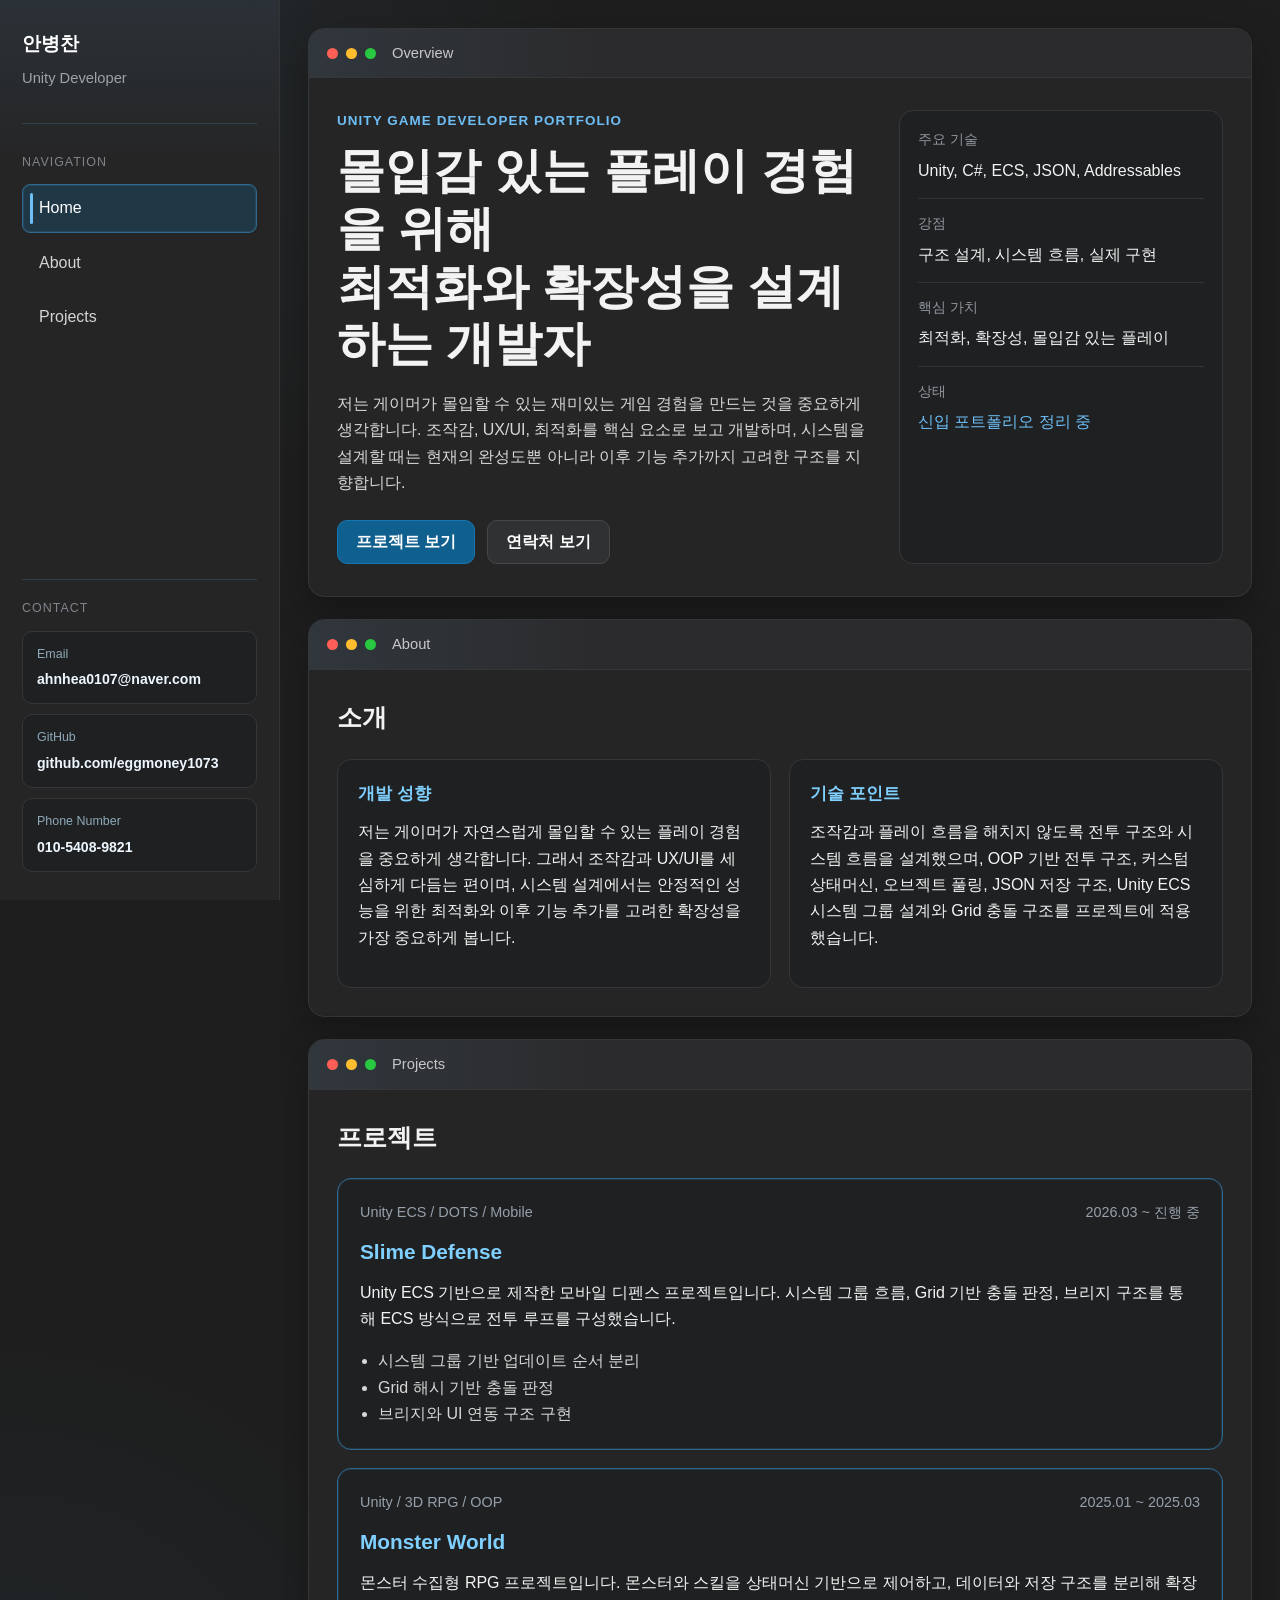
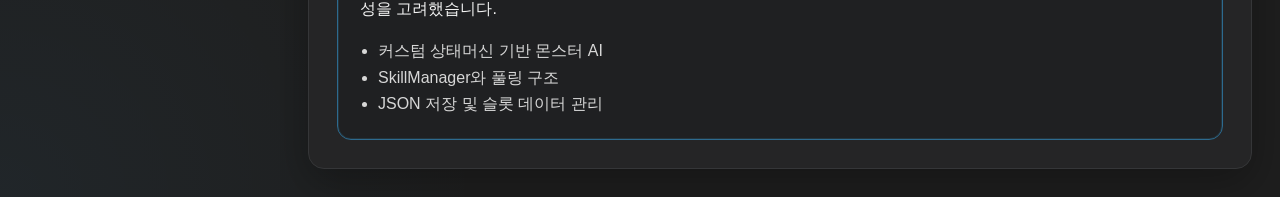
<file: index.html>
<!DOCTYPE html>
<html lang="ko">

<head>
    <meta charset="UTF-8" />
    <meta name="viewport" content="width=device-width, initial-scale=1.0" />
    <title>안병찬 | Unity Developer Portfolio</title>
    <meta name="description" content="Unity ECS 기반 구조 설계와 최적화를 중심으로 개발하는 게임 개발자 안병찬의 포트폴리오" />
    <link rel="stylesheet" href="style.css" />
</head>

<body>
    <div class="shell">
        <aside class="sidebar sidebar-fixed">
            <div class="sidebar-inner">
                <div class="sidebar-top">
                    <a class="brand" href="#home">안병찬</a>
                    <p class="brand-role">Unity Developer</p>
                </div>

                <nav class="nav-section">
                    <p class="nav-title">NAVIGATION</p>
                    <a href="#home" class="nav-link active">Home</a>
                    <a href="#about" class="nav-link">About</a>
                    <a href="#projects" class="nav-link">Projects</a>
                </nav>

                <div class="sidebar-footer-links">
                    <p class="nav-title">CONTACT</p>
                    <a class="side-contact-card" href="mailto:ahnhea0107@naver.com">
                        <span class="side-contact-label">Email</span>
                        <strong>ahnhea0107@naver.com</strong>
                    </a>
                    <a class="side-contact-card" href="https://github.com/eggmoney1073" target="_blank"
                        rel="noopener noreferrer">
                        <span class="side-contact-label">GitHub</span>
                        <strong>github.com/eggmoney1073</strong>
                    </a>
                    <a class="side-contact-card">
                        <span class="side-contact-label">Phone Number</span>
                        <strong>010-5408-9821</strong>
                    </a>
                </div>
            </div>
        </aside>

        <main class="main-panel">
            <header id="home" class="panel hero-panel scroll-section">
                <div class="panel-header">
                    <span class="window-dot red"></span>
                    <span class="window-dot yellow"></span>
                    <span class="window-dot green"></span>
                    <span class="panel-label">Overview</span>
                </div>

                <div class="hero-grid">
                    <div>
                        <p class="eyebrow">UNITY GAME DEVELOPER PORTFOLIO</p>
                        <h1>몰입감 있는 플레이 경험을 위해<br>최적화와 확장성을 설계하는 개발자</h1>
                        <p class="hero-text">
                            저는 게이머가 몰입할 수 있는 재미있는 게임 경험을 만드는 것을 중요하게 생각합니다.
                            조작감, UX/UI, 최적화를 핵심 요소로 보고 개발하며, 시스템을 설계할 때는 현재의 완성도뿐 아니라
                            이후 기능 추가까지 고려한 구조를 지향합니다.
                        </p>

                        <div class="hero-actions">
                            <a class="button primary" href="#projects">프로젝트 보기</a>
                            <a class="button" href="#contact">연락처 보기</a>
                        </div>
                    </div>

                    <div class="summary-box">
                        <div class="summary-row">
                            <span class="summary-key">주요 기술</span>
                            <span class="summary-value">Unity, C#, ECS, JSON, Addressables</span>
                        </div>
                        <div class="summary-row">
                            <span class="summary-key">강점</span>
                            <span class="summary-value">구조 설계, 시스템 흐름, 실제 구현</span>
                        </div>
                        <div class="summary-row">
                            <span class="summary-key">핵심 가치</span>
                            <span class="summary-value">최적화, 확장성, 몰입감 있는 플레이</span>
                        </div>
                        <div class="summary-row">
                            <span class="summary-key">상태</span>
                            <span class="summary-value accent">신입 포트폴리오 정리 중</span>
                        </div>
                    </div>
                </div>
            </header>

            <section id="about" class="panel scroll-section">
                <div class="panel-header">
                    <span class="window-dot red"></span>
                    <span class="window-dot yellow"></span>
                    <span class="window-dot green"></span>
                    <span class="panel-label">About</span>
                </div>

                <div class="section-block">
                    <h2>소개</h2>
                    <div class="info-grid two-col">
                        <article class="info-card">
                            <h3>개발 성향</h3>
                            <p>
                                저는 게이머가 자연스럽게 몰입할 수 있는 플레이 경험을 중요하게 생각합니다.
                                그래서 조작감과 UX/UI를 세심하게 다듬는 편이며, 시스템 설계에서는 안정적인 성능을 위한 최적화와
                                이후 기능 추가를 고려한 확장성을 가장 중요하게 봅니다.
                            </p>
                        </article>

                        <article class="info-card">
                            <h3>기술 포인트</h3>
                            <p>
                                조작감과 플레이 흐름을 해치지 않도록 전투 구조와 시스템 흐름을 설계했으며,
                                OOP 기반 전투 구조, 커스텀 상태머신, 오브젝트 풀링, JSON 저장 구조,
                                Unity ECS 시스템 그룹 설계와 Grid 충돌 구조를 프로젝트에 적용했습니다.
                            </p>
                        </article>
                    </div>
                </div>
            </section>

            <section id="projects" class="panel scroll-section">
                <div class="panel-header">
                    <span class="window-dot red"></span>
                    <span class="window-dot yellow"></span>
                    <span class="window-dot green"></span>
                    <span class="panel-label">Projects</span>
                </div>

                <div class="section-block">
                    <h2>프로젝트</h2>
                    <div class="project-list">
                        <a class="project-card project-card-main" href="projects/slime.html">
                            <div class="project-topline">
                                <span class="project-type">Unity ECS / DOTS / Mobile</span>
                                <span class="project-period">2026.03 ~ 진행 중</span>
                            </div>
                            <h3>Slime Defense</h3>
                            <p>
                                Unity ECS 기반으로 제작한 모바일 디펜스 프로젝트입니다.
                                시스템 그룹 흐름, Grid 기반 충돌 판정, 브리지 구조를 통해 ECS 방식으로 전투 루프를 구성했습니다.
                            </p>
                            <ul class="tag-list">
                                <li>시스템 그룹 기반 업데이트 순서 분리</li>
                                <li>Grid 해시 기반 충돌 판정</li>
                                <li>브리지와 UI 연동 구조 구현</li>
                            </ul>
                        </a>

                        <a class="project-card project-card-main" href="projects/monster.html">
                            <div class="project-topline">
                                <span class="project-type">Unity / 3D RPG / OOP</span>
                                <span class="project-period">2025.01 ~ 2025.03</span>
                            </div>
                            <h3>Monster World</h3>
                            <p>
                                몬스터 수집형 RPG 프로젝트입니다.
                                몬스터와 스킬을 상태머신 기반으로 제어하고, 데이터와 저장 구조를 분리해 확장성을 고려했습니다.
                            </p>
                            <ul class="tag-list">
                                <li>커스텀 상태머신 기반 몬스터 AI</li>
                                <li>SkillManager와 풀링 구조</li>
                                <li>JSON 저장 및 슬롯 데이터 관리</li>
                            </ul>
                        </a>

                        <!-- <a class="project-card project-card-main" href="projects/prison.html">
                            <div class="project-topline">
                                <span class="project-type">Unity / AI 협업 / Simulation</span>
                                <span class="project-period">5일</span>
                            </div>
                            <h3>Prison Resource Tycoon</h3>
                            <p>
                                AI를 활용해 설계부터 구현까지 진행한 자동화 기반 시뮬레이션 프로젝트입니다.
                                시스템 구조 설계와 요구사항 정의, 반복 개선 과정에 집중했습니다.
                            </p>
                            <ul class="tag-list">
                                <li>AI 협업 기반 시스템 설계</li>
                                <li>자동화 루프 구조 구현</li>
                                <li>요구사항 정의 및 반복 개선</li>
                            </ul>
                        </a>

                        <a class="project-card project-card-main" href="projects/uiproject.html">
                            <div class="project-topline">
                                <span class="project-type">Unity 6 / UGUI / Input System</span>
                                <span class="project-period">3일</span>
                            </div>
                            <h3>UI Project</h3>
                            <p>
                                게임 시작 이전 구간의 사용자 경험을 하나의 흐름으로 연결하는 데 집중한 UI 시스템 프로젝트입니다.
                                UI 입력과 인게임 입력이 서로 충돌하지 않도록 구조를 분리해 설계했습니다.
                            </p>
                            <ul class="tag-list">
                                <li>게임 시작 전 UX 흐름 분리 설계</li>
                                <li>UI 입력과 인게임 입력 상태 분리</li>
                                <li>팝업과 매니저 구조를 통한 확장성 확보</li>
                            </ul>
                        </a> -->
                    </div>
                </div>
            </section>
        </main>
    </div>

    <script>
        (function () {
            const navLinks = Array.from(document.querySelectorAll('.sidebar .nav-link'));
            const sections = navLinks.map(function (link) {
                return document.querySelector(link.getAttribute('href'));
            }).filter(Boolean);

            const setActiveLink = function (id) {
                navLinks.forEach(function (link) {
                    link.classList.toggle('active', link.getAttribute('href') === '#' + id);
                });
            };

            const updateActiveOnScroll = function () {
                if (sections.length === 0) {
                    return;
                }

                const probe = window.innerHeight * 0.32;
                let currentId = sections[0].id;

                for (let i = 0; i < sections.length; i++) {
                    const rect = sections[i].getBoundingClientRect();
                    if (rect.top - probe <= 0) {
                        currentId = sections[i].id;
                    }
                }

                const nearBottom = window.innerHeight + window.scrollY >= document.documentElement.scrollHeight - 8;
                if (nearBottom) {
                    currentId = sections[sections.length - 1].id;
                }

                setActiveLink(currentId);
            };

            let ticking = false;
            const requestUpdate = function () {
                if (ticking) {
                    return;
                }
                ticking = true;
                window.requestAnimationFrame(function () {
                    updateActiveOnScroll();
                    ticking = false;
                });
            };

            window.addEventListener('scroll', requestUpdate, { passive: true });
            window.addEventListener('resize', requestUpdate);

            navLinks.forEach(function (link) {
                link.addEventListener('click', function () {
                    const href = link.getAttribute('href');
                    if (href && href.charAt(0) === '#') {
                        setActiveLink(href.substring(1));
                    }
                });
            });

            updateActiveOnScroll();
        }());
    </script>
</body>

</html>
</file>
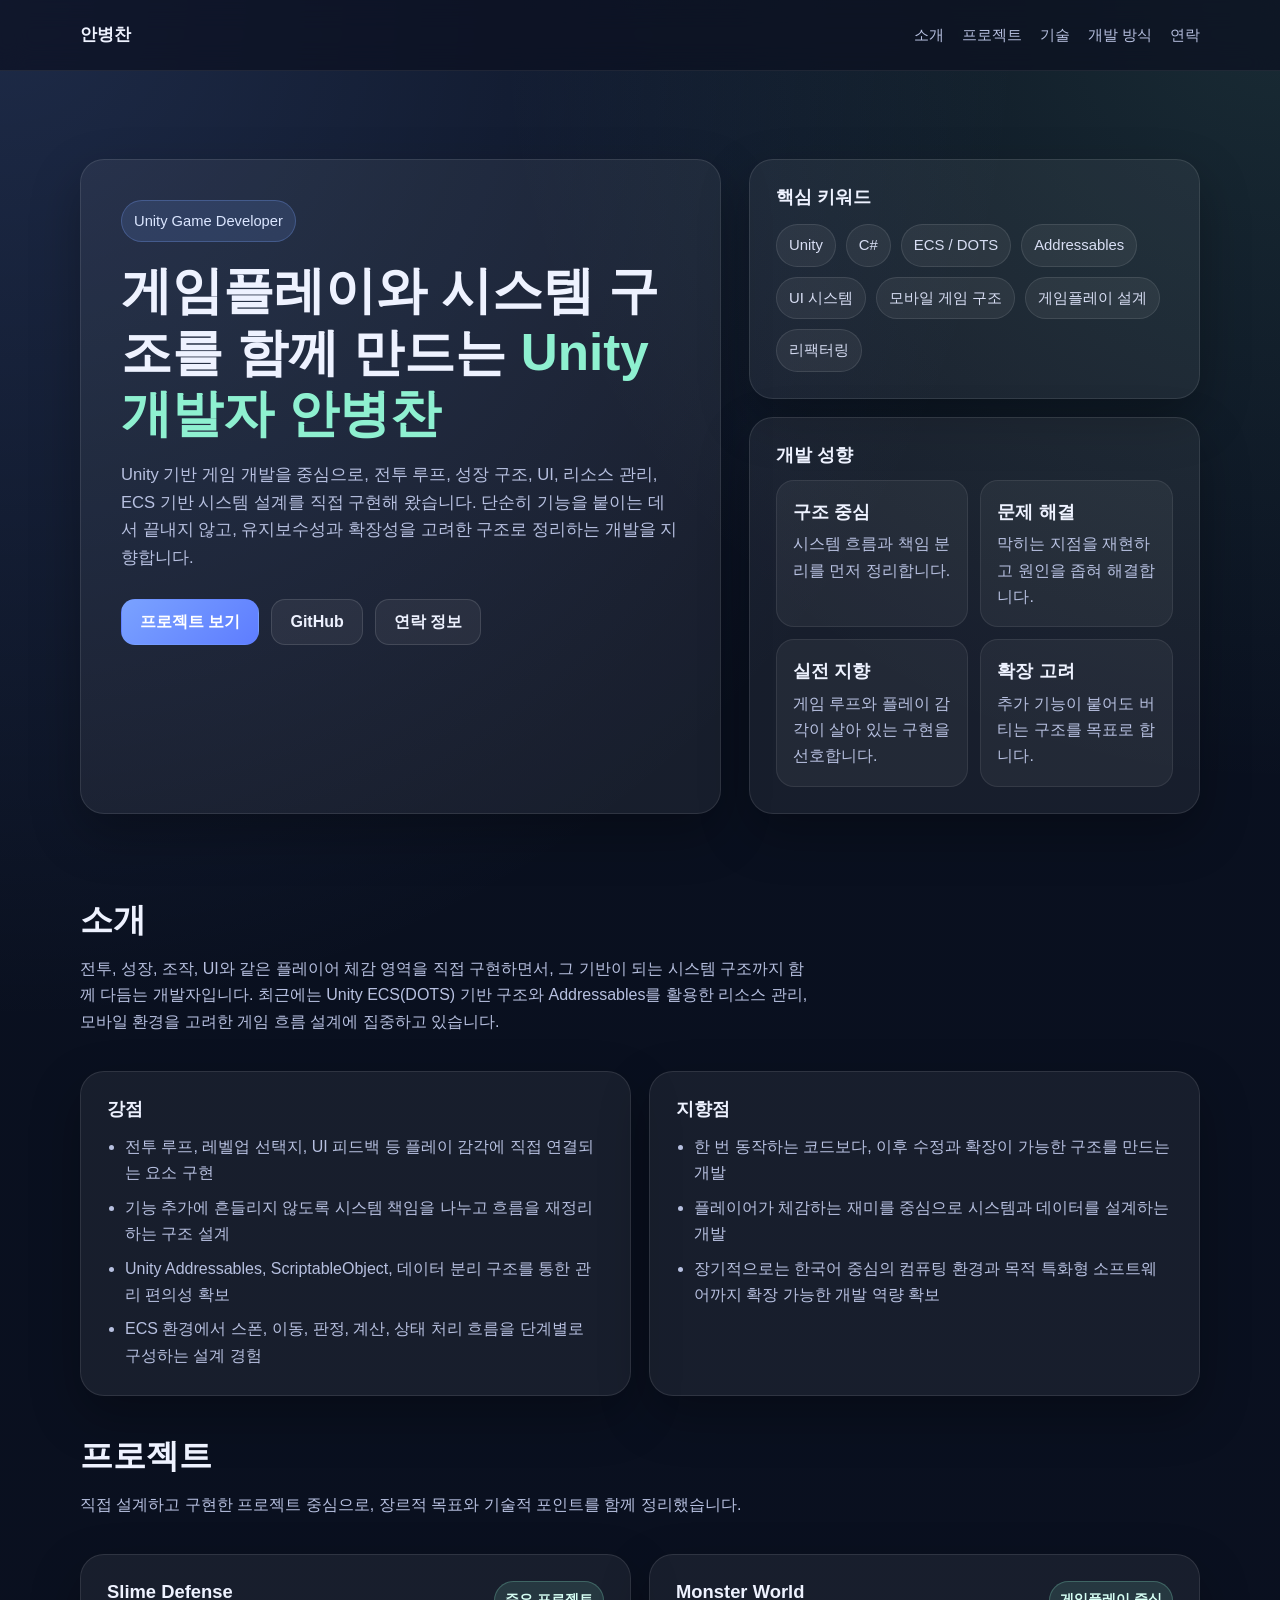
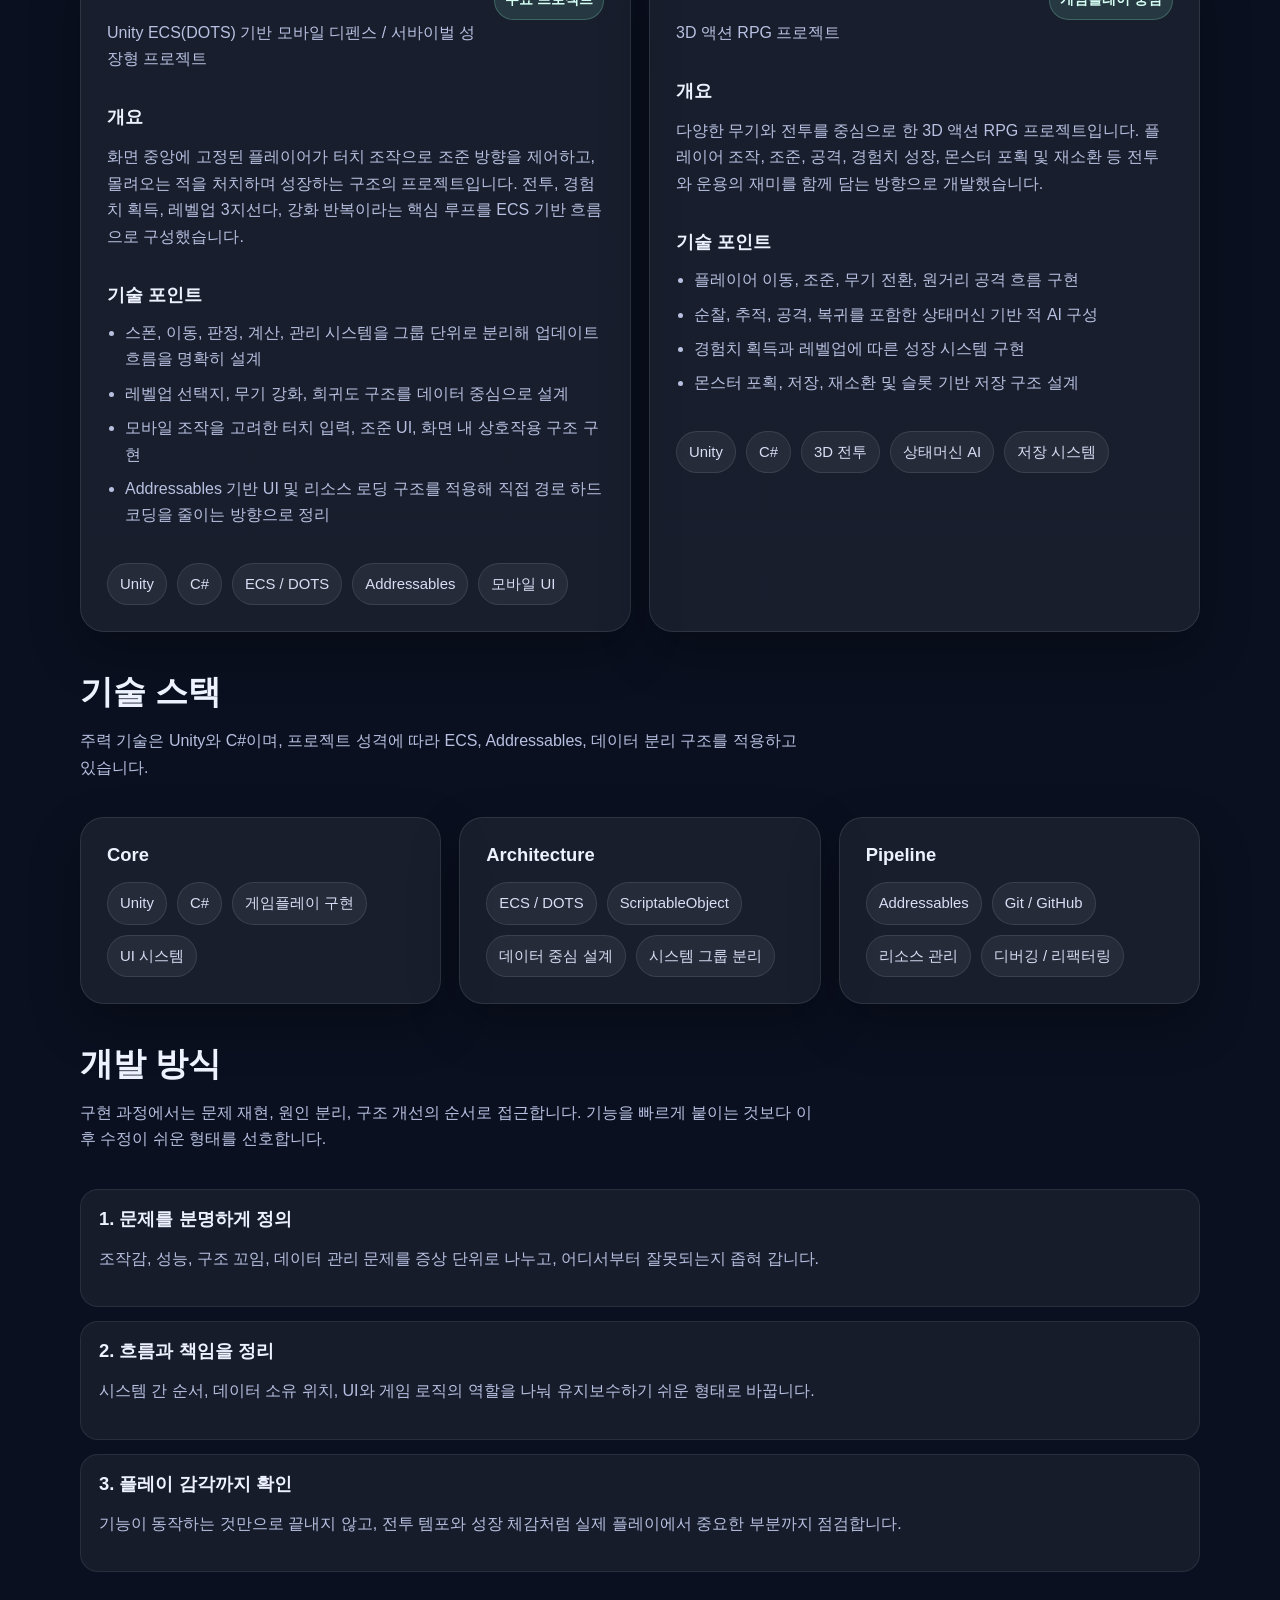
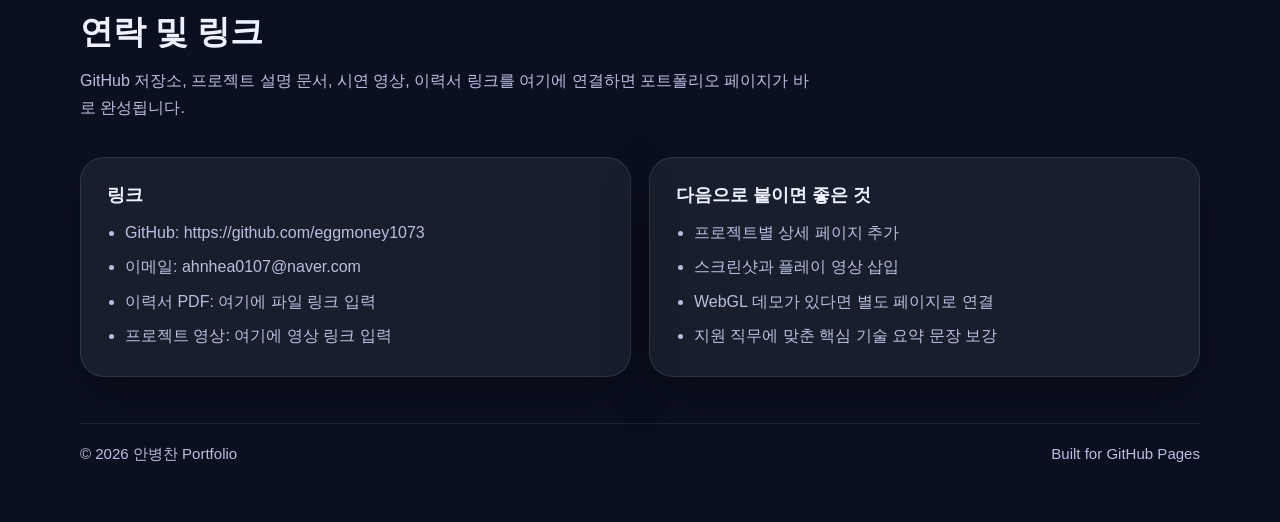
<file: Index.HTML>
<!doctype html>
<html lang="ko">
<head>
  <meta charset="utf-8">
  <meta name="viewport" content="width=device-width, initial-scale=1">
  <title>안병찬 | Unity Game Developer</title>
  <meta name="description" content="Unity 기반 게임 개발자 안병찬의 포트폴리오입니다. ECS(DOTS), Addressables, UI, 시스템 설계, 게임플레이 구현 경험을 정리했습니다.">
  <style>
    :root {
      --bg: #0b1020;
      --bg-soft: #121933;
      --card: rgba(255,255,255,0.06);
      --card-border: rgba(255,255,255,0.10);
      --text: #eef2ff;
      --text-soft: #b7c0e0;
      --accent: #7aa2ff;
      --accent-2: #8ef0d0;
      --shadow: 0 20px 50px rgba(0,0,0,0.28);
      --max: 1120px;
    }

    * { box-sizing: border-box; }
    html { scroll-behavior: smooth; }
    body {
      margin: 0;
      font-family: "Segoe UI", "Noto Sans KR", "Malgun Gothic", sans-serif;
      background:
        radial-gradient(circle at top left, rgba(122,162,255,0.18), transparent 26%),
        radial-gradient(circle at top right, rgba(142,240,208,0.12), transparent 20%),
        linear-gradient(180deg, #09101f 0%, #0b1020 100%);
      color: var(--text);
      line-height: 1.65;
    }

    a { color: inherit; text-decoration: none; }
    img { max-width: 100%; display: block; }

    .wrap {
      width: min(var(--max), calc(100% - 32px));
      margin: 0 auto;
    }

    .nav {
      position: sticky;
      top: 0;
      z-index: 20;
      backdrop-filter: blur(14px);
      background: rgba(11,16,32,0.68);
      border-bottom: 1px solid rgba(255,255,255,0.08);
    }

    .nav-inner {
      display: flex;
      align-items: center;
      justify-content: space-between;
      min-height: 70px;
      gap: 16px;
    }

    .brand {
      font-weight: 800;
      font-size: 1.05rem;
      letter-spacing: 0.2px;
    }

    .menu {
      display: flex;
      gap: 18px;
      flex-wrap: wrap;
      color: var(--text-soft);
      font-size: 0.96rem;
    }

    .menu a:hover { color: var(--text); }

    .hero {
      padding: 88px 0 64px;
    }

    .hero-grid {
      display: grid;
      grid-template-columns: 1.35fr 0.95fr;
      gap: 28px;
      align-items: stretch;
    }

    .hero-card,
    .card {
      background: var(--card);
      border: 1px solid var(--card-border);
      border-radius: 24px;
      box-shadow: var(--shadow);
    }

    .hero-card {
      padding: 40px;
    }

    .eyebrow {
      display: inline-flex;
      align-items: center;
      gap: 8px;
      padding: 8px 12px;
      border-radius: 999px;
      background: rgba(122,162,255,0.14);
      border: 1px solid rgba(122,162,255,0.28);
      color: #dbe6ff;
      font-size: 0.92rem;
      margin-bottom: 18px;
    }

    h1, h2, h3 { margin: 0 0 14px; line-height: 1.2; }
    h1 { font-size: clamp(2rem, 4vw, 3.4rem); }
    h2 { font-size: clamp(1.45rem, 2.6vw, 2.1rem); }
    h3 { font-size: 1.15rem; }

    .lead {
      color: var(--text-soft);
      font-size: 1.04rem;
      max-width: 48rem;
      margin-bottom: 24px;
    }

    .accent {
      color: var(--accent-2);
      font-weight: 700;
    }

    .cta {
      display: flex;
      flex-wrap: wrap;
      gap: 12px;
      margin-top: 28px;
    }

    .btn {
      display: inline-flex;
      align-items: center;
      justify-content: center;
      min-height: 46px;
      padding: 0 18px;
      border-radius: 14px;
      border: 1px solid rgba(255,255,255,0.12);
      background: rgba(255,255,255,0.06);
      color: var(--text);
      font-weight: 600;
      transition: transform 0.18s ease, background 0.18s ease, border-color 0.18s ease;
    }

    .btn:hover {
      transform: translateY(-1px);
      background: rgba(255,255,255,0.1);
      border-color: rgba(255,255,255,0.22);
    }

    .btn.primary {
      background: linear-gradient(135deg, var(--accent), #5e7dff);
      border-color: transparent;
      color: white;
    }

    .hero-side {
      display: grid;
      gap: 18px;
    }

    .mini-card {
      padding: 24px;
    }

    .stat-grid {
      display: grid;
      grid-template-columns: repeat(2, 1fr);
      gap: 12px;
      margin-top: 10px;
    }

    .stat {
      padding: 16px;
      border-radius: 18px;
      background: rgba(255,255,255,0.05);
      border: 1px solid rgba(255,255,255,0.08);
    }

    .stat strong {
      display: block;
      font-size: 1.15rem;
      margin-bottom: 4px;
    }

    .section {
      padding: 22px 0 18px;
    }

    .section-head {
      display: flex;
      justify-content: space-between;
      align-items: end;
      gap: 20px;
      margin-bottom: 20px;
    }

    .section-copy {
      color: var(--text-soft);
      max-width: 46rem;
    }

    .grid-2,
    .grid-3 {
      display: grid;
      gap: 18px;
    }

    .grid-2 { grid-template-columns: repeat(2, 1fr); }
    .grid-3 { grid-template-columns: repeat(3, 1fr); }

    .card {
      padding: 26px;
    }

    .chip-wrap {
      display: flex;
      flex-wrap: wrap;
      gap: 10px;
      margin-top: 16px;
    }

    .chip {
      padding: 8px 12px;
      border-radius: 999px;
      background: rgba(255,255,255,0.06);
      border: 1px solid rgba(255,255,255,0.1);
      color: #d8def4;
      font-size: 0.93rem;
    }

    .project-card {
      display: flex;
      flex-direction: column;
      gap: 18px;
    }

    .project-top {
      display: flex;
      justify-content: space-between;
      align-items: start;
      gap: 14px;
    }

    .badge {
      white-space: nowrap;
      padding: 7px 10px;
      border-radius: 999px;
      background: rgba(142,240,208,0.12);
      border: 1px solid rgba(142,240,208,0.24);
      color: #d6fff4;
      font-size: 0.86rem;
      font-weight: 700;
    }

    .muted {
      color: var(--text-soft);
    }

    .list {
      margin: 0;
      padding-left: 18px;
      color: var(--text-soft);
    }

    .list li + li { margin-top: 8px; }

    .timeline {
      display: grid;
      gap: 14px;
    }

    .timeline-item {
      padding: 18px;
      border-radius: 18px;
      background: rgba(255,255,255,0.05);
      border: 1px solid rgba(255,255,255,0.08);
    }

    .footer {
      padding: 28px 0 56px;
      color: var(--text-soft);
      font-size: 0.94rem;
    }

    .footer-box {
      display: flex;
      justify-content: space-between;
      gap: 16px;
      flex-wrap: wrap;
      padding-top: 18px;
      border-top: 1px solid rgba(255,255,255,0.08);
    }

    @media (max-width: 980px) {
      .hero-grid,
      .grid-2,
      .grid-3 {
        grid-template-columns: 1fr;
      }

      .hero-card { padding: 28px; }
      .nav-inner { padding: 8px 0; }
    }

    @media (max-width: 640px) {
      .hero { padding-top: 64px; }
      .menu { gap: 12px; font-size: 0.9rem; }
      .hero-card, .card { border-radius: 20px; }
      .stat-grid { grid-template-columns: 1fr; }
    }
  </style>
</head>
<body>
  <header class="nav">
    <div class="wrap nav-inner">
      <a class="brand" href="#top">안병찬</a>
      <nav class="menu">
        <a href="#about">소개</a>
        <a href="#projects">프로젝트</a>
        <a href="#skills">기술</a>
        <a href="#approach">개발 방식</a>
        <a href="#contact">연락</a>
      </nav>
    </div>
  </header>

  <main id="top">
    <section class="hero">
      <div class="wrap hero-grid">
        <div class="hero-card">
          <div class="eyebrow">Unity Game Developer</div>
          <h1>게임플레이와 시스템 구조를 함께 만드는 <span class="accent">Unity 개발자 안병찬</span></h1>
          <p class="lead">
            Unity 기반 게임 개발을 중심으로, 전투 루프, 성장 구조, UI, 리소스 관리, ECS 기반 시스템 설계를 직접 구현해 왔습니다.
            단순히 기능을 붙이는 데서 끝내지 않고, 유지보수성과 확장성을 고려한 구조로 정리하는 개발을 지향합니다.
          </p>
          <div class="cta">
            <a class="btn primary" href="#projects">프로젝트 보기</a>
            <a class="btn" href="https://github.com/eggmoney1073" target="_blank" rel="noreferrer">GitHub</a>
            <a class="btn" href="#contact">연락 정보</a>
          </div>
        </div>

        <div class="hero-side">
          <div class="card mini-card">
            <h3>핵심 키워드</h3>
            <div class="chip-wrap">
              <span class="chip">Unity</span>
              <span class="chip">C#</span>
              <span class="chip">ECS / DOTS</span>
              <span class="chip">Addressables</span>
              <span class="chip">UI 시스템</span>
              <span class="chip">모바일 게임 구조</span>
              <span class="chip">게임플레이 설계</span>
              <span class="chip">리팩터링</span>
            </div>
          </div>

          <div class="card mini-card">
            <h3>개발 성향</h3>
            <div class="stat-grid">
              <div class="stat">
                <strong>구조 중심</strong>
                <span class="muted">시스템 흐름과 책임 분리를 먼저 정리합니다.</span>
              </div>
              <div class="stat">
                <strong>문제 해결</strong>
                <span class="muted">막히는 지점을 재현하고 원인을 좁혀 해결합니다.</span>
              </div>
              <div class="stat">
                <strong>실전 지향</strong>
                <span class="muted">게임 루프와 플레이 감각이 살아 있는 구현을 선호합니다.</span>
              </div>
              <div class="stat">
                <strong>확장 고려</strong>
                <span class="muted">추가 기능이 붙어도 버티는 구조를 목표로 합니다.</span>
              </div>
            </div>
          </div>
        </div>
      </div>
    </section>

    <section id="about" class="section">
      <div class="wrap">
        <div class="section-head">
          <div>
            <h2>소개</h2>
            <p class="section-copy">
              전투, 성장, 조작, UI와 같은 플레이어 체감 영역을 직접 구현하면서, 그 기반이 되는 시스템 구조까지 함께 다듬는 개발자입니다.
              최근에는 Unity ECS(DOTS) 기반 구조와 Addressables를 활용한 리소스 관리, 모바일 환경을 고려한 게임 흐름 설계에 집중하고 있습니다.
            </p>
          </div>
        </div>

        <div class="grid-2">
          <article class="card">
            <h3>강점</h3>
            <ul class="list">
              <li>전투 루프, 레벨업 선택지, UI 피드백 등 플레이 감각에 직접 연결되는 요소 구현</li>
              <li>기능 추가에 흔들리지 않도록 시스템 책임을 나누고 흐름을 재정리하는 구조 설계</li>
              <li>Unity Addressables, ScriptableObject, 데이터 분리 구조를 통한 관리 편의성 확보</li>
              <li>ECS 환경에서 스폰, 이동, 판정, 계산, 상태 처리 흐름을 단계별로 구성하는 설계 경험</li>
            </ul>
          </article>

          <article class="card">
            <h3>지향점</h3>
            <ul class="list">
              <li>한 번 동작하는 코드보다, 이후 수정과 확장이 가능한 구조를 만드는 개발</li>
              <li>플레이어가 체감하는 재미를 중심으로 시스템과 데이터를 설계하는 개발</li>
              <li>장기적으로는 한국어 중심의 컴퓨팅 환경과 목적 특화형 소프트웨어까지 확장 가능한 개발 역량 확보</li>
            </ul>
          </article>
        </div>
      </div>
    </section>

    <section id="projects" class="section">
      <div class="wrap">
        <div class="section-head">
          <div>
            <h2>프로젝트</h2>
            <p class="section-copy">
              직접 설계하고 구현한 프로젝트 중심으로, 장르적 목표와 기술적 포인트를 함께 정리했습니다.
            </p>
          </div>
        </div>

        <div class="grid-2">
          <article class="card project-card">
            <div class="project-top">
              <div>
                <h3>Slime Defense</h3>
                <p class="muted">Unity ECS(DOTS) 기반 모바일 디펜스 / 서바이벌 성장형 프로젝트</p>
              </div>
              <span class="badge">주요 프로젝트</span>
            </div>

            <div>
              <h3>개요</h3>
              <p class="muted">
                화면 중앙에 고정된 플레이어가 터치 조작으로 조준 방향을 제어하고, 몰려오는 적을 처치하며 성장하는 구조의 프로젝트입니다.
                전투, 경험치 획득, 레벨업 3지선다, 강화 반복이라는 핵심 루프를 ECS 기반 흐름으로 구성했습니다.
              </p>
            </div>

            <div>
              <h3>기술 포인트</h3>
              <ul class="list">
                <li>스폰, 이동, 판정, 계산, 관리 시스템을 그룹 단위로 분리해 업데이트 흐름을 명확히 설계</li>
                <li>레벨업 선택지, 무기 강화, 희귀도 구조를 데이터 중심으로 설계</li>
                <li>모바일 조작을 고려한 터치 입력, 조준 UI, 화면 내 상호작용 구조 구현</li>
                <li>Addressables 기반 UI 및 리소스 로딩 구조를 적용해 직접 경로 하드코딩을 줄이는 방향으로 정리</li>
              </ul>
            </div>

            <div class="chip-wrap">
              <span class="chip">Unity</span>
              <span class="chip">C#</span>
              <span class="chip">ECS / DOTS</span>
              <span class="chip">Addressables</span>
              <span class="chip">모바일 UI</span>
            </div>
          </article>

          <article class="card project-card">
            <div class="project-top">
              <div>
                <h3>Monster World</h3>
                <p class="muted">3D 액션 RPG 프로젝트</p>
              </div>
              <span class="badge">게임플레이 중심</span>
            </div>

            <div>
              <h3>개요</h3>
              <p class="muted">
                다양한 무기와 전투를 중심으로 한 3D 액션 RPG 프로젝트입니다.
                플레이어 조작, 조준, 공격, 경험치 성장, 몬스터 포획 및 재소환 등 전투와 운용의 재미를 함께 담는 방향으로 개발했습니다.
              </p>
            </div>

            <div>
              <h3>기술 포인트</h3>
              <ul class="list">
                <li>플레이어 이동, 조준, 무기 전환, 원거리 공격 흐름 구현</li>
                <li>순찰, 추적, 공격, 복귀를 포함한 상태머신 기반 적 AI 구성</li>
                <li>경험치 획득과 레벨업에 따른 성장 시스템 구현</li>
                <li>몬스터 포획, 저장, 재소환 및 슬롯 기반 저장 구조 설계</li>
              </ul>
            </div>

            <div class="chip-wrap">
              <span class="chip">Unity</span>
              <span class="chip">C#</span>
              <span class="chip">3D 전투</span>
              <span class="chip">상태머신 AI</span>
              <span class="chip">저장 시스템</span>
            </div>
          </article>
        </div>
      </div>
    </section>

    <section id="skills" class="section">
      <div class="wrap">
        <div class="section-head">
          <div>
            <h2>기술 스택</h2>
            <p class="section-copy">
              주력 기술은 Unity와 C#이며, 프로젝트 성격에 따라 ECS, Addressables, 데이터 분리 구조를 적용하고 있습니다.
            </p>
          </div>
        </div>

        <div class="grid-3">
          <article class="card">
            <h3>Core</h3>
            <div class="chip-wrap">
              <span class="chip">Unity</span>
              <span class="chip">C#</span>
              <span class="chip">게임플레이 구현</span>
              <span class="chip">UI 시스템</span>
            </div>
          </article>

          <article class="card">
            <h3>Architecture</h3>
            <div class="chip-wrap">
              <span class="chip">ECS / DOTS</span>
              <span class="chip">ScriptableObject</span>
              <span class="chip">데이터 중심 설계</span>
              <span class="chip">시스템 그룹 분리</span>
            </div>
          </article>

          <article class="card">
            <h3>Pipeline</h3>
            <div class="chip-wrap">
              <span class="chip">Addressables</span>
              <span class="chip">Git / GitHub</span>
              <span class="chip">리소스 관리</span>
              <span class="chip">디버깅 / 리팩터링</span>
            </div>
          </article>
        </div>
      </div>
    </section>

    <section id="approach" class="section">
      <div class="wrap">
        <div class="section-head">
          <div>
            <h2>개발 방식</h2>
            <p class="section-copy">
              구현 과정에서는 문제 재현, 원인 분리, 구조 개선의 순서로 접근합니다. 기능을 빠르게 붙이는 것보다 이후 수정이 쉬운 형태를 선호합니다.
            </p>
          </div>
        </div>

        <div class="timeline">
          <div class="timeline-item">
            <h3>1. 문제를 분명하게 정의</h3>
            <p class="muted">조작감, 성능, 구조 꼬임, 데이터 관리 문제를 증상 단위로 나누고, 어디서부터 잘못되는지 좁혀 갑니다.</p>
          </div>
          <div class="timeline-item">
            <h3>2. 흐름과 책임을 정리</h3>
            <p class="muted">시스템 간 순서, 데이터 소유 위치, UI와 게임 로직의 역할을 나눠 유지보수하기 쉬운 형태로 바꿉니다.</p>
          </div>
          <div class="timeline-item">
            <h3>3. 플레이 감각까지 확인</h3>
            <p class="muted">기능이 동작하는 것만으로 끝내지 않고, 전투 템포와 성장 체감처럼 실제 플레이에서 중요한 부분까지 점검합니다.</p>
          </div>
        </div>
      </div>
    </section>

    <section id="contact" class="section">
      <div class="wrap">
        <div class="section-head">
          <div>
            <h2>연락 및 링크</h2>
            <p class="section-copy">
              GitHub 저장소, 프로젝트 설명 문서, 시연 영상, 이력서 링크를 여기에 연결하면 포트폴리오 페이지가 바로 완성됩니다.
            </p>
          </div>
        </div>

        <div class="grid-2">
          <article class="card">
            <h3>링크</h3>
            <ul class="list">
              <li>GitHub: <a href="https://github.com/eggmoney1073" target="_blank" rel="noreferrer">https://github.com/eggmoney1073</a></li>
              <li>이메일: ahnhea0107@naver.com</li>
              <li>이력서 PDF: 여기에 파일 링크 입력</li>
              <li>프로젝트 영상: 여기에 영상 링크 입력</li>
            </ul>
          </article>

          <article class="card">
            <h3>다음으로 붙이면 좋은 것</h3>
            <ul class="list">
              <li>프로젝트별 상세 페이지 추가</li>
              <li>스크린샷과 플레이 영상 삽입</li>
              <li>WebGL 데모가 있다면 별도 페이지로 연결</li>
              <li>지원 직무에 맞춘 핵심 기술 요약 문장 보강</li>
            </ul>
          </article>
        </div>
      </div>
    </section>
  </main>

  <footer class="footer">
    <div class="wrap footer-box">
      <span>© 2026 안병찬 Portfolio</span>
      <span>Built for GitHub Pages</span>
    </div>
  </footer>
</body>
</html>
</file>
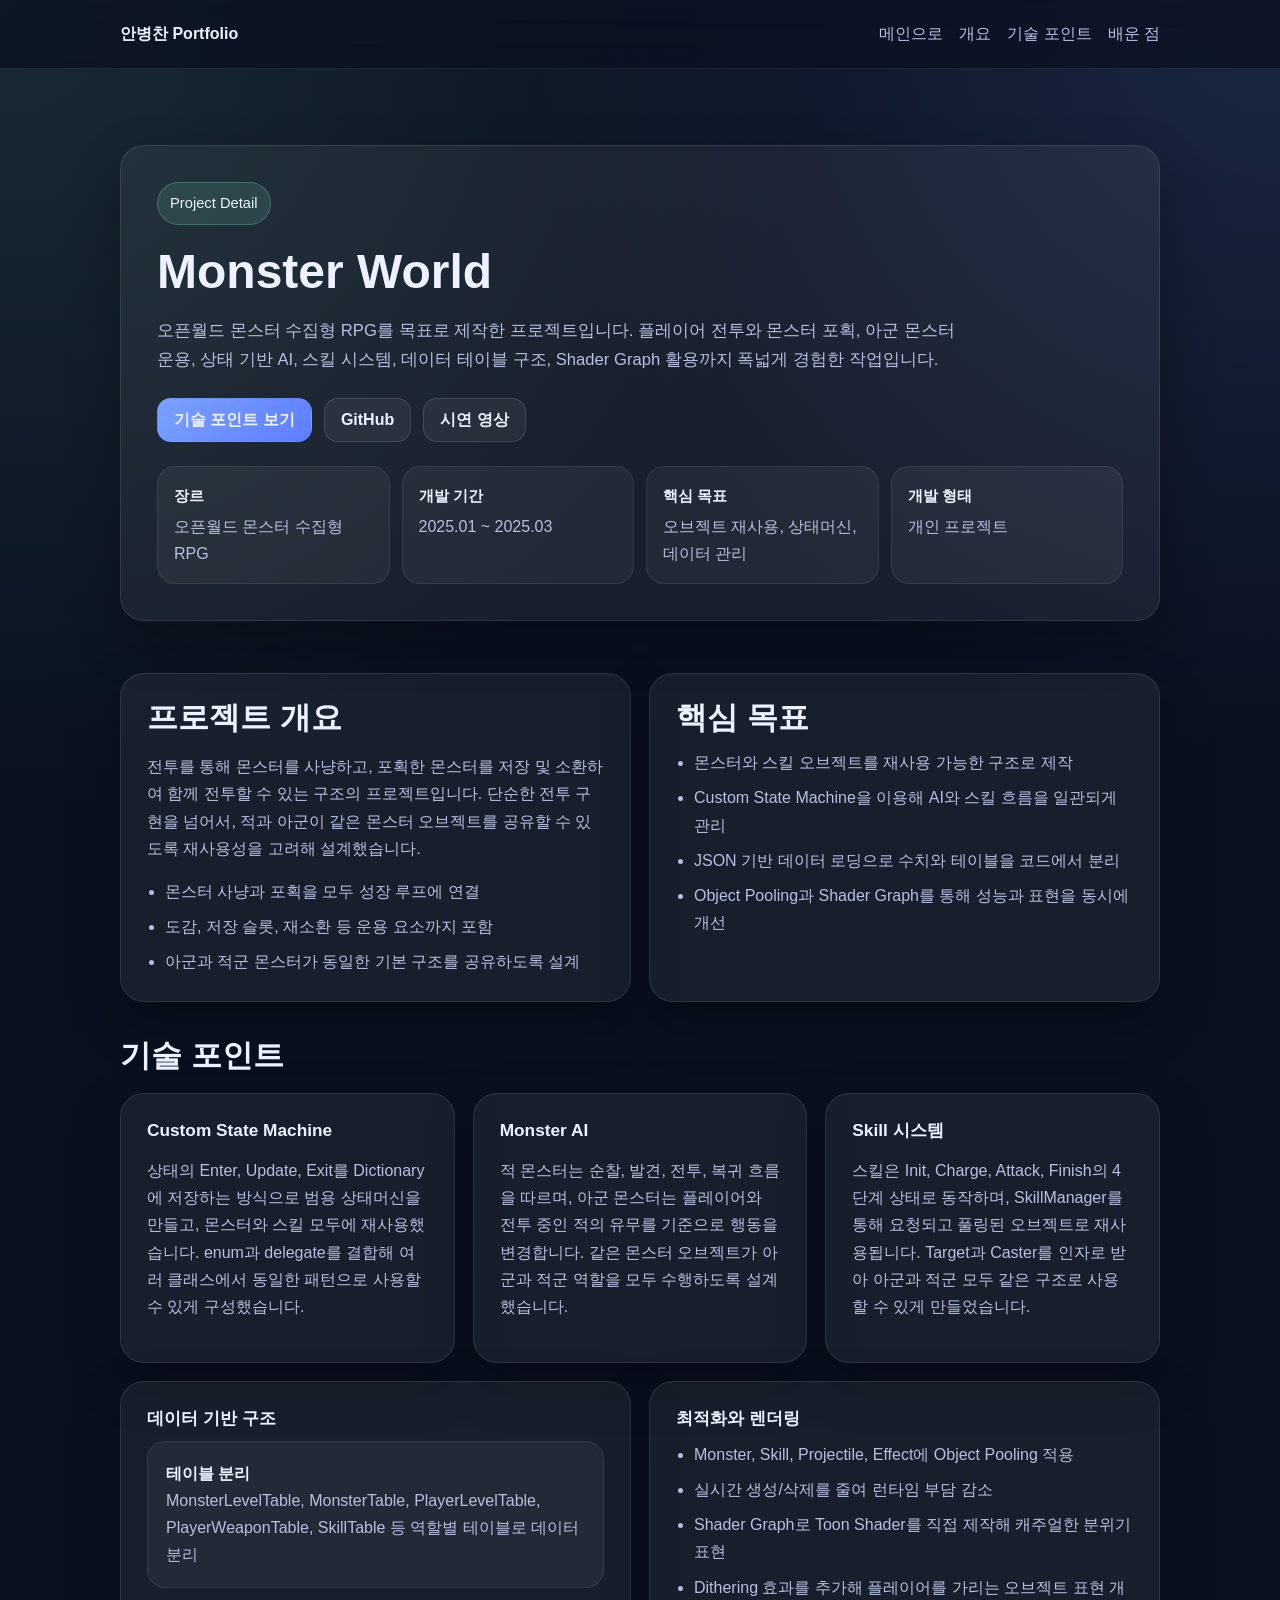
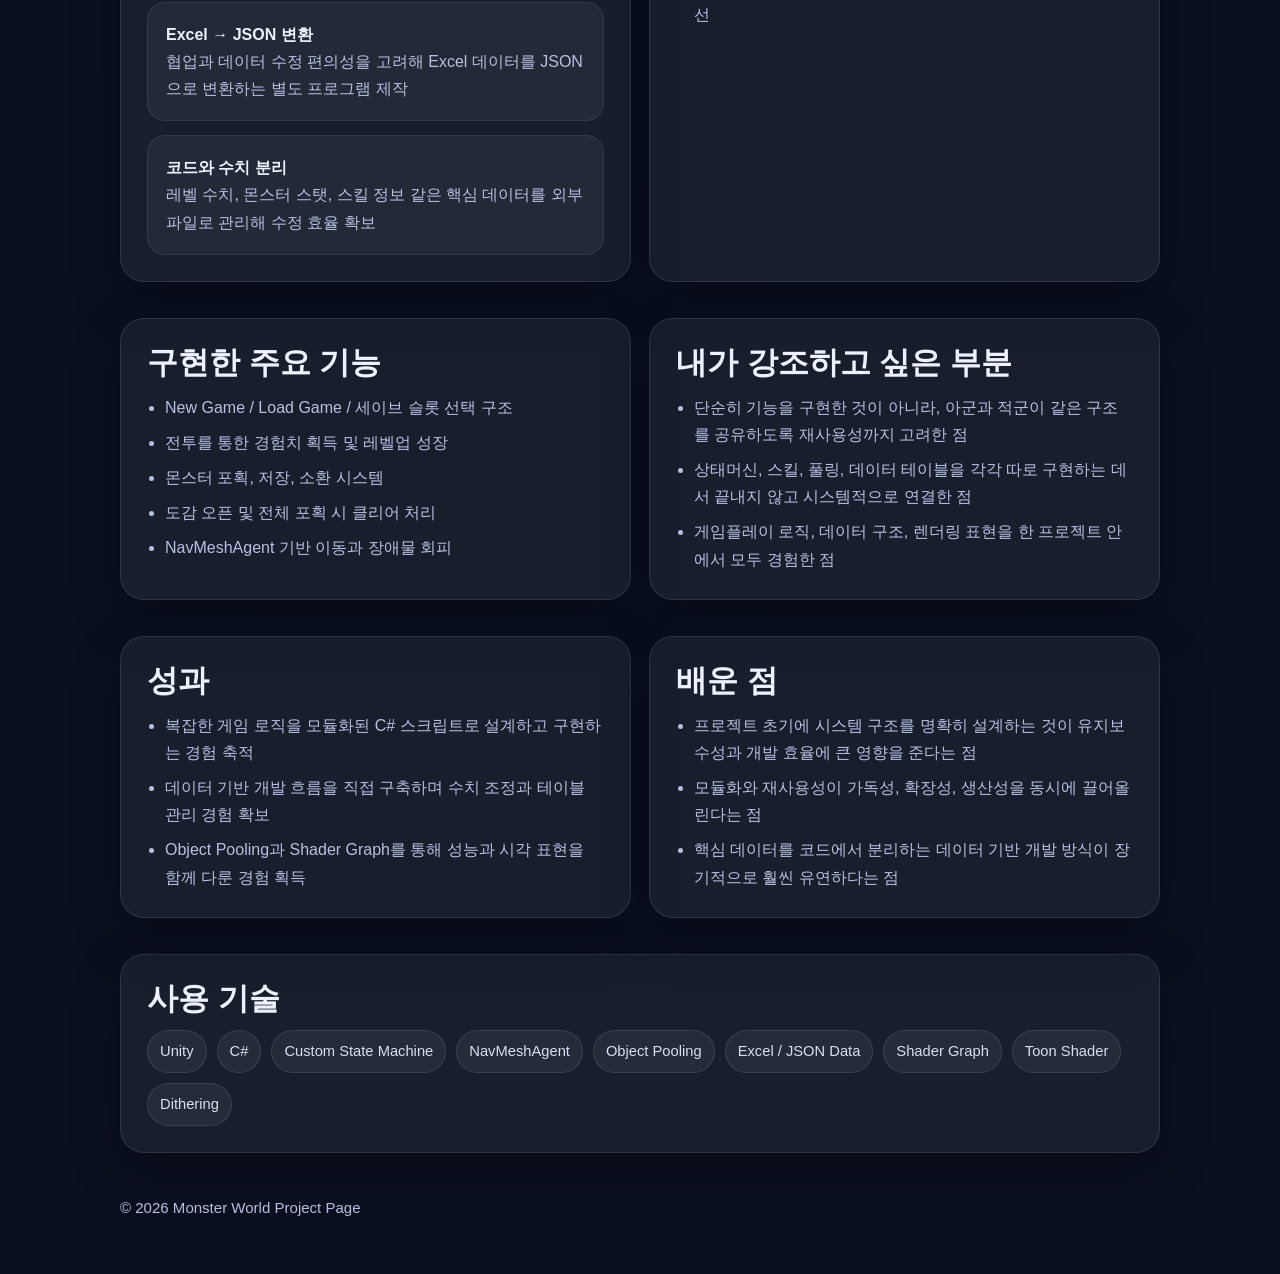
<file: projects/Monster.html>
<!doctype html>
<html lang="ko">
<head>
  <meta charset="utf-8">
  <meta name="viewport" content="width=device-width, initial-scale=1">
  <title>Monster World | 안병찬 Portfolio</title>
  <meta name="description" content="Monster World 프로젝트의 포트폴리오 상세 페이지입니다. 몬스터 AI, 스킬, 풀링, JSON 데이터 구조, Shader Graph 작업을 정리했습니다.">
  <style>
    :root {
      --bg: #0b1020;
      --bg-soft: #121933;
      --card: rgba(255,255,255,0.06);
      --card-border: rgba(255,255,255,0.10);
      --text: #eef2ff;
      --text-soft: #b7c0e0;
      --accent: #7aa2ff;
      --accent-2: #8ef0d0;
      --shadow: 0 20px 50px rgba(0,0,0,0.28);
      --max: 1040px;
    }

    * { box-sizing: border-box; }
    body {
      margin: 0;
      font-family: "Segoe UI", "Noto Sans KR", "Malgun Gothic", sans-serif;
      background:
        radial-gradient(circle at top left, rgba(142,240,208,0.12), transparent 26%),
        radial-gradient(circle at top right, rgba(122,162,255,0.16), transparent 24%),
        linear-gradient(180deg, #09101f 0%, #0b1020 100%);
      color: var(--text);
      line-height: 1.7;
    }

    a { color: inherit; text-decoration: none; }
    .wrap { width: min(var(--max), calc(100% - 32px)); margin: 0 auto; }

    .nav {
      position: sticky;
      top: 0;
      z-index: 20;
      background: rgba(11,16,32,0.72);
      backdrop-filter: blur(14px);
      border-bottom: 1px solid rgba(255,255,255,0.08);
    }

    .nav-inner {
      min-height: 68px;
      display: flex;
      align-items: center;
      justify-content: space-between;
      gap: 16px;
    }

    .brand { font-weight: 800; }
    .menu { display: flex; gap: 16px; flex-wrap: wrap; color: var(--text-soft); }
    .menu a:hover { color: var(--text); }

    .hero { padding: 76px 0 34px; }
    .hero-card, .card {
      background: var(--card);
      border: 1px solid var(--card-border);
      border-radius: 24px;
      box-shadow: var(--shadow);
    }

    .hero-card { padding: 36px; }
    .eyebrow {
      display: inline-block;
      padding: 8px 12px;
      border-radius: 999px;
      font-size: 0.92rem;
      background: rgba(142,240,208,0.12);
      border: 1px solid rgba(142,240,208,0.24);
      margin-bottom: 18px;
    }

    h1, h2, h3 { margin: 0 0 12px; line-height: 1.2; }
    h1 { font-size: clamp(2rem, 4vw, 3rem); }
    h2 { font-size: clamp(1.35rem, 2.4vw, 2rem); }
    h3 { font-size: 1.08rem; }

    .lead, .muted { color: var(--text-soft); }
    .lead { font-size: 1.04rem; max-width: 50rem; }

    .cta { display: flex; flex-wrap: wrap; gap: 12px; margin-top: 24px; }
    .btn {
      min-height: 44px;
      display: inline-flex;
      align-items: center;
      justify-content: center;
      padding: 0 16px;
      border-radius: 14px;
      border: 1px solid rgba(255,255,255,0.12);
      background: rgba(255,255,255,0.06);
      font-weight: 600;
    }

    .btn.primary {
      background: linear-gradient(135deg, var(--accent), #5e7dff);
      border-color: transparent;
    }

    .meta {
      margin-top: 24px;
      display: grid;
      grid-template-columns: repeat(4, 1fr);
      gap: 12px;
    }

    .meta-item {
      padding: 16px;
      border-radius: 18px;
      background: rgba(255,255,255,0.05);
      border: 1px solid rgba(255,255,255,0.08);
    }

    .meta-item strong {
      display: block;
      margin-bottom: 4px;
      font-size: 0.96rem;
    }

    .section { padding: 18px 0; }
    .section-head { margin-bottom: 18px; }
    .card { padding: 26px; }

    .grid-2, .grid-3 { display: grid; gap: 18px; }
    .grid-2 { grid-template-columns: repeat(2, 1fr); }
    .grid-3 { grid-template-columns: repeat(3, 1fr); }

    .chip-wrap { display: flex; flex-wrap: wrap; gap: 10px; }
    .chip {
      padding: 8px 12px;
      border-radius: 999px;
      background: rgba(255,255,255,0.06);
      border: 1px solid rgba(255,255,255,0.1);
      color: #d8def4;
      font-size: 0.92rem;
    }

    .list { margin: 0; padding-left: 18px; color: var(--text-soft); }
    .list li + li { margin-top: 8px; }

    .feature { display: grid; gap: 14px; }
    .feature-item {
      padding: 18px;
      border-radius: 18px;
      background: rgba(255,255,255,0.05);
      border: 1px solid rgba(255,255,255,0.08);
    }

    .footer { padding: 24px 0 54px; color: var(--text-soft); font-size: 0.94rem; }

    @media (max-width: 920px) {
      .meta, .grid-2, .grid-3 { grid-template-columns: 1fr; }
    }
  </style>
</head>
<body>
  <header class="nav">
    <div class="wrap nav-inner">
      <a class="brand" href="../index.html">안병찬 Portfolio</a>
      <nav class="menu">
        <a href="../index.html">메인으로</a>
        <a href="#overview">개요</a>
        <a href="#tech">기술 포인트</a>
        <a href="#learned">배운 점</a>
      </nav>
    </div>
  </header>

  <main>
    <section class="hero">
      <div class="wrap">
        <div class="hero-card">
          <div class="eyebrow">Project Detail</div>
          <h1>Monster World</h1>
          <p class="lead">
            오픈월드 몬스터 수집형 RPG를 목표로 제작한 프로젝트입니다. 플레이어 전투와 몬스터 포획, 아군 몬스터 운용,
            상태 기반 AI, 스킬 시스템, 데이터 테이블 구조, Shader Graph 활용까지 폭넓게 경험한 작업입니다.
          </p>
          <div class="cta">
            <a class="btn primary" href="#tech">기술 포인트 보기</a>
            <a class="btn" href="https://github.com/eggmoney1073/MonsterWolrd" target="_blank" rel="noreferrer">GitHub</a>
            <a class="btn" href="https://youtu.be/qKAZKSrnOBg" target="_blank" rel="noreferrer">시연 영상</a>
          </div>

          <div class="meta">
            <div class="meta-item">
              <strong>장르</strong>
              <span class="muted">오픈월드 몬스터 수집형 RPG</span>
            </div>
            <div class="meta-item">
              <strong>개발 기간</strong>
              <span class="muted">2025.01 ~ 2025.03</span>
            </div>
            <div class="meta-item">
              <strong>핵심 목표</strong>
              <span class="muted">오브젝트 재사용, 상태머신, 데이터 관리</span>
            </div>
            <div class="meta-item">
              <strong>개발 형태</strong>
              <span class="muted">개인 프로젝트</span>
            </div>
          </div>
        </div>
      </div>
    </section>

    <section id="overview" class="section">
      <div class="wrap grid-2">
        <article class="card">
          <h2>프로젝트 개요</h2>
          <p class="muted">
            전투를 통해 몬스터를 사냥하고, 포획한 몬스터를 저장 및 소환하여 함께 전투할 수 있는 구조의 프로젝트입니다.
            단순한 전투 구현을 넘어서, 적과 아군이 같은 몬스터 오브젝트를 공유할 수 있도록 재사용성을 고려해 설계했습니다.
          </p>
          <ul class="list">
            <li>몬스터 사냥과 포획을 모두 성장 루프에 연결</li>
            <li>도감, 저장 슬롯, 재소환 등 운용 요소까지 포함</li>
            <li>아군과 적군 몬스터가 동일한 기본 구조를 공유하도록 설계</li>
          </ul>
        </article>

        <article class="card">
          <h2>핵심 목표</h2>
          <ul class="list">
            <li>몬스터와 스킬 오브젝트를 재사용 가능한 구조로 제작</li>
            <li>Custom State Machine을 이용해 AI와 스킬 흐름을 일관되게 관리</li>
            <li>JSON 기반 데이터 로딩으로 수치와 테이블을 코드에서 분리</li>
            <li>Object Pooling과 Shader Graph를 통해 성능과 표현을 동시에 개선</li>
          </ul>
        </article>
      </div>
    </section>

    <section id="tech" class="section">
      <div class="wrap">
        <div class="section-head">
          <h2>기술 포인트</h2>
        </div>

        <div class="grid-3">
          <article class="card">
            <h3>Custom State Machine</h3>
            <p class="muted">
              상태의 Enter, Update, Exit를 Dictionary에 저장하는 방식으로 범용 상태머신을 만들고,
              몬스터와 스킬 모두에 재사용했습니다. enum과 delegate를 결합해 여러 클래스에서 동일한 패턴으로 사용할 수 있게 구성했습니다.
            </p>
          </article>

          <article class="card">
            <h3>Monster AI</h3>
            <p class="muted">
              적 몬스터는 순찰, 발견, 전투, 복귀 흐름을 따르며, 아군 몬스터는 플레이어와 전투 중인 적의 유무를 기준으로 행동을 변경합니다.
              같은 몬스터 오브젝트가 아군과 적군 역할을 모두 수행하도록 설계했습니다.
            </p>
          </article>

          <article class="card">
            <h3>Skill 시스템</h3>
            <p class="muted">
              스킬은 Init, Charge, Attack, Finish의 4단계 상태로 동작하며, SkillManager를 통해 요청되고 풀링된 오브젝트로 재사용됩니다.
              Target과 Caster를 인자로 받아 아군과 적군 모두 같은 구조로 사용할 수 있게 만들었습니다.
            </p>
          </article>
        </div>

        <div class="grid-2" style="margin-top:18px;">
          <article class="card">
            <h3>데이터 기반 구조</h3>
            <div class="feature">
              <div class="feature-item">
                <strong>테이블 분리</strong>
                <div class="muted">MonsterLevelTable, MonsterTable, PlayerLevelTable, PlayerWeaponTable, SkillTable 등 역할별 테이블로 데이터 분리</div>
              </div>
              <div class="feature-item">
                <strong>Excel → JSON 변환</strong>
                <div class="muted">협업과 데이터 수정 편의성을 고려해 Excel 데이터를 JSON으로 변환하는 별도 프로그램 제작</div>
              </div>
              <div class="feature-item">
                <strong>코드와 수치 분리</strong>
                <div class="muted">레벨 수치, 몬스터 스탯, 스킬 정보 같은 핵심 데이터를 외부 파일로 관리해 수정 효율 확보</div>
              </div>
            </div>
          </article>

          <article class="card">
            <h3>최적화와 렌더링</h3>
            <ul class="list">
              <li>Monster, Skill, Projectile, Effect에 Object Pooling 적용</li>
              <li>실시간 생성/삭제를 줄여 런타임 부담 감소</li>
              <li>Shader Graph로 Toon Shader를 직접 제작해 캐주얼한 분위기 표현</li>
              <li>Dithering 효과를 추가해 플레이어를 가리는 오브젝트 표현 개선</li>
            </ul>
          </article>
        </div>
      </div>
    </section>

    <section class="section">
      <div class="wrap grid-2">
        <article class="card">
          <h2>구현한 주요 기능</h2>
          <ul class="list">
            <li>New Game / Load Game / 세이브 슬롯 선택 구조</li>
            <li>전투를 통한 경험치 획득 및 레벨업 성장</li>
            <li>몬스터 포획, 저장, 소환 시스템</li>
            <li>도감 오픈 및 전체 포획 시 클리어 처리</li>
            <li>NavMeshAgent 기반 이동과 장애물 회피</li>
          </ul>
        </article>

        <article class="card">
          <h2>내가 강조하고 싶은 부분</h2>
          <ul class="list">
            <li>단순히 기능을 구현한 것이 아니라, 아군과 적군이 같은 구조를 공유하도록 재사용성까지 고려한 점</li>
            <li>상태머신, 스킬, 풀링, 데이터 테이블을 각각 따로 구현하는 데서 끝내지 않고 시스템적으로 연결한 점</li>
            <li>게임플레이 로직, 데이터 구조, 렌더링 표현을 한 프로젝트 안에서 모두 경험한 점</li>
          </ul>
        </article>
      </div>
    </section>

    <section id="learned" class="section">
      <div class="wrap grid-2">
        <article class="card">
          <h2>성과</h2>
          <ul class="list">
            <li>복잡한 게임 로직을 모듈화된 C# 스크립트로 설계하고 구현하는 경험 축적</li>
            <li>데이터 기반 개발 흐름을 직접 구축하며 수치 조정과 테이블 관리 경험 확보</li>
            <li>Object Pooling과 Shader Graph를 통해 성능과 시각 표현을 함께 다룬 경험 획득</li>
          </ul>
        </article>

        <article class="card">
          <h2>배운 점</h2>
          <ul class="list">
            <li>프로젝트 초기에 시스템 구조를 명확히 설계하는 것이 유지보수성과 개발 효율에 큰 영향을 준다는 점</li>
            <li>모듈화와 재사용성이 가독성, 확장성, 생산성을 동시에 끌어올린다는 점</li>
            <li>핵심 데이터를 코드에서 분리하는 데이터 기반 개발 방식이 장기적으로 훨씬 유연하다는 점</li>
          </ul>
        </article>
      </div>
    </section>

    <section class="section">
      <div class="wrap">
        <div class="card">
          <h2>사용 기술</h2>
          <div class="chip-wrap">
            <span class="chip">Unity</span>
            <span class="chip">C#</span>
            <span class="chip">Custom State Machine</span>
            <span class="chip">NavMeshAgent</span>
            <span class="chip">Object Pooling</span>
            <span class="chip">Excel / JSON Data</span>
            <span class="chip">Shader Graph</span>
            <span class="chip">Toon Shader</span>
            <span class="chip">Dithering</span>
          </div>
        </div>
      </div>
    </section>
  </main>

  <footer class="footer">
    <div class="wrap">© 2026 Monster World Project Page</div>
  </footer>
</body>
</html>
</file>
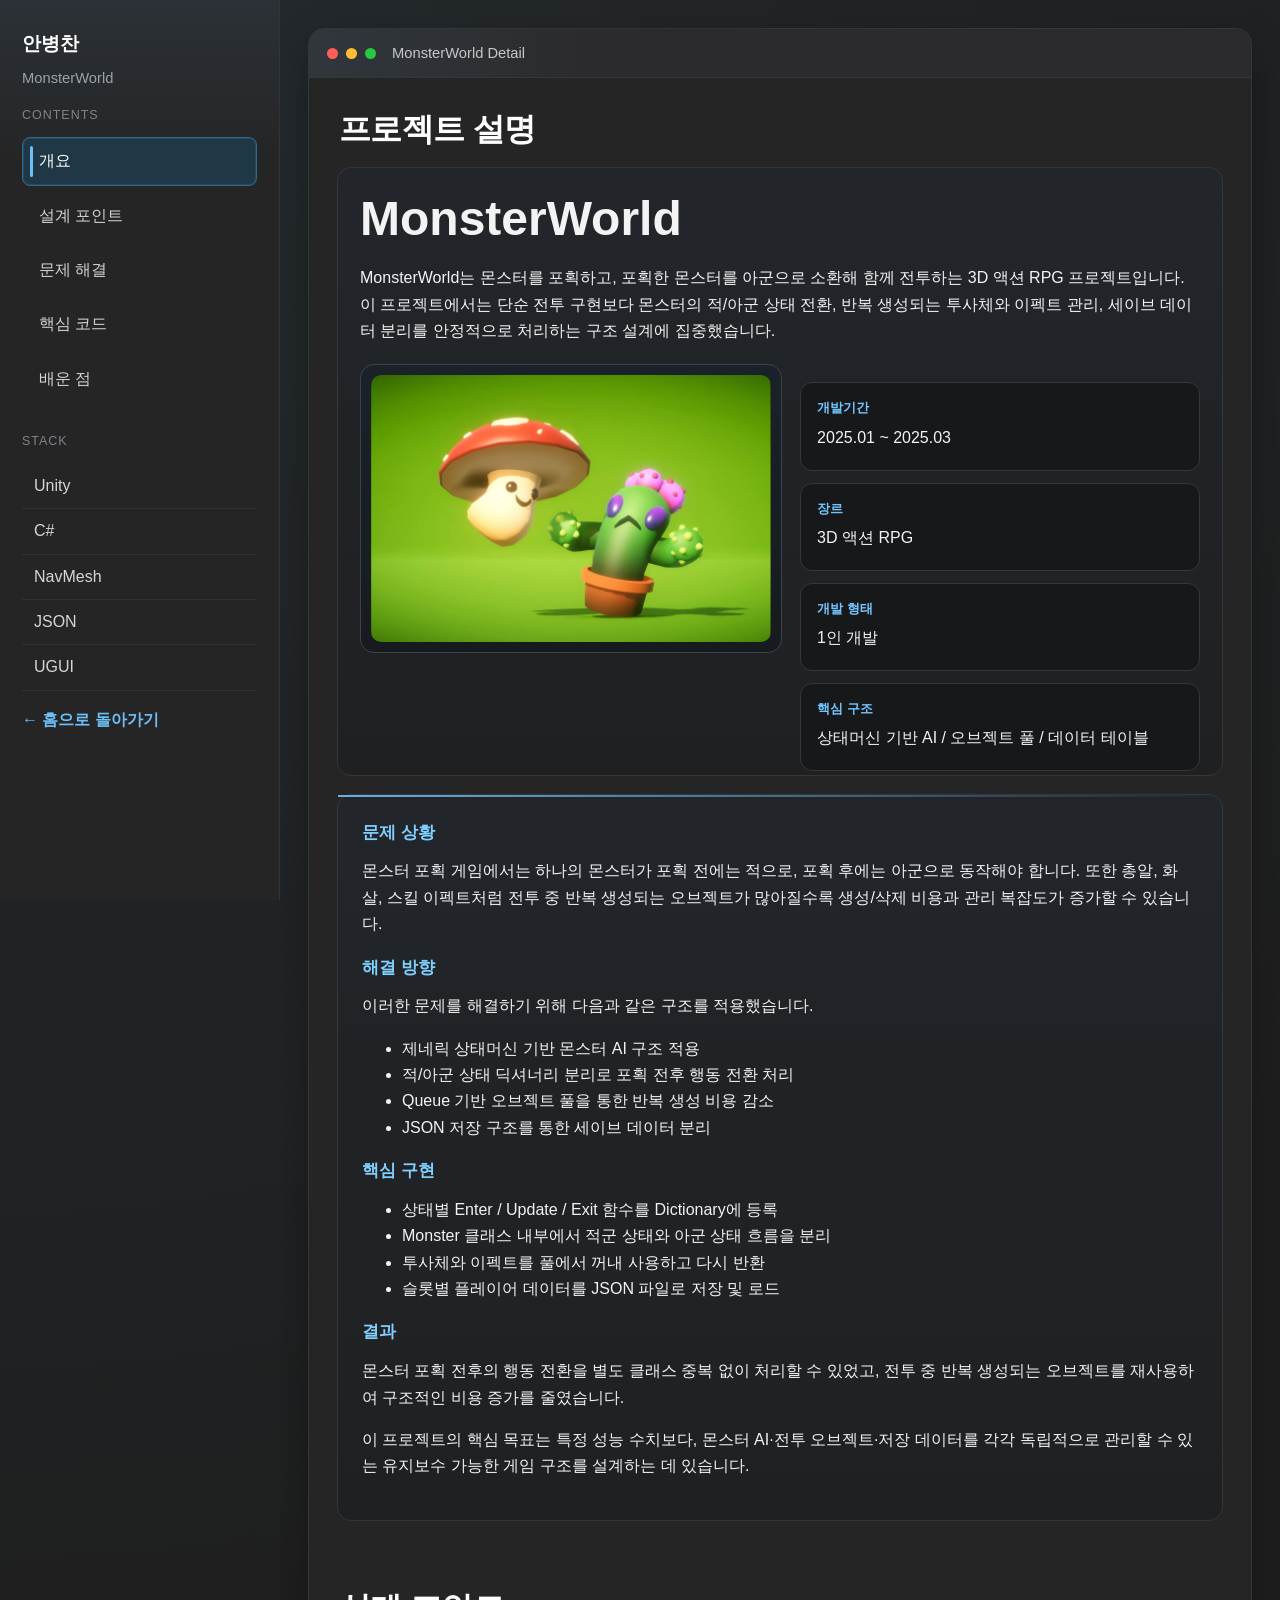
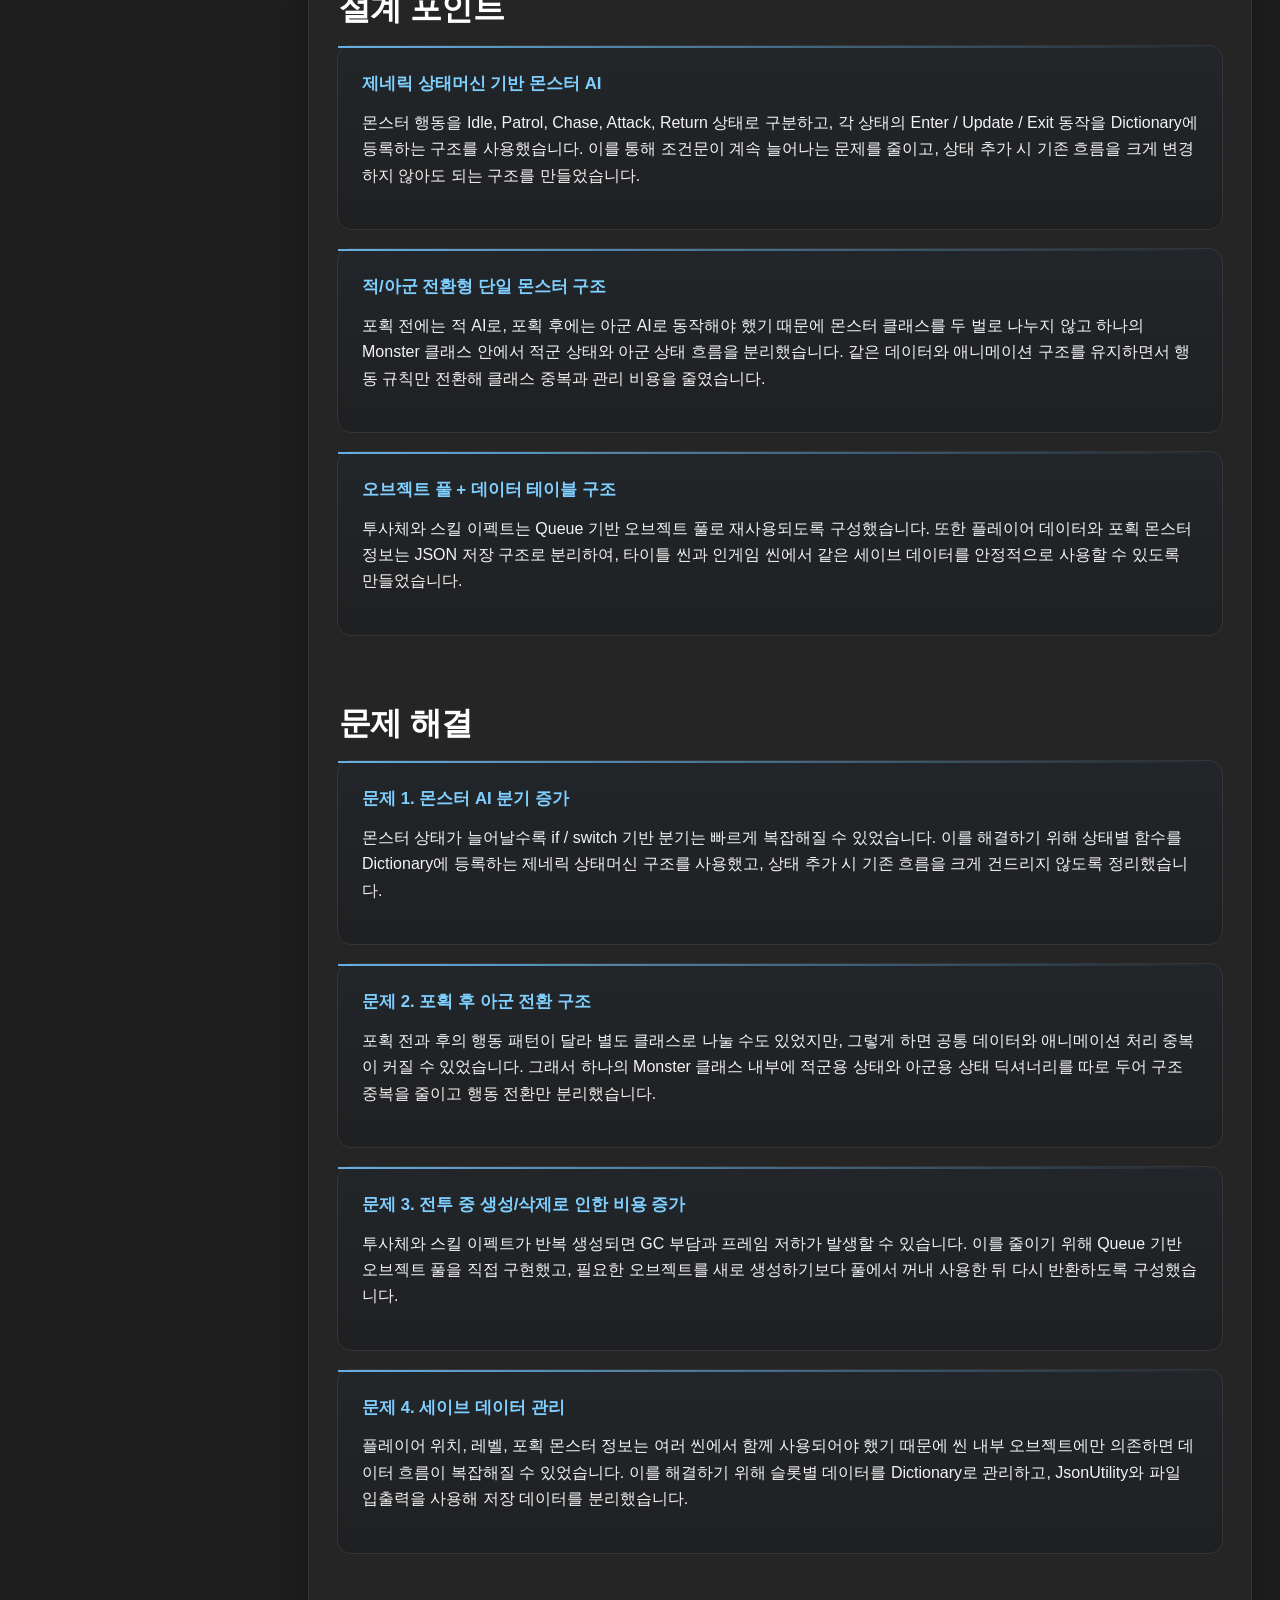
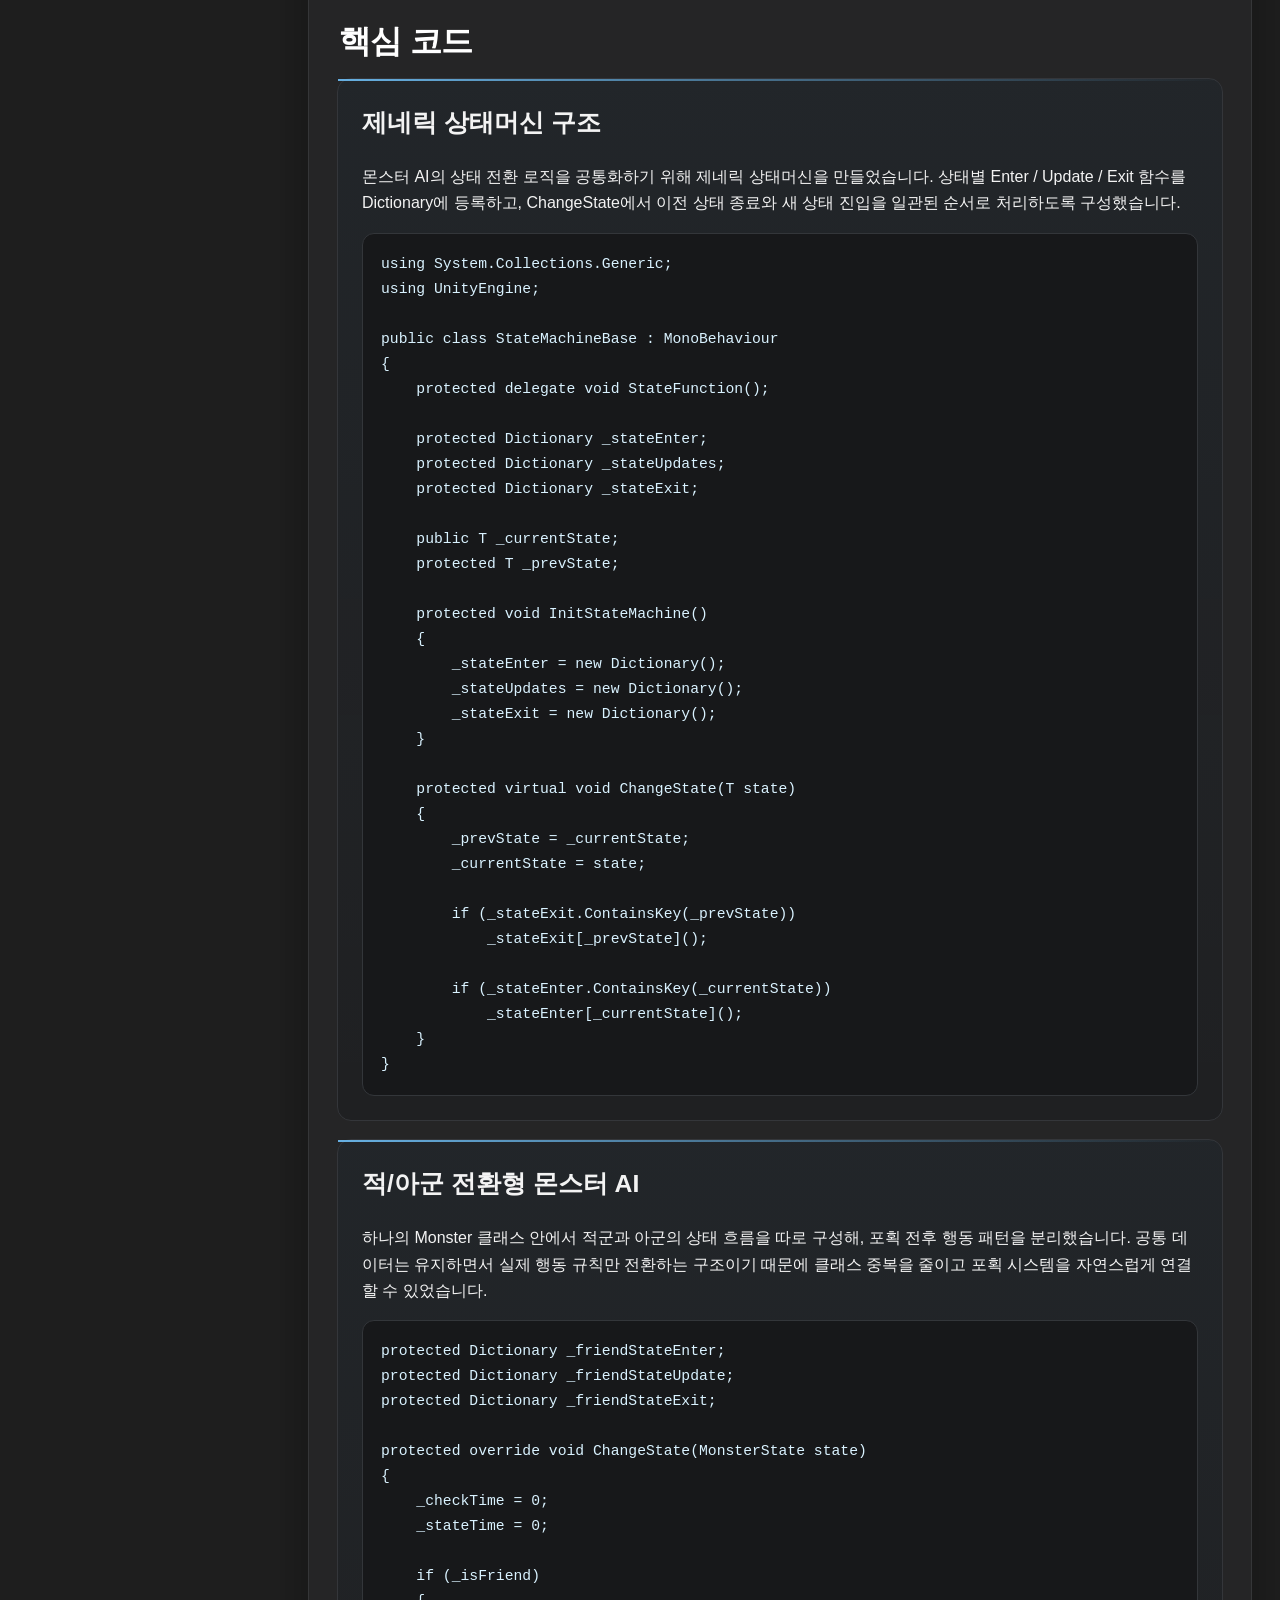
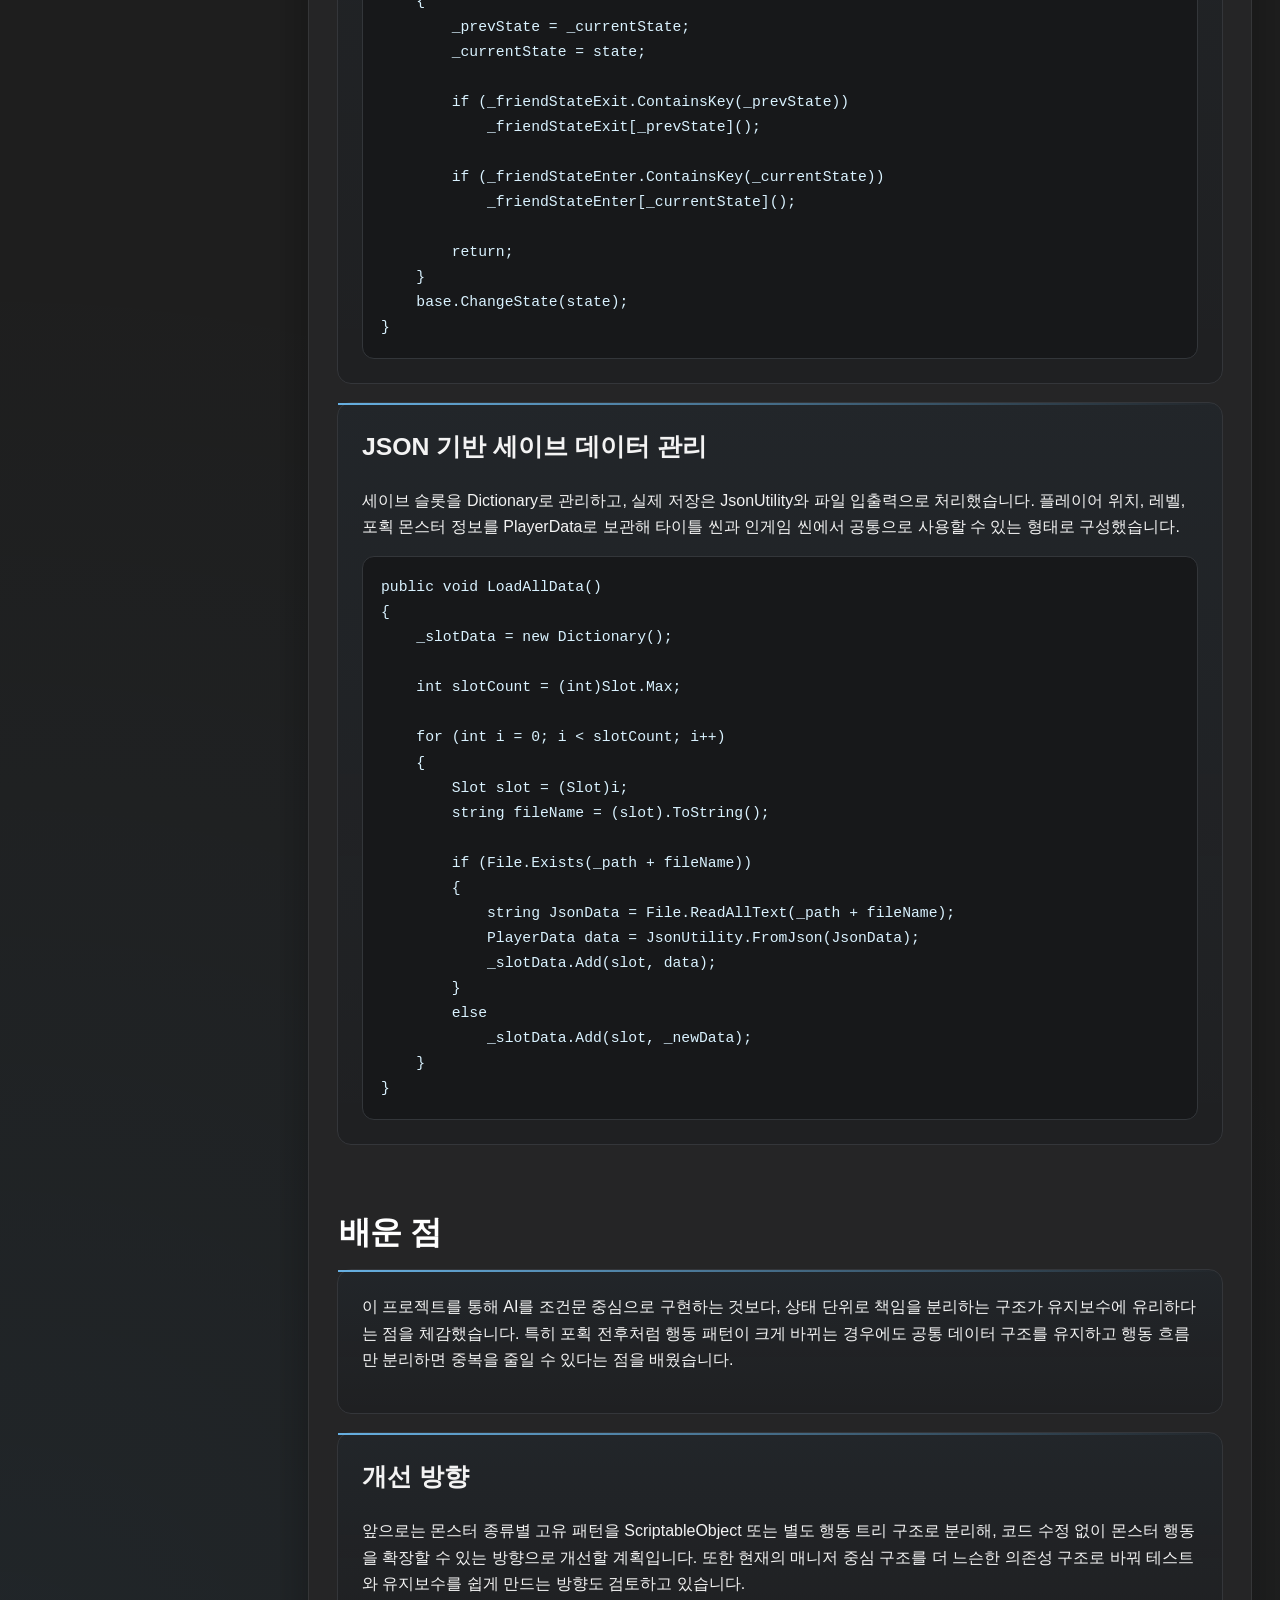
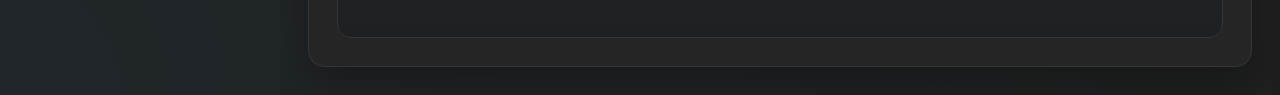
<file: projects/monster.html>
<!DOCTYPE html>
<html lang="ko">

<head>
    <meta charset="UTF-8" />
    <meta name="viewport" content="width=device-width, initial-scale=1.0" />
    <title>MonsterWorld | Project Detail</title>
    <meta name="description" content="상태머신, 오브젝트 풀, 몬스터 포획/소환 구조를 중심으로 한 MonsterWorld 프로젝트 상세 설명" />
    <link rel="stylesheet" href="../style.css" />

    <style>
        .section-block {
            overflow: visible;
        }

        .tab-panel,
        .tab-panel.active,
        .detail-section,
        .detail-section.active {
            display: block !important;
            opacity: 1 !important;
            visibility: visible !important;
        }

        .tab-panel+.tab-panel,
        .detail-section+.detail-section {
            margin-top: 64px;
        }

        .tab-panel,
        .detail-section {
            scroll-margin-top: 24px;
        }

        .code-block {
            overflow-x: auto;
            overflow-y: hidden;
            -webkit-overflow-scrolling: touch;
        }
    </style>

</head>

<body>
    <div class="project-shell">
        <aside class="project-sidebar">
            <a class="brand" href="../index.html">안병찬</a>
            <p class="brand-role">MonsterWorld</p>

            <nav class="nav-section">
                <p class="nav-title">CONTENTS</p>
                <a href="#overview" class="nav-link active" data-target="overview">개요</a>
                <a href="#architecture" class="nav-link" data-target="architecture">설계 포인트</a>
                <a href="#problem-solving" class="nav-link" data-target="problem-solving">문제 해결</a>
                <a href="#core-code" class="nav-link" data-target="core-code">핵심 코드</a>
                <a href="#retrospective" class="nav-link" data-target="retrospective">배운 점</a>
            </nav>

            <div class="nav-section">
                <p class="nav-title">STACK</p>
                <ul class="stack-list">
                    <li>Unity</li>
                    <li>C#</li>
                    <li>NavMesh</li>
                    <li>JSON</li>
                    <li>UGUI</li>
                </ul>
            </div>

            <a class="back-link" href="../index.html">← 홈으로 돌아가기</a>
        </aside>

        <main class="project-main">
            <section class="panel project-layout-single">
                <div class="panel-header">
                    <span class="window-dot red"></span>
                    <span class="window-dot yellow"></span>
                    <span class="window-dot green"></span>
                    <span class="panel-label">MonsterWorld Detail</span>
                </div>

                <div class="section-block">

                    <div id="overview" class="tab-panel detail-section active">
                        <div class="tab-section-title">
                            <h2>프로젝트 설명</h2>
                        </div>

                        <div class="detail-intro">
                            <h1>MonsterWorld</h1>
                            <p>
                                MonsterWorld는 몬스터를 포획하고, 포획한 몬스터를 아군으로 소환해 함께 전투하는
                                3D 액션 RPG 프로젝트입니다.
                                이 프로젝트에서는 단순 전투 구현보다 몬스터의 적/아군 상태 전환,
                                반복 생성되는 투사체와 이펙트 관리,
                                세이브 데이터 분리를 안정적으로 처리하는 구조 설계에 집중했습니다.
                            </p>

                            <div class="overview-card-layout">
                                <div class="overview-image-box">
                                    <img src="../images/monster-main.png" alt="Monster World 메인 화면" />
                                </div>

                                <div class="overview-side-list kv-list compact">
                                    <div class="kv-item">
                                        <strong>개발기간</strong>
                                        2025.01 ~ 2025.03
                                    </div>
                                    <div class="kv-item">
                                        <strong>장르</strong>
                                        3D 액션 RPG
                                    </div>
                                    <div class="kv-item">
                                        <strong>개발 형태</strong>
                                        1인 개발
                                    </div>
                                    <div class="kv-item">
                                        <strong>핵심 구조</strong>
                                        상태머신 기반 AI / 오브젝트 풀 / 데이터 테이블
                                    </div>
                                </div>
                            </div>
                        </div>

                        <div class="article-card">
                            <h3>문제 상황</h3>
                            <p>
                                몬스터 포획 게임에서는 하나의 몬스터가 포획 전에는 적으로,
                                포획 후에는 아군으로 동작해야 합니다.
                                또한 총알, 화살, 스킬 이펙트처럼 전투 중 반복 생성되는 오브젝트가 많아질수록
                                생성/삭제 비용과 관리 복잡도가 증가할 수 있습니다.
                            </p>

                            <h3>해결 방향</h3>
                            <p>
                                이러한 문제를 해결하기 위해 다음과 같은 구조를 적용했습니다.
                            </p>
                            <ul>
                                <li>제네릭 상태머신 기반 몬스터 AI 구조 적용</li>
                                <li>적/아군 상태 딕셔너리 분리로 포획 전후 행동 전환 처리</li>
                                <li>Queue 기반 오브젝트 풀을 통한 반복 생성 비용 감소</li>
                                <li>JSON 저장 구조를 통한 세이브 데이터 분리</li>
                            </ul>

                            <h3>핵심 구현</h3>
                            <ul>
                                <li>상태별 Enter / Update / Exit 함수를 Dictionary에 등록</li>
                                <li>Monster 클래스 내부에서 적군 상태와 아군 상태 흐름을 분리</li>
                                <li>투사체와 이펙트를 풀에서 꺼내 사용하고 다시 반환</li>
                                <li>슬롯별 플레이어 데이터를 JSON 파일로 저장 및 로드</li>
                            </ul>

                            <h3>결과</h3>
                            <p>
                                몬스터 포획 전후의 행동 전환을 별도 클래스 중복 없이 처리할 수 있었고,
                                전투 중 반복 생성되는 오브젝트를 재사용하여 구조적인 비용 증가를 줄였습니다.
                            </p>
                            <p>
                                이 프로젝트의 핵심 목표는 특정 성능 수치보다,
                                몬스터 AI·전투 오브젝트·저장 데이터를 각각 독립적으로 관리할 수 있는
                                유지보수 가능한 게임 구조를 설계하는 데 있습니다.
                            </p>
                        </div>
                    </div>

                    <div id="architecture" class="tab-panel detail-section">
                        <div class="tab-section-title">
                            <h2>설계 포인트</h2>
                        </div>
                        <div class="article-card">
                            <h3>제네릭 상태머신 기반 몬스터 AI</h3>
                            <p>
                                몬스터 행동을 Idle, Patrol, Chase, Attack, Return 상태로 구분하고,
                                각 상태의 Enter / Update / Exit 동작을 Dictionary에 등록하는 구조를 사용했습니다.
                                이를 통해 조건문이 계속 늘어나는 문제를 줄이고,
                                상태 추가 시 기존 흐름을 크게 변경하지 않아도 되는 구조를 만들었습니다.
                            </p>
                        </div>

                        <div class="article-card">
                            <h3>적/아군 전환형 단일 몬스터 구조</h3>
                            <p>
                                포획 전에는 적 AI로, 포획 후에는 아군 AI로 동작해야 했기 때문에
                                몬스터 클래스를 두 벌로 나누지 않고 하나의 Monster 클래스 안에서
                                적군 상태와 아군 상태 흐름을 분리했습니다.
                                같은 데이터와 애니메이션 구조를 유지하면서 행동 규칙만 전환해
                                클래스 중복과 관리 비용을 줄였습니다.
                            </p>
                        </div>

                        <div class="article-card">
                            <h3>오브젝트 풀 + 데이터 테이블 구조</h3>
                            <p>
                                투사체와 스킬 이펙트는 Queue 기반 오브젝트 풀로 재사용되도록 구성했습니다.
                                또한 플레이어 데이터와 포획 몬스터 정보는 JSON 저장 구조로 분리하여,
                                타이틀 씬과 인게임 씬에서 같은 세이브 데이터를 안정적으로 사용할 수 있도록 만들었습니다.
                            </p>
                        </div>
                    </div>

                    <div id="problem-solving" class="tab-panel detail-section">
                        <div class="tab-section-title">
                            <h2>문제 해결</h2>
                        </div>
                        <div class="article-card">
                            <h3>문제 1. 몬스터 AI 분기 증가</h3>
                            <p>
                                몬스터 상태가 늘어날수록 if / switch 기반 분기는 빠르게 복잡해질 수 있었습니다.
                                이를 해결하기 위해 상태별 함수를 Dictionary에 등록하는 제네릭 상태머신 구조를 사용했고,
                                상태 추가 시 기존 흐름을 크게 건드리지 않도록 정리했습니다.
                            </p>
                        </div>

                        <div class="article-card">
                            <h3>문제 2. 포획 후 아군 전환 구조</h3>
                            <p>
                                포획 전과 후의 행동 패턴이 달라 별도 클래스로 나눌 수도 있었지만,
                                그렇게 하면 공통 데이터와 애니메이션 처리 중복이 커질 수 있었습니다.
                                그래서 하나의 Monster 클래스 내부에 적군용 상태와 아군용 상태 딕셔너리를 따로 두어
                                구조 중복을 줄이고 행동 전환만 분리했습니다.
                            </p>
                        </div>

                        <div class="article-card">
                            <h3>문제 3. 전투 중 생성/삭제로 인한 비용 증가</h3>
                            <p>
                                투사체와 스킬 이펙트가 반복 생성되면 GC 부담과 프레임 저하가 발생할 수 있습니다.
                                이를 줄이기 위해 Queue 기반 오브젝트 풀을 직접 구현했고,
                                필요한 오브젝트를 새로 생성하기보다 풀에서 꺼내 사용한 뒤 다시 반환하도록 구성했습니다.
                            </p>
                        </div>

                        <div class="article-card">
                            <h3>문제 4. 세이브 데이터 관리</h3>
                            <p>
                                플레이어 위치, 레벨, 포획 몬스터 정보는 여러 씬에서 함께 사용되어야 했기 때문에
                                씬 내부 오브젝트에만 의존하면 데이터 흐름이 복잡해질 수 있었습니다.
                                이를 해결하기 위해 슬롯별 데이터를 Dictionary로 관리하고,
                                JsonUtility와 파일 입출력을 사용해 저장 데이터를 분리했습니다.
                            </p>
                        </div>
                    </div>

                    <div id="core-code" class="tab-panel detail-section">
                        <div class="tab-section-title">
                            <h2>핵심 코드</h2>
                        </div>
                        <div class="article-card">
                            <h2>제네릭 상태머신 구조</h2>
                            <p>
                                몬스터 AI의 상태 전환 로직을 공통화하기 위해 제네릭 상태머신을 만들었습니다.
                                상태별 Enter / Update / Exit 함수를 Dictionary에 등록하고,
                                ChangeState에서 이전 상태 종료와 새 상태 진입을 일관된 순서로 처리하도록 구성했습니다.
                            </p>

                            <div class="code-block">
                                <pre>using System.Collections.Generic;
using UnityEngine;

public class StateMachineBase<T> : MonoBehaviour
{
    protected delegate void StateFunction();

    protected Dictionary<T, StateFunction> _stateEnter;
    protected Dictionary<T, StateFunction> _stateUpdates;
    protected Dictionary<T, StateFunction> _stateExit;

    public T _currentState;
    protected T _prevState;

    protected void InitStateMachine()
    {
        _stateEnter = new Dictionary<T, StateFunction>();
        _stateUpdates = new Dictionary<T, StateFunction>();
        _stateExit = new Dictionary<T, StateFunction>();
    }

    protected virtual void ChangeState(T state)
    {
        _prevState = _currentState;
        _currentState = state;

        if (_stateExit.ContainsKey(_prevState))
            _stateExit[_prevState]();

        if (_stateEnter.ContainsKey(_currentState))
            _stateEnter[_currentState]();
    }
}</pre>
                            </div>
                        </div>

                        <div class="article-card">
                            <h2>적/아군 전환형 몬스터 AI</h2>
                            <p>
                                하나의 Monster 클래스 안에서 적군과 아군의 상태 흐름을 따로 구성해,
                                포획 전후 행동 패턴을 분리했습니다.
                                공통 데이터는 유지하면서 실제 행동 규칙만 전환하는 구조이기 때문에
                                클래스 중복을 줄이고 포획 시스템을 자연스럽게 연결할 수 있었습니다.
                            </p>

                            <div class="code-block">
                                <pre>protected Dictionary<MonsterState, StateFunction> _friendStateEnter;
protected Dictionary<MonsterState, StateFunction> _friendStateUpdate;
protected Dictionary<MonsterState, StateFunction> _friendStateExit;

protected override void ChangeState(MonsterState state)
{
    _checkTime = 0;
    _stateTime = 0;

    if (_isFriend)
    {
        _prevState = _currentState;
        _currentState = state;

        if (_friendStateExit.ContainsKey(_prevState))
            _friendStateExit[_prevState]();

        if (_friendStateEnter.ContainsKey(_currentState))
            _friendStateEnter[_currentState]();

        return;
    }
    base.ChangeState(state);
}</pre>
                            </div>
                        </div>

                        <div class="article-card">
                            <h2>JSON 기반 세이브 데이터 관리</h2>
                            <p>
                                세이브 슬롯을 Dictionary로 관리하고, 실제 저장은 JsonUtility와 파일 입출력으로 처리했습니다.
                                플레이어 위치, 레벨, 포획 몬스터 정보를 PlayerData로 보관해
                                타이틀 씬과 인게임 씬에서 공통으로 사용할 수 있는 형태로 구성했습니다.
                            </p>

                            <div class="code-block">
                                <pre>public void LoadAllData()
{
    _slotData = new Dictionary<Slot, PlayerData>();

    int slotCount = (int)Slot.Max;

    for (int i = 0; i < slotCount; i++)
    {
        Slot slot = (Slot)i;
        string fileName = (slot).ToString();

        if (File.Exists(_path + fileName))
        {
            string JsonData = File.ReadAllText(_path + fileName);
            PlayerData data = JsonUtility.FromJson<PlayerData>(JsonData);
            _slotData.Add(slot, data);
        }
        else
            _slotData.Add(slot, _newData);
    }
}</pre>
                            </div>
                        </div>
                    </div>

                    <div id="retrospective" class="tab-panel detail-section">
                        <div class="tab-section-title">
                            <h2>배운 점</h2>
                        </div>
                        <div class="article-card">
                            <p>
                                이 프로젝트를 통해 AI를 조건문 중심으로 구현하는 것보다,
                                상태 단위로 책임을 분리하는 구조가 유지보수에 유리하다는 점을 체감했습니다.
                                특히 포획 전후처럼 행동 패턴이 크게 바뀌는 경우에도
                                공통 데이터 구조를 유지하고 행동 흐름만 분리하면 중복을 줄일 수 있다는 점을 배웠습니다.
                            </p>
                        </div>

                        <div class="article-card">
                            <h2>개선 방향</h2>
                            <p>
                                앞으로는 몬스터 종류별 고유 패턴을 ScriptableObject 또는 별도 행동 트리 구조로 분리해,
                                코드 수정 없이 몬스터 행동을 확장할 수 있는 방향으로 개선할 계획입니다.
                                또한 현재의 매니저 중심 구조를 더 느슨한 의존성 구조로 바꿔
                                테스트와 유지보수를 쉽게 만드는 방향도 검토하고 있습니다.
                            </p>
                        </div>
                    </div>
                </div>
            </section>
        </main>
    </div>


    <script>
        (function () {
            const navLinks = Array.from(document.querySelectorAll('.project-sidebar .nav-link'));
            const sections = navLinks
                .map(function (link) {
                    const targetId = link.getAttribute('data-target') || link.getAttribute('data-tab') || link.getAttribute('href').replace('#', '');
                    const section = document.getElementById(targetId);

                    if (!section) {
                        return null;
                    }

                    return {
                        link: link,
                        id: targetId,
                        section: section
                    };
                })
                .filter(function (item) {
                    return item !== null;
                });

            const setActiveLink = function (activeId) {
                navLinks.forEach(function (link) {
                    const targetId = link.getAttribute('data-target') || link.getAttribute('data-tab') || link.getAttribute('href').replace('#', '');
                    link.classList.toggle('active', targetId === activeId);
                });

                if (activeId && window.location.hash !== '#' + activeId) {
                    history.replaceState(null, '', '#' + activeId);
                }
            };

            const getCurrentSectionId = function () {
                if (sections.length === 0) {
                    return '';
                }

                const activationLine = window.innerHeight * 0.28;
                let currentId = sections[0].id;
                let bestPassedTop = Number.NEGATIVE_INFINITY;

                sections.forEach(function (item) {
                    const rect = item.section.getBoundingClientRect();

                    if (rect.top <= activationLine && rect.top > bestPassedTop) {
                        bestPassedTop = rect.top;
                        currentId = item.id;
                    }
                });

                const documentBottom = window.scrollY + window.innerHeight;
                const maxBottom = document.documentElement.scrollHeight;

                if (maxBottom - documentBottom <= 4) {
                    currentId = sections[sections.length - 1].id;
                }

                return currentId;
            };

            const updateActiveOnScroll = function () {
                const currentId = getCurrentSectionId();

                if (currentId) {
                    setActiveLink(currentId);
                }
            };

            navLinks.forEach(function (link) {
                link.addEventListener('click', function (event) {
                    event.preventDefault();

                    const targetId = link.getAttribute('data-target') || link.getAttribute('data-tab') || link.getAttribute('href').replace('#', '');
                    const targetSection = document.getElementById(targetId);

                    if (!targetSection) {
                        return;
                    }

                    const targetTop = targetSection.getBoundingClientRect().top + window.scrollY - 24;

                    window.scrollTo({
                        top: targetTop,
                        behavior: 'smooth'
                    });

                    setActiveLink(targetId);
                });
            });

            let ticking = false;

            window.addEventListener('scroll', function () {
                if (ticking) {
                    return;
                }

                ticking = true;

                window.requestAnimationFrame(function () {
                    updateActiveOnScroll();
                    ticking = false;
                });
            }, { passive: true });

            window.addEventListener('resize', updateActiveOnScroll);

            window.addEventListener('hashchange', function () {
                const sectionId = window.location.hash ? window.location.hash.substring(1) : '';
                const section = sectionId ? document.getElementById(sectionId) : null;

                if (!section) {
                    updateActiveOnScroll();
                    return;
                }

                const targetTop = section.getBoundingClientRect().top + window.scrollY - 24;

                window.scrollTo({
                    top: targetTop,
                    behavior: 'auto'
                });

                setActiveLink(sectionId);
            });

            const initialHash = window.location.hash ? window.location.hash.substring(1) : '';
            const initialSection = initialHash ? document.getElementById(initialHash) : null;

            if (initialSection) {
                window.setTimeout(function () {
                    const targetTop = initialSection.getBoundingClientRect().top + window.scrollY - 24;

                    window.scrollTo({
                        top: targetTop,
                        behavior: 'auto'
                    });

                    setActiveLink(initialHash);
                    updateActiveOnScroll();
                }, 0);
            } else {
                updateActiveOnScroll();
            }
        }());
    </script>

</body>

</html>
</file>
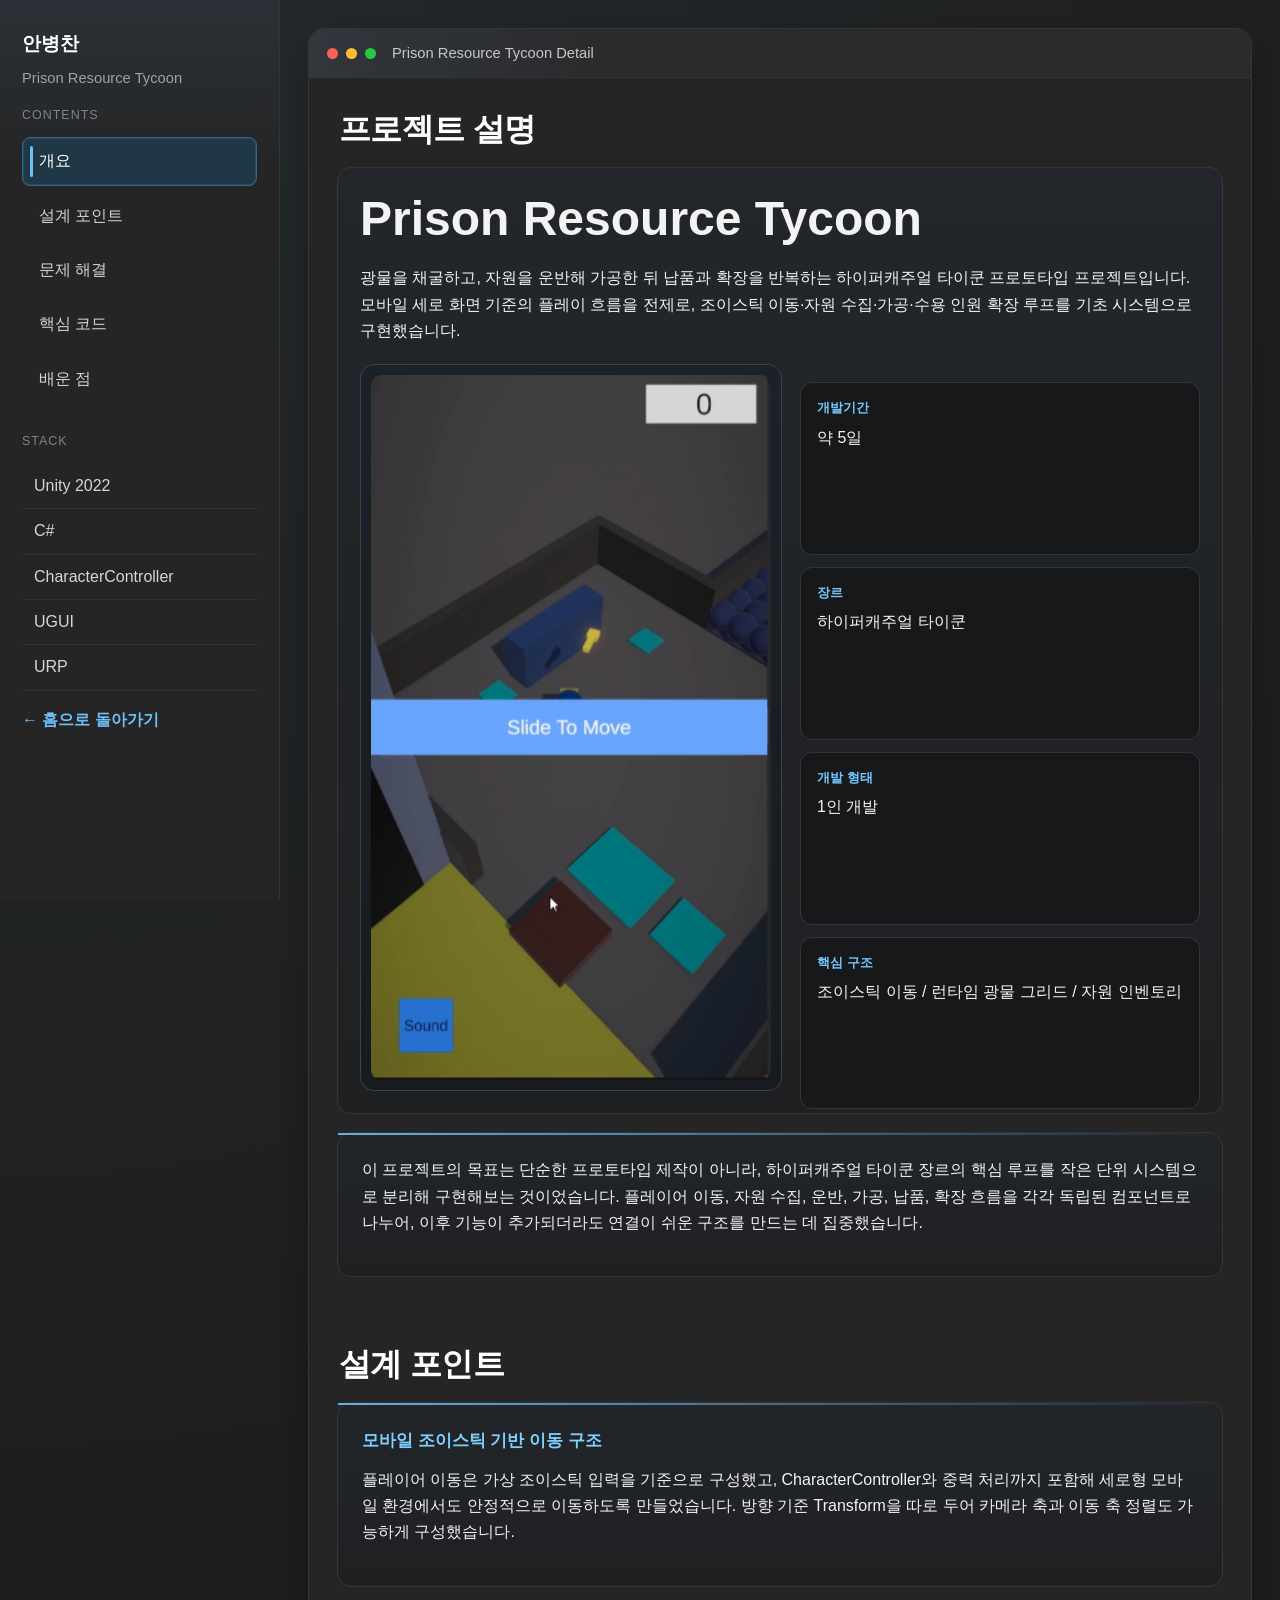
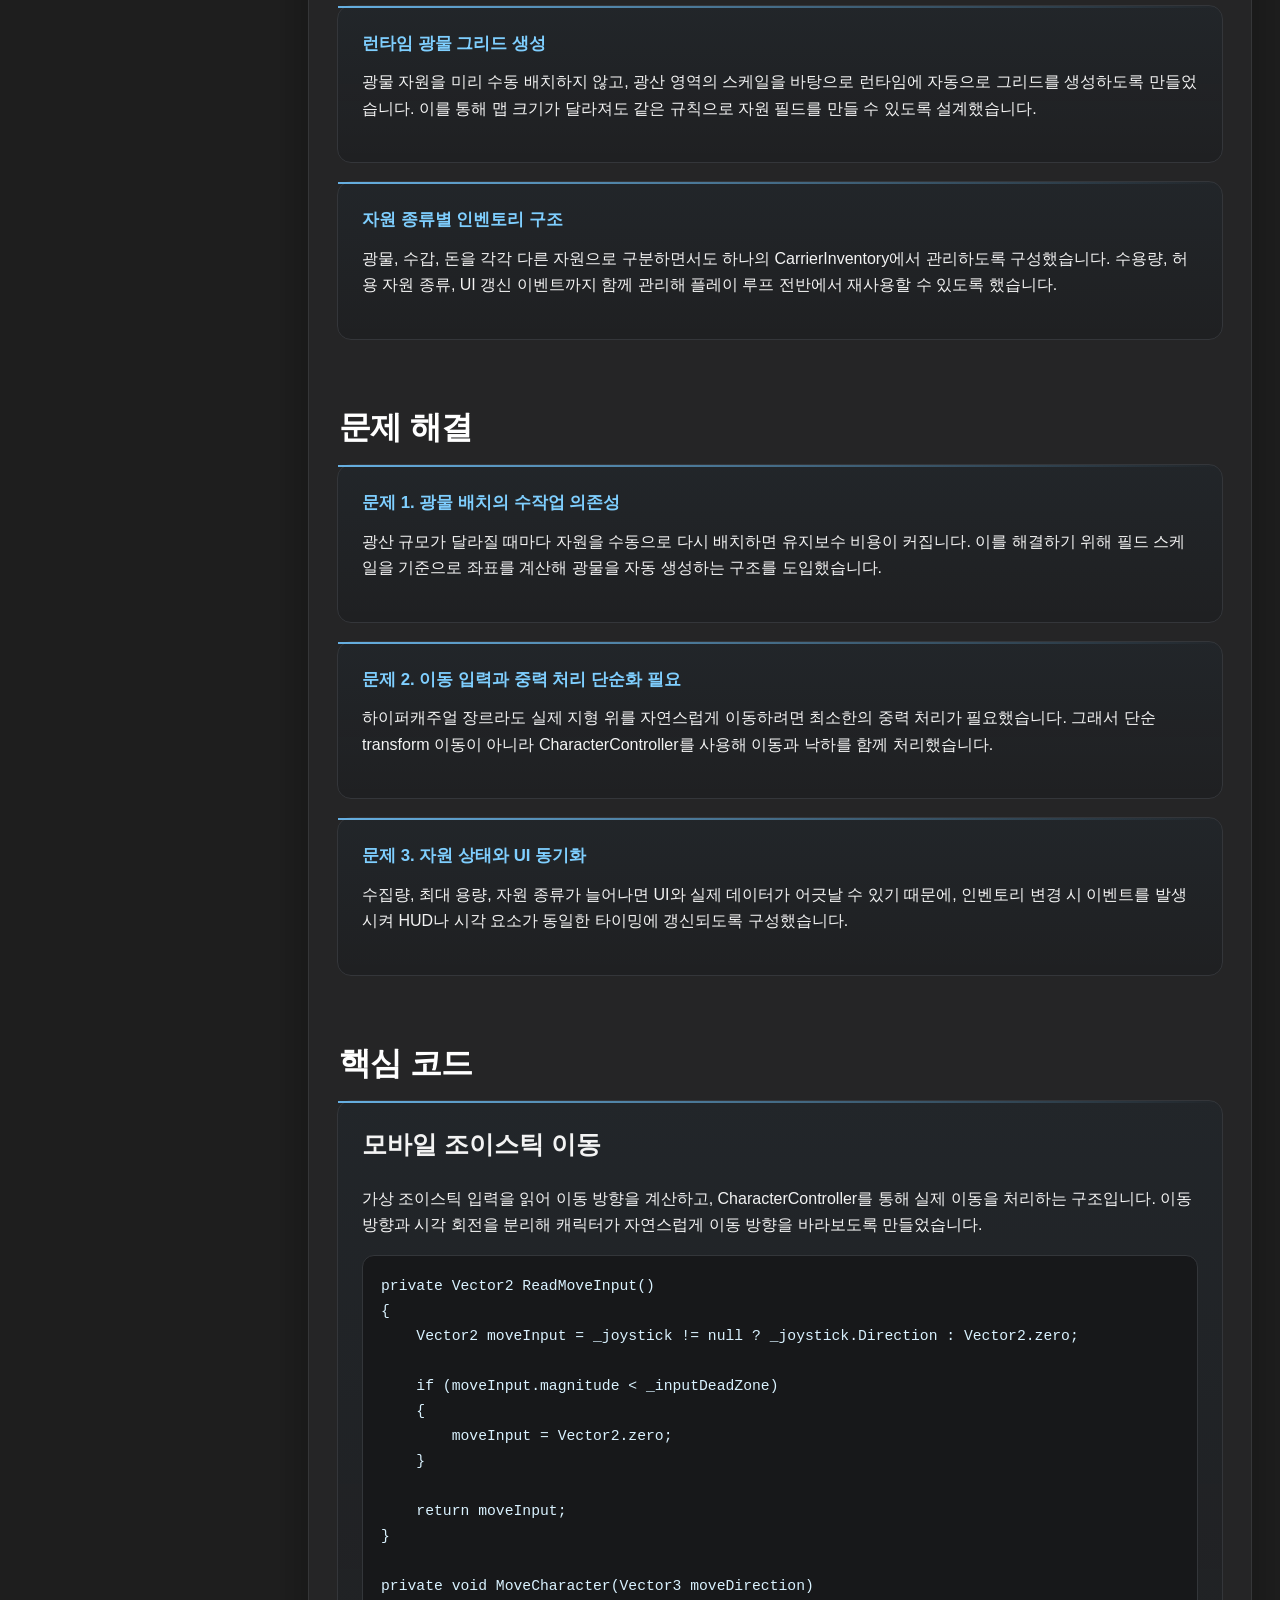
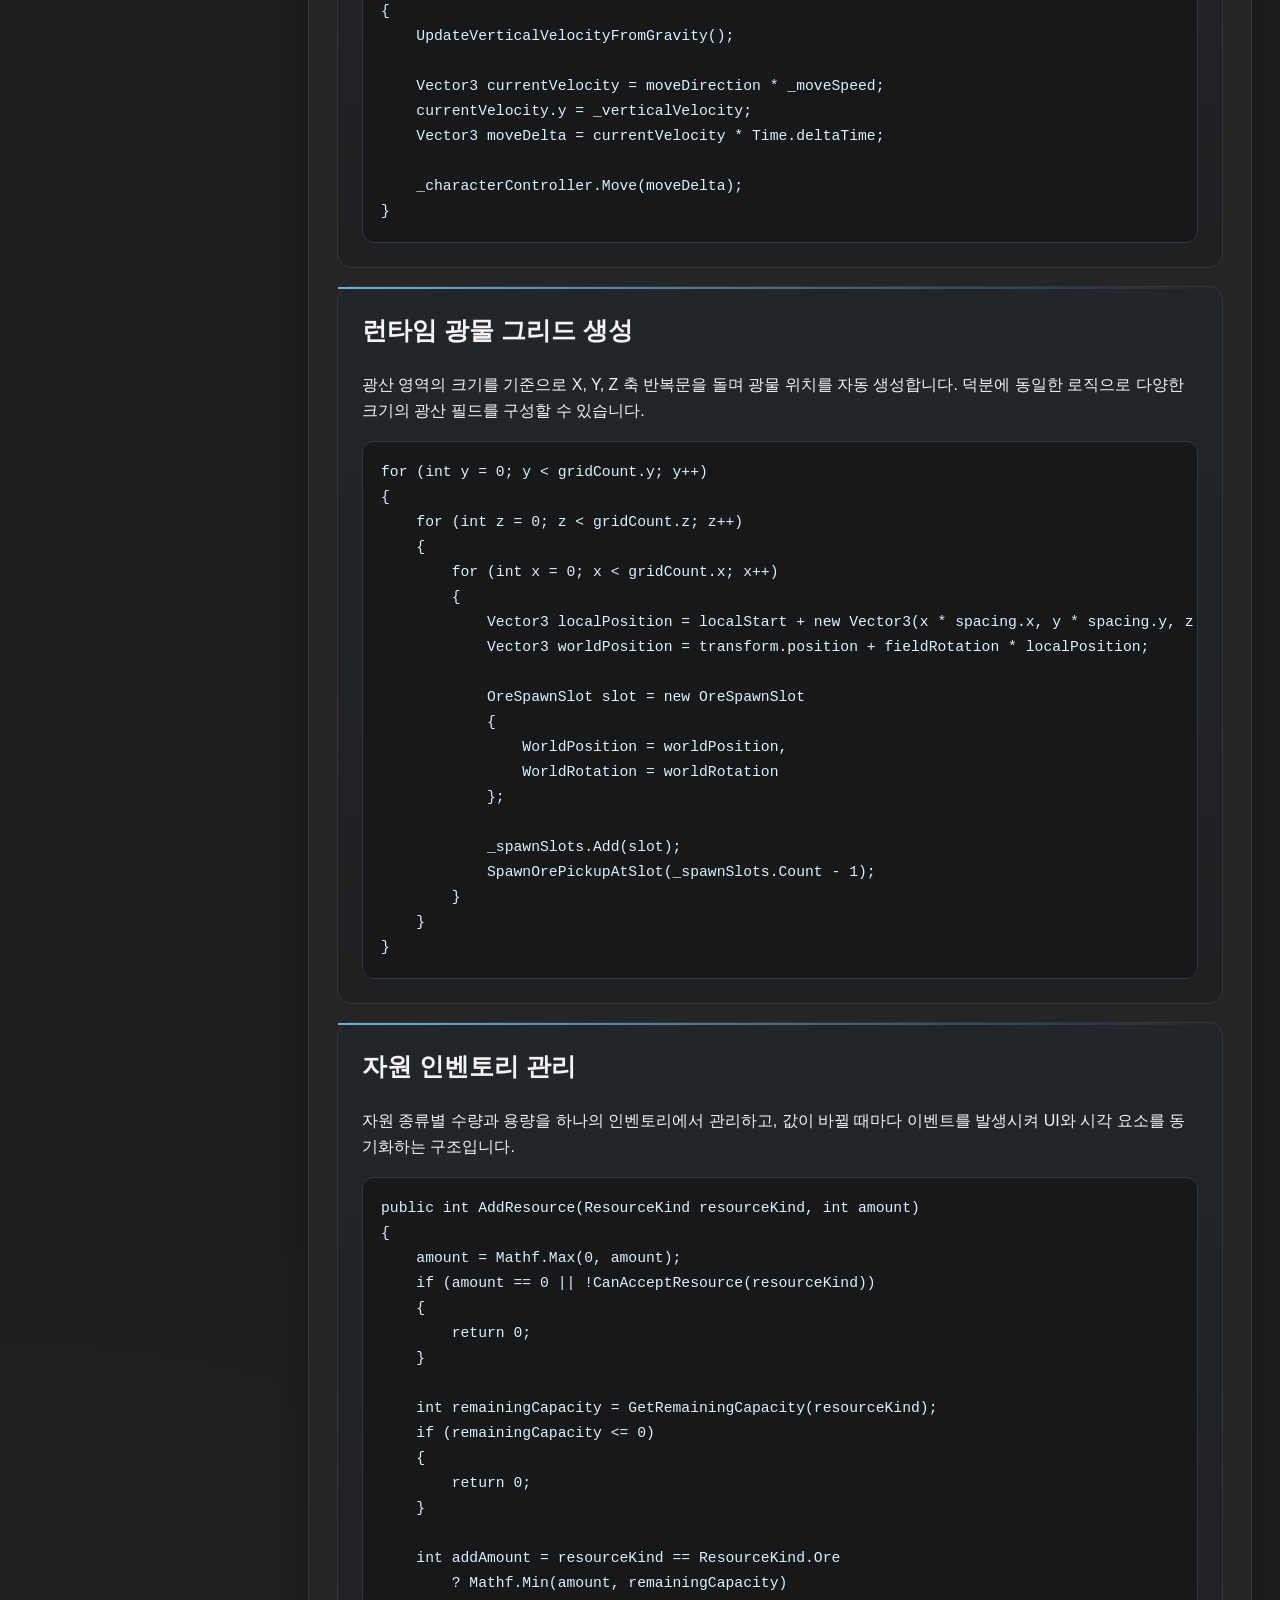
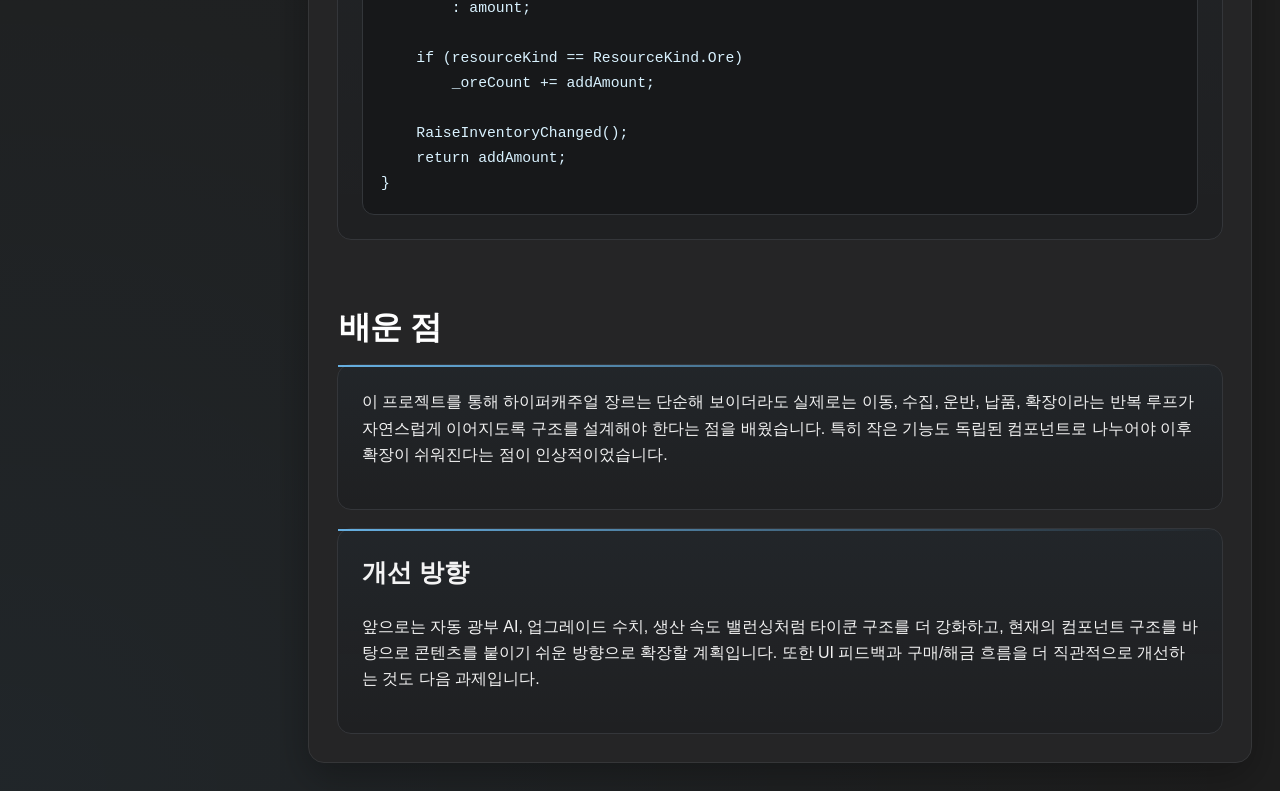
<file: projects/prison.html>
<!DOCTYPE html>
<html lang="ko">

<head>
    <meta charset="UTF-8" />
    <meta name="viewport" content="width=device-width, initial-scale=1.0" />
    <title>Prison Resource Tycoon | Project Detail</title>
    <meta name="description" content="채굴-가공-납품 루프와 모바일 입력 구조를 중심으로 한 ADProject 상세 설명" />
    <link rel="stylesheet" href="../style.css" />

    <style>
        .section-block {
            overflow: visible;
        }

        .tab-panel,
        .tab-panel.active,
        .detail-section,
        .detail-section.active {
            display: block !important;
            opacity: 1 !important;
            visibility: visible !important;
        }

        .tab-panel+.tab-panel,
        .detail-section+.detail-section {
            margin-top: 64px;
        }

        .tab-panel,
        .detail-section {
            scroll-margin-top: 24px;
        }

        .code-block {
            overflow-x: auto;
            overflow-y: hidden;
            -webkit-overflow-scrolling: touch;
        }
    </style>

</head>

<body>
    <div class="project-shell">
        <aside class="project-sidebar">
            <a class="brand" href="../index.html">안병찬</a>
            <p class="brand-role">Prison Resource Tycoon</p>

            <nav class="nav-section">
                <p class="nav-title">CONTENTS</p>
                <a href="#overview" class="nav-link active" data-target="overview">개요</a>
                <a href="#architecture" class="nav-link" data-target="architecture">설계 포인트</a>
                <a href="#problem-solving" class="nav-link" data-target="problem-solving">문제 해결</a>
                <a href="#core-code" class="nav-link" data-target="core-code">핵심 코드</a>
                <a href="#retrospective" class="nav-link" data-target="retrospective">배운 점</a>
            </nav>

            <div class="nav-section">
                <p class="nav-title">STACK</p>
                <ul class="stack-list">
                    <li>Unity 2022</li>
                    <li>C#</li>
                    <li>CharacterController</li>
                    <li>UGUI</li>
                    <li>URP</li>
                </ul>
            </div>

            <a class="back-link" href="../index.html">← 홈으로 돌아가기</a>
        </aside>

        <main class="project-main">
            <section class="panel project-layout-single">
                <div class="panel-header">
                    <span class="window-dot red"></span>
                    <span class="window-dot yellow"></span>
                    <span class="window-dot green"></span>
                    <span class="panel-label">Prison Resource Tycoon Detail</span>
                </div>

                <div class="section-block">

                    <div id="overview" class="tab-panel detail-section active">
                        <div class="tab-section-title">
                            <h2>프로젝트 설명</h2>
                        </div>

                        <div class="detail-intro">
                            <h1>Prison Resource Tycoon</h1>
                            <p>
                                광물을 채굴하고, 자원을 운반해 가공한 뒤 납품과 확장을 반복하는
                                하이퍼캐주얼 타이쿤 프로토타입 프로젝트입니다.
                                모바일 세로 화면 기준의 플레이 흐름을 전제로,
                                조이스틱 이동·자원 수집·가공·수용 인원 확장 루프를 기초 시스템으로 구현했습니다.
                            </p>

                            <div class="overview-card-layout">
                                <div class="overview-image-box">
                                    <img src="../images/prison-main.png" alt="AD Project 메인 화면" />
                                </div>

                                <div class="overview-side-list kv-list compact">
                                    <div class="kv-item">
                                        <strong>개발기간</strong>
                                        약 5일
                                    </div>
                                    <div class="kv-item">
                                        <strong>장르</strong>
                                        하이퍼캐주얼 타이쿤
                                    </div>
                                    <div class="kv-item">
                                        <strong>개발 형태</strong>
                                        1인 개발
                                    </div>
                                    <div class="kv-item">
                                        <strong>핵심 구조</strong>
                                        조이스틱 이동 / 런타임 광물 그리드 / 자원 인벤토리
                                    </div>
                                </div>
                            </div>
                        </div>

                        <div class="article-card">
                            <p>
                                이 프로젝트의 목표는 단순한 프로토타입 제작이 아니라,
                                하이퍼캐주얼 타이쿤 장르의 핵심 루프를 작은 단위 시스템으로 분리해 구현해보는 것이었습니다.
                                플레이어 이동, 자원 수집, 운반, 가공, 납품, 확장 흐름을 각각 독립된 컴포넌트로 나누어,
                                이후 기능이 추가되더라도 연결이 쉬운 구조를 만드는 데 집중했습니다.
                            </p>
                        </div>
                    </div>

                    <div id="architecture" class="tab-panel detail-section">
                        <div class="tab-section-title">
                            <h2>설계 포인트</h2>
                        </div>
                        <div class="article-card">
                            <h3>모바일 조이스틱 기반 이동 구조</h3>
                            <p>
                                플레이어 이동은 가상 조이스틱 입력을 기준으로 구성했고, CharacterController와 중력 처리까지 포함해 세로형 모바일 환경에서도 안정적으로
                                이동하도록 만들었습니다. 방향 기준 Transform을 따로 두어 카메라 축과 이동 축 정렬도 가능하게 구성했습니다.
                            </p>
                        </div>

                        <div class="article-card">
                            <h3>런타임 광물 그리드 생성</h3>
                            <p>
                                광물 자원을 미리 수동 배치하지 않고, 광산 영역의 스케일을 바탕으로 런타임에 자동으로 그리드를 생성하도록 만들었습니다. 이를 통해 맵 크기가 달라져도 같은
                                규칙으로 자원 필드를 만들 수 있도록 설계했습니다.
                            </p>
                        </div>

                        <div class="article-card">
                            <h3>자원 종류별 인벤토리 구조</h3>
                            <p>
                                광물, 수갑, 돈을 각각 다른 자원으로 구분하면서도 하나의 CarrierInventory에서 관리하도록 구성했습니다. 수용량, 허용 자원 종류, UI 갱신
                                이벤트까지 함께 관리해 플레이 루프 전반에서 재사용할 수 있도록 했습니다.
                            </p>
                        </div>
                    </div>

                    <div id="problem-solving" class="tab-panel detail-section">
                        <div class="tab-section-title">
                            <h2>문제 해결</h2>
                        </div>
                        <div class="article-card">
                            <h3>문제 1. 광물 배치의 수작업 의존성</h3>
                            <p>
                                광산 규모가 달라질 때마다 자원을 수동으로 다시 배치하면 유지보수 비용이 커집니다. 이를 해결하기 위해 필드 스케일을 기준으로 좌표를 계산해 광물을 자동
                                생성하는 구조를 도입했습니다.
                            </p>
                        </div>

                        <div class="article-card">
                            <h3>문제 2. 이동 입력과 중력 처리 단순화 필요</h3>
                            <p>
                                하이퍼캐주얼 장르라도 실제 지형 위를 자연스럽게 이동하려면 최소한의 중력 처리가 필요했습니다. 그래서 단순 transform 이동이 아니라
                                CharacterController를 사용해 이동과 낙하를 함께 처리했습니다.
                            </p>
                        </div>

                        <div class="article-card">
                            <h3>문제 3. 자원 상태와 UI 동기화</h3>
                            <p>
                                수집량, 최대 용량, 자원 종류가 늘어나면 UI와 실제 데이터가 어긋날 수 있기 때문에, 인벤토리 변경 시 이벤트를 발생시켜 HUD나 시각 요소가 동일한
                                타이밍에 갱신되도록 구성했습니다.
                            </p>
                        </div>
                    </div>

                    <div id="core-code" class="tab-panel detail-section">
                        <div class="tab-section-title">
                            <h2>핵심 코드</h2>
                        </div>
                        <div class="article-card">
                            <h2>모바일 조이스틱 이동</h2>
                            <p>
                                가상 조이스틱 입력을 읽어 이동 방향을 계산하고, CharacterController를 통해 실제 이동을 처리하는 구조입니다. 이동 방향과 시각 회전을 분리해
                                캐릭터가 자연스럽게 이동 방향을 바라보도록 만들었습니다.
                            </p>

                            <div class="code-block">
                                <pre>private Vector2 ReadMoveInput()
{
    Vector2 moveInput = _joystick != null ? _joystick.Direction : Vector2.zero;

    if (moveInput.magnitude < _inputDeadZone)
    {
        moveInput = Vector2.zero;
    }

    return moveInput;
}

private void MoveCharacter(Vector3 moveDirection)
{
    UpdateVerticalVelocityFromGravity();

    Vector3 currentVelocity = moveDirection * _moveSpeed;
    currentVelocity.y = _verticalVelocity;
    Vector3 moveDelta = currentVelocity * Time.deltaTime;

    _characterController.Move(moveDelta);
}</pre>
                            </div>
                        </div>

                        <div class="article-card">
                            <h2>런타임 광물 그리드 생성</h2>
                            <p>
                                광산 영역의 크기를 기준으로 X, Y, Z 축 반복문을 돌며 광물 위치를 자동 생성합니다. 덕분에 동일한 로직으로 다양한 크기의 광산 필드를 구성할 수
                                있습니다.
                            </p>

                            <div class="code-block">
                                <pre>for (int y = 0; y < gridCount.y; y++)
{
    for (int z = 0; z < gridCount.z; z++)
    {
        for (int x = 0; x < gridCount.x; x++)
        {
            Vector3 localPosition = localStart + new Vector3(x * spacing.x, y * spacing.y, z * spacing.z);
            Vector3 worldPosition = transform.position + fieldRotation * localPosition;

            OreSpawnSlot slot = new OreSpawnSlot
            {
                WorldPosition = worldPosition,
                WorldRotation = worldRotation
            };

            _spawnSlots.Add(slot);
            SpawnOrePickupAtSlot(_spawnSlots.Count - 1);
        }
    }
}</pre>
                            </div>
                        </div>

                        <div class="article-card">
                            <h2>자원 인벤토리 관리</h2>
                            <p>
                                자원 종류별 수량과 용량을 하나의 인벤토리에서 관리하고, 값이 바뀔 때마다 이벤트를 발생시켜 UI와 시각 요소를 동기화하는 구조입니다.
                            </p>

                            <div class="code-block">
                                <pre>public int AddResource(ResourceKind resourceKind, int amount)
{
    amount = Mathf.Max(0, amount);
    if (amount == 0 || !CanAcceptResource(resourceKind))
    {
        return 0;
    }

    int remainingCapacity = GetRemainingCapacity(resourceKind);
    if (remainingCapacity <= 0)
    {
        return 0;
    }

    int addAmount = resourceKind == ResourceKind.Ore
        ? Mathf.Min(amount, remainingCapacity)
        : amount;

    if (resourceKind == ResourceKind.Ore)
        _oreCount += addAmount;

    RaiseInventoryChanged();
    return addAmount;
}</pre>
                            </div>
                        </div>
                    </div>

                    <div id="retrospective" class="tab-panel detail-section">
                        <div class="tab-section-title">
                            <h2>배운 점</h2>
                        </div>
                        <div class="article-card">
                            <p>
                                이 프로젝트를 통해 하이퍼캐주얼 장르는 단순해 보이더라도 실제로는 이동, 수집, 운반, 납품, 확장이라는 반복 루프가 자연스럽게 이어지도록 구조를 설계해야
                                한다는 점을 배웠습니다. 특히 작은 기능도 독립된 컴포넌트로 나누어야 이후 확장이 쉬워진다는 점이 인상적이었습니다.
                            </p>
                        </div>

                        <div class="article-card">
                            <h2>개선 방향</h2>
                            <p>
                                앞으로는 자동 광부 AI, 업그레이드 수치, 생산 속도 밸런싱처럼 타이쿤 구조를 더 강화하고, 현재의 컴포넌트 구조를 바탕으로 콘텐츠를 붙이기 쉬운 방향으로
                                확장할 계획입니다. 또한 UI 피드백과 구매/해금 흐름을 더 직관적으로 개선하는 것도 다음 과제입니다.
                            </p>
                        </div>
                    </div>
                </div>
            </section>
        </main>
    </div>


    <script>
        (function () {
            const navLinks = Array.from(document.querySelectorAll('.project-sidebar .nav-link'));
            const sections = navLinks
                .map(function (link) {
                    const targetId = link.getAttribute('data-target') || link.getAttribute('data-tab') || link.getAttribute('href').replace('#', '');
                    const section = document.getElementById(targetId);

                    if (!section) {
                        return null;
                    }

                    return {
                        link: link,
                        id: targetId,
                        section: section
                    };
                })
                .filter(function (item) {
                    return item !== null;
                });

            const setActiveLink = function (activeId) {
                navLinks.forEach(function (link) {
                    const targetId = link.getAttribute('data-target') || link.getAttribute('data-tab') || link.getAttribute('href').replace('#', '');
                    link.classList.toggle('active', targetId === activeId);
                });

                if (activeId && window.location.hash !== '#' + activeId) {
                    history.replaceState(null, '', '#' + activeId);
                }
            };

            const getCurrentSectionId = function () {
                if (sections.length === 0) {
                    return '';
                }

                const activationLine = window.innerHeight * 0.28;
                let currentId = sections[0].id;
                let bestPassedTop = Number.NEGATIVE_INFINITY;

                sections.forEach(function (item) {
                    const rect = item.section.getBoundingClientRect();

                    if (rect.top <= activationLine && rect.top > bestPassedTop) {
                        bestPassedTop = rect.top;
                        currentId = item.id;
                    }
                });

                const documentBottom = window.scrollY + window.innerHeight;
                const maxBottom = document.documentElement.scrollHeight;

                if (maxBottom - documentBottom <= 4) {
                    currentId = sections[sections.length - 1].id;
                }

                return currentId;
            };

            const updateActiveOnScroll = function () {
                const currentId = getCurrentSectionId();

                if (currentId) {
                    setActiveLink(currentId);
                }
            };

            navLinks.forEach(function (link) {
                link.addEventListener('click', function (event) {
                    event.preventDefault();

                    const targetId = link.getAttribute('data-target') || link.getAttribute('data-tab') || link.getAttribute('href').replace('#', '');
                    const targetSection = document.getElementById(targetId);

                    if (!targetSection) {
                        return;
                    }

                    const targetTop = targetSection.getBoundingClientRect().top + window.scrollY - 24;

                    window.scrollTo({
                        top: targetTop,
                        behavior: 'smooth'
                    });

                    setActiveLink(targetId);
                });
            });

            let ticking = false;

            window.addEventListener('scroll', function () {
                if (ticking) {
                    return;
                }

                ticking = true;

                window.requestAnimationFrame(function () {
                    updateActiveOnScroll();
                    ticking = false;
                });
            }, { passive: true });

            window.addEventListener('resize', updateActiveOnScroll);

            window.addEventListener('hashchange', function () {
                const sectionId = window.location.hash ? window.location.hash.substring(1) : '';
                const section = sectionId ? document.getElementById(sectionId) : null;

                if (!section) {
                    updateActiveOnScroll();
                    return;
                }

                const targetTop = section.getBoundingClientRect().top + window.scrollY - 24;

                window.scrollTo({
                    top: targetTop,
                    behavior: 'auto'
                });

                setActiveLink(sectionId);
            });

            const initialHash = window.location.hash ? window.location.hash.substring(1) : '';
            const initialSection = initialHash ? document.getElementById(initialHash) : null;

            if (initialSection) {
                window.setTimeout(function () {
                    const targetTop = initialSection.getBoundingClientRect().top + window.scrollY - 24;

                    window.scrollTo({
                        top: targetTop,
                        behavior: 'auto'
                    });

                    setActiveLink(initialHash);
                    updateActiveOnScroll();
                }, 0);
            } else {
                updateActiveOnScroll();
            }
        }());
    </script>

</body>

</html>
</file>
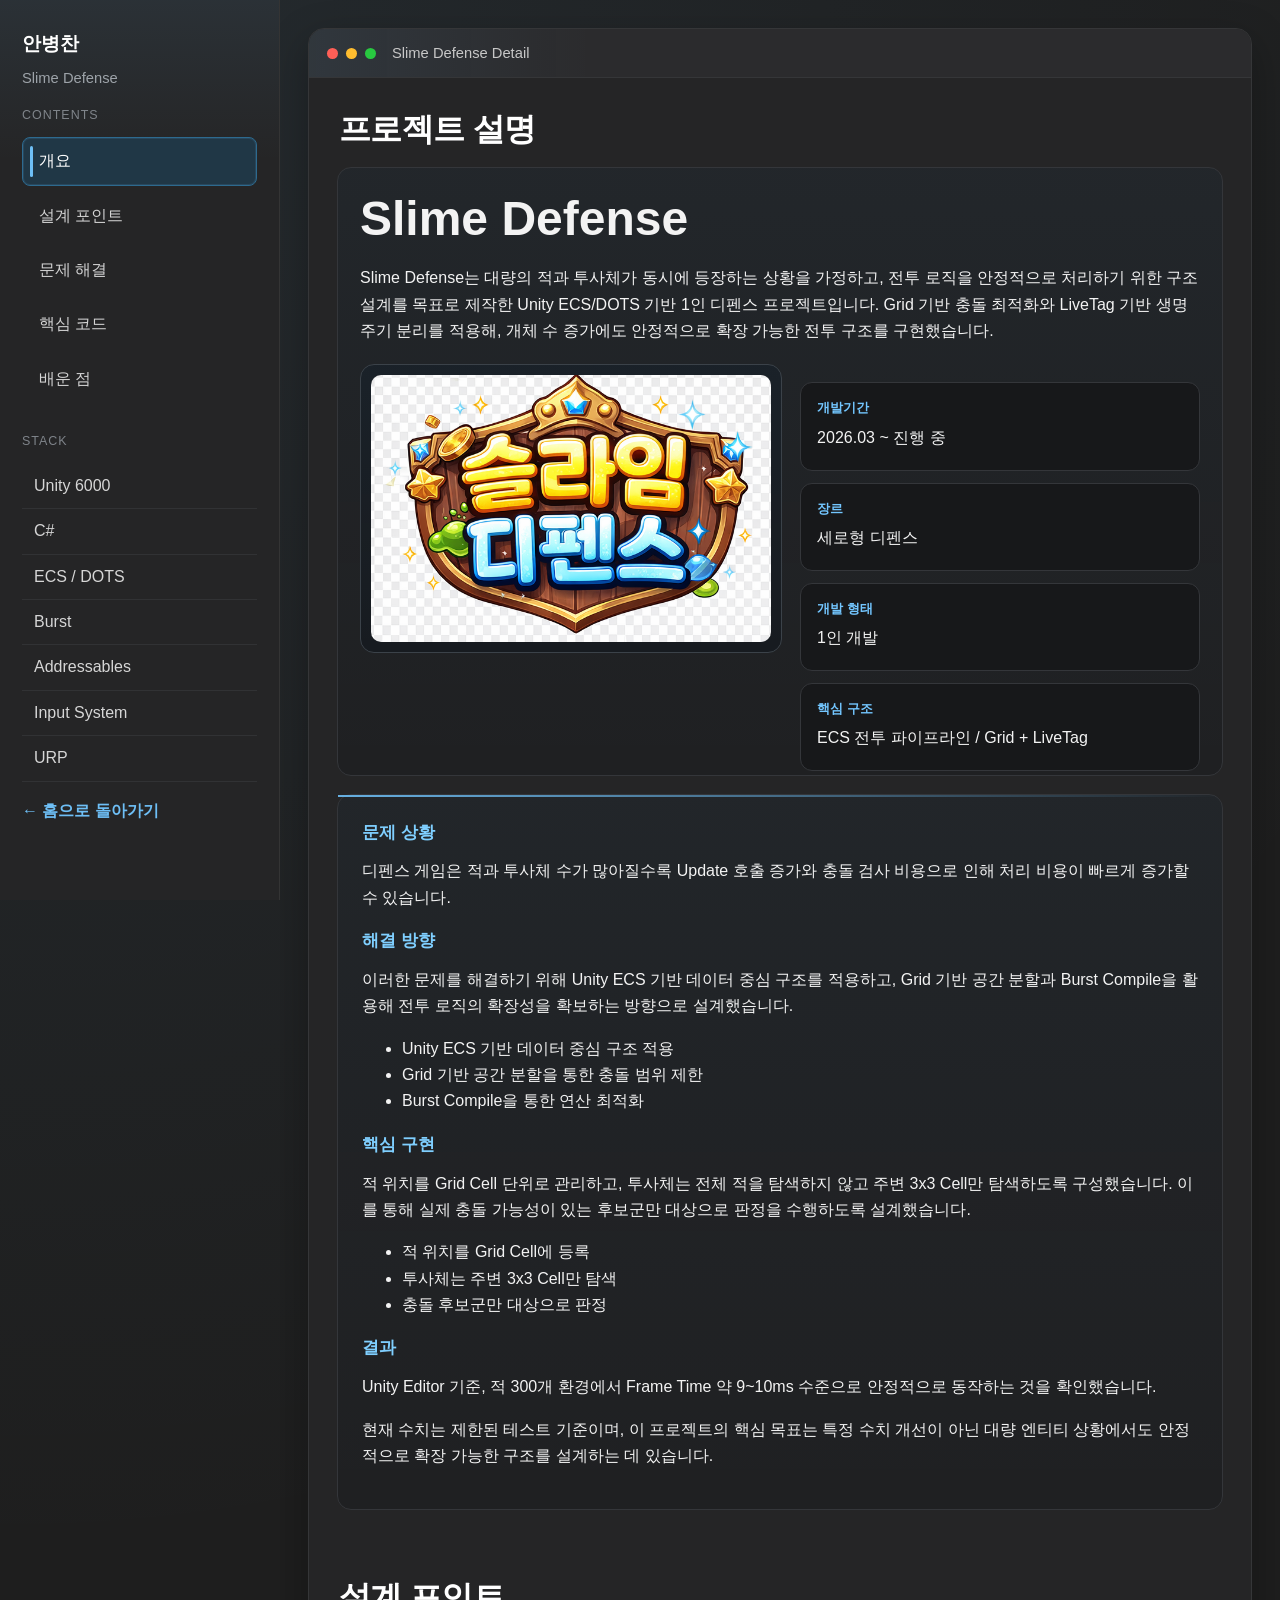
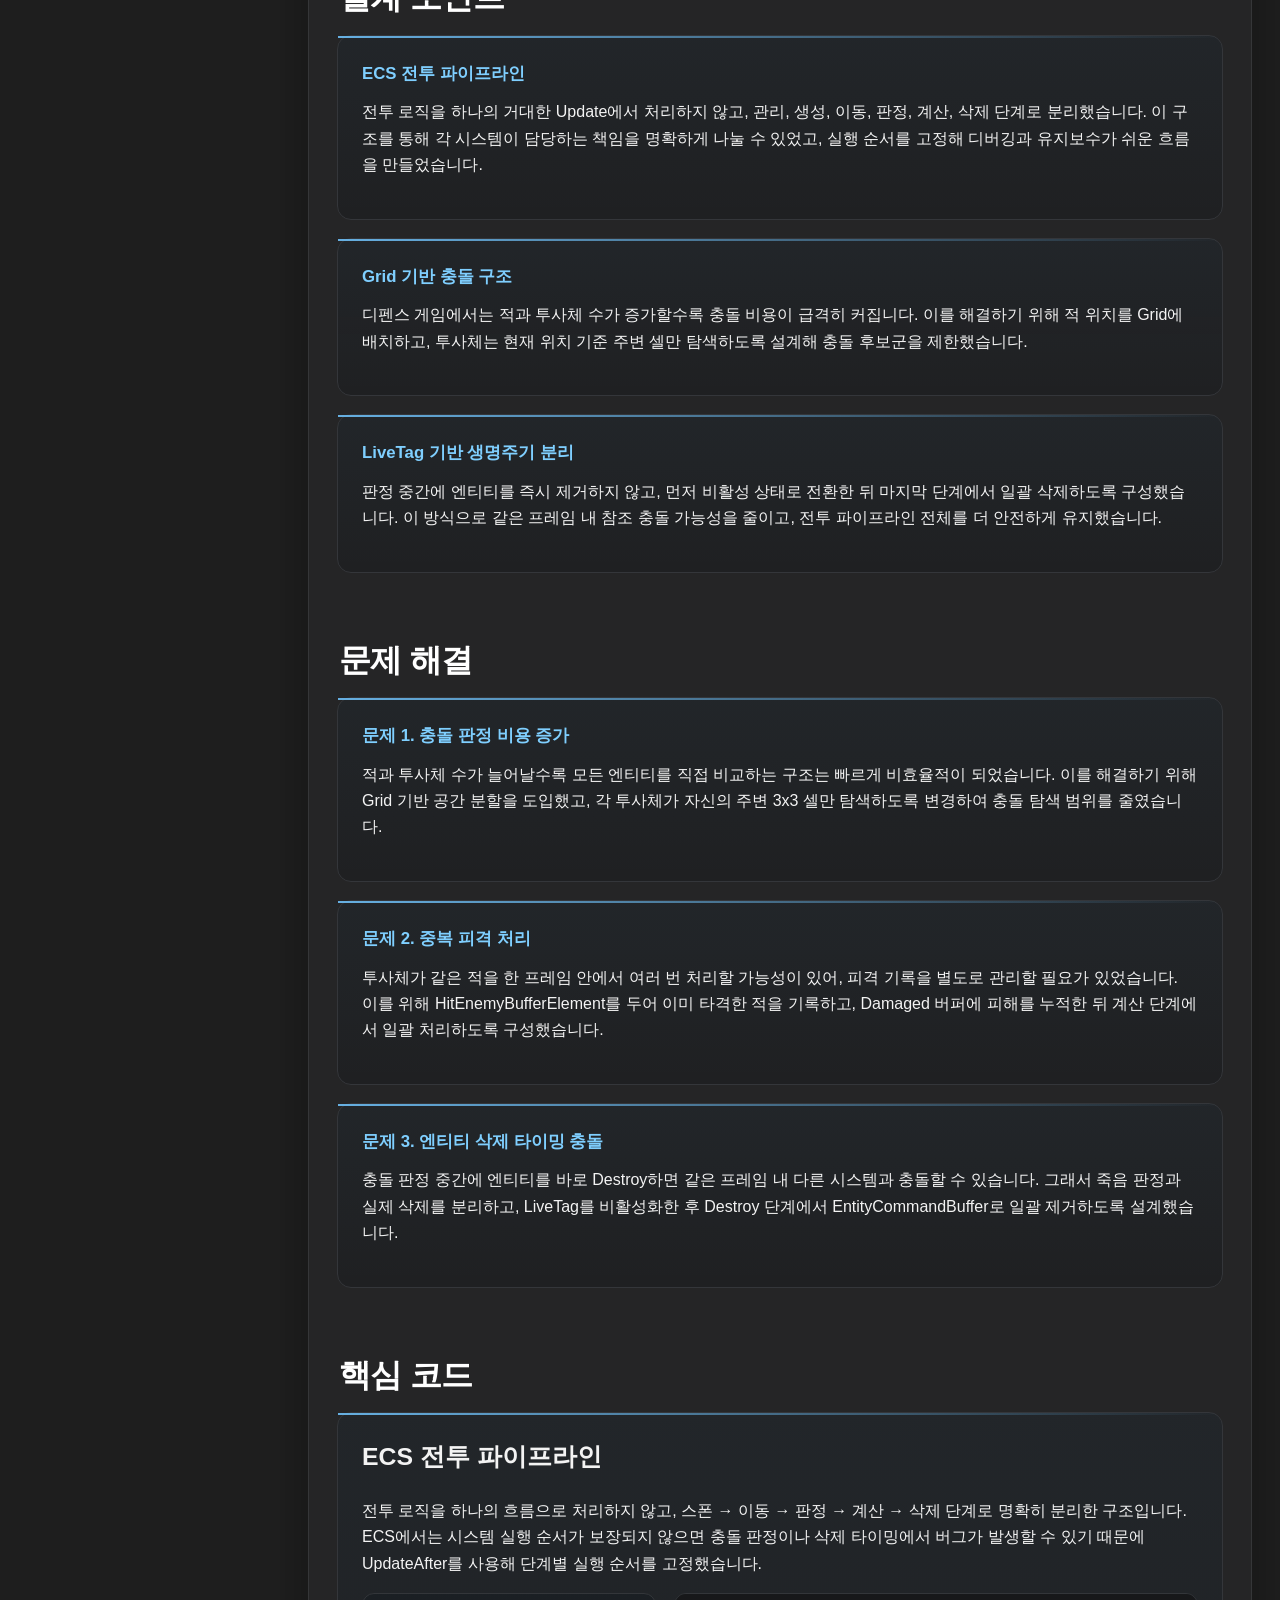
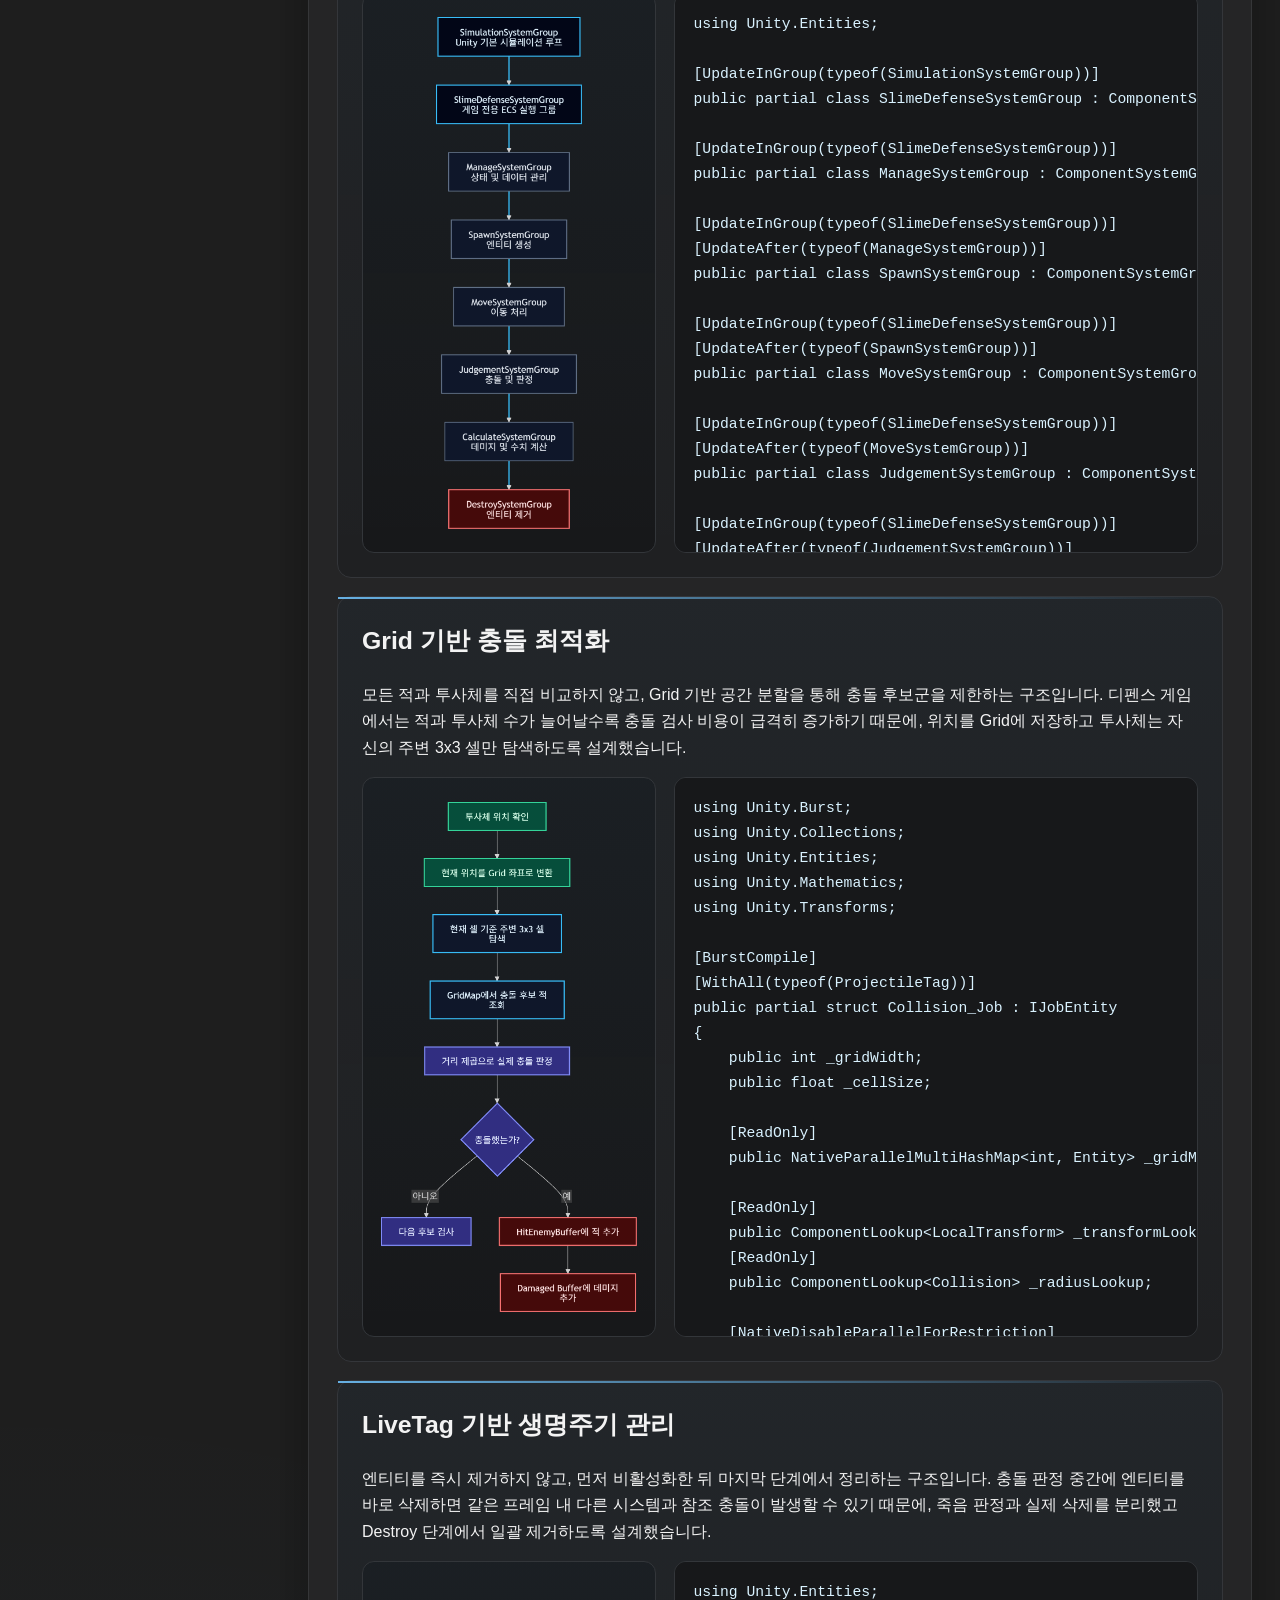
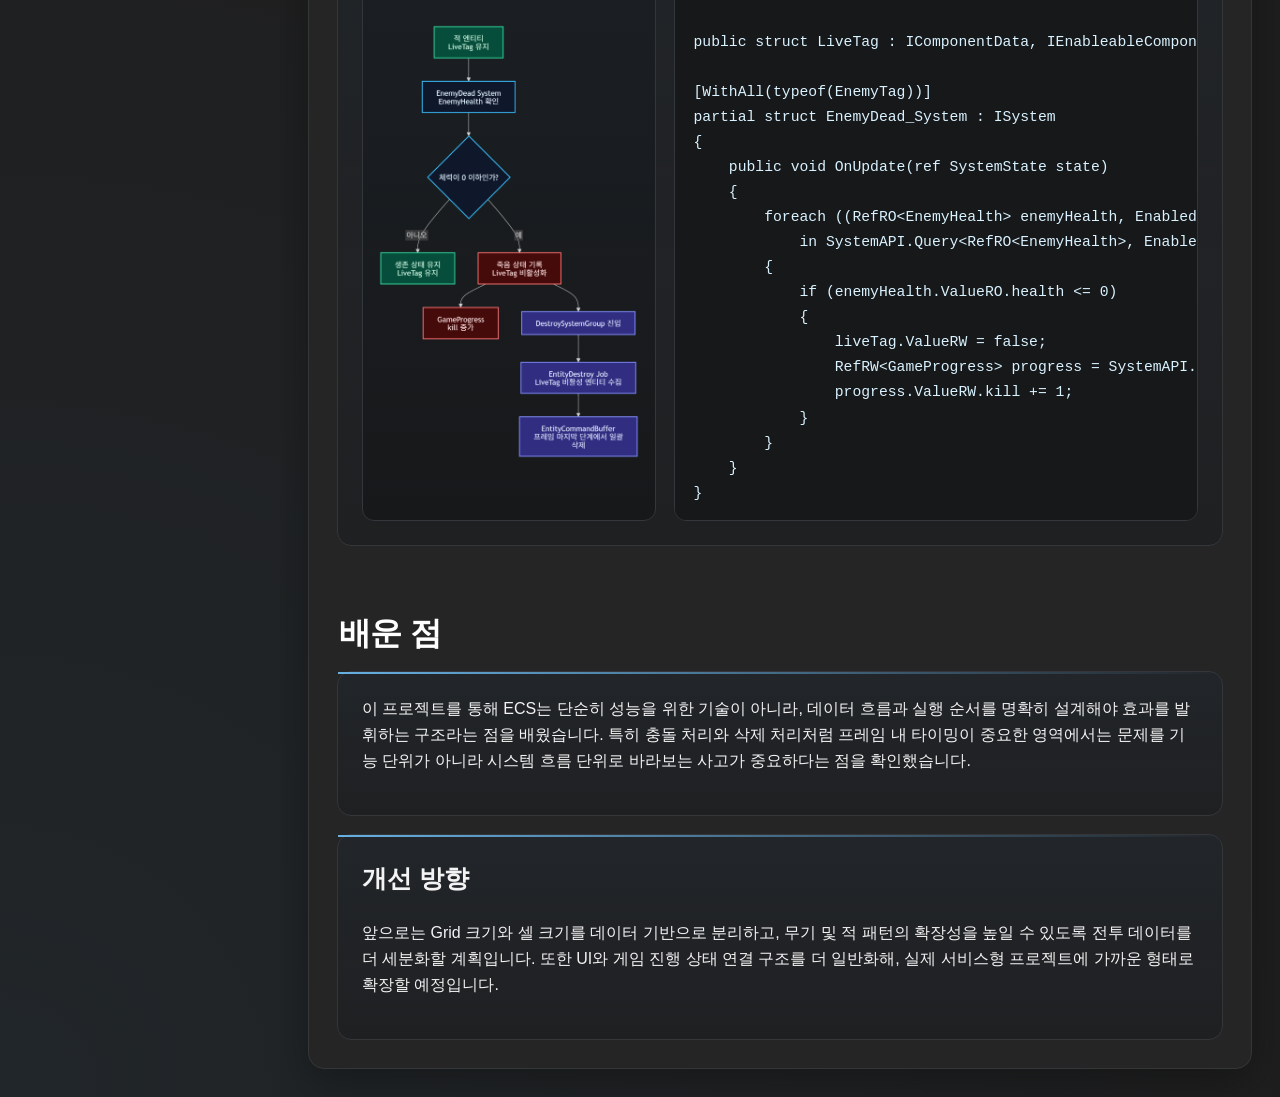
<file: projects/slime.html>
<!DOCTYPE html>
<html lang="ko">

<head>
    <meta charset="UTF-8" />
    <meta name="viewport" content="width=device-width, initial-scale=1.0" />
    <title>Slime Defense | Project Detail</title>
    <meta name="description" content="Unity ECS/DOTS 기반 Slime Defense 프로젝트 상세 설명" />
    <link rel="stylesheet" href="../style.css" />

    <style>
        .section-block {
            overflow: visible;
        }

        .tab-panel,
        .tab-panel.active,
        .detail-section,
        .detail-section.active {
            display: block !important;
            opacity: 1 !important;
            visibility: visible !important;
        }

        .tab-panel+.tab-panel,
        .detail-section+.detail-section {
            margin-top: 64px;
        }

        .tab-panel,
        .detail-section {
            scroll-margin-top: 24px;
        }

        .code-block {
            overflow-x: auto;
            overflow-y: hidden;
            -webkit-overflow-scrolling: touch;
        }
    </style>

</head>

<body>
    <div class="project-shell">
        <aside class="project-sidebar">
            <a class="brand" href="../index.html">안병찬</a>
            <p class="brand-role">Slime Defense</p>

            <nav class="nav-section">
                <p class="nav-title">CONTENTS</p>
                <a href="#overview" class="nav-link active" data-target="overview">개요</a>
                <a href="#architecture" class="nav-link" data-target="architecture">설계 포인트</a>
                <a href="#problem-solving" class="nav-link" data-target="problem-solving">문제 해결</a>
                <a href="#core-code" class="nav-link" data-target="core-code">핵심 코드</a>
                <a href="#retrospective" class="nav-link" data-target="retrospective">배운 점</a>
            </nav>

            <div class="nav-section">
                <p class="nav-title">STACK</p>
                <ul class="stack-list">
                    <li>Unity 6000</li>
                    <li>C#</li>
                    <li>ECS / DOTS</li>
                    <li>Burst</li>
                    <li>Addressables</li>
                    <li>Input System</li>
                    <li>URP</li>
                </ul>
            </div>

            <a class="back-link" href="../index.html">← 홈으로 돌아가기</a>
        </aside>

        <main class="project-main">
            <section class="panel project-layout-single">
                <div class="panel-header">
                    <span class="window-dot red"></span>
                    <span class="window-dot yellow"></span>
                    <span class="window-dot green"></span>
                    <span class="panel-label">Slime Defense Detail</span>
                </div>

                <div class="section-block">

                    <div id="overview" class="tab-panel detail-section active">
                        <div class="tab-section-title">
                            <h2>프로젝트 설명</h2>
                        </div>

                        <div class="detail-intro">
                            <h1>Slime Defense</h1>
                            <p>
                                Slime Defense는 대량의 적과 투사체가 동시에 등장하는 상황을 가정하고,
                                전투 로직을 안정적으로 처리하기 위한 구조 설계를 목표로 제작한 Unity ECS/DOTS 기반 1인 디펜스 프로젝트입니다.
                                Grid 기반 충돌 최적화와 LiveTag 기반 생명주기 분리를 적용해,
                                개체 수 증가에도 안정적으로 확장 가능한 전투 구조를 구현했습니다.
                            </p>

                            <div class="overview-card-layout">
                                <div class="overview-image-box">
                                    <img src="../images/slime-main.png" alt="Slime Defense 메인 화면" />
                                </div>

                                <div class="overview-side-list kv-list compact">
                                    <div class="kv-item">
                                        <strong>개발기간</strong>
                                        2026.03 ~ 진행 중
                                    </div>
                                    <div class="kv-item">
                                        <strong>장르</strong>
                                        세로형 디펜스
                                    </div>
                                    <div class="kv-item">
                                        <strong>개발 형태</strong>
                                        1인 개발
                                    </div>
                                    <div class="kv-item">
                                        <strong>핵심 구조</strong>
                                        ECS 전투 파이프라인 / Grid + LiveTag
                                    </div>
                                </div>
                            </div>
                        </div>

                        <div class="article-card">
                            <h3>문제 상황</h3>
                            <p>
                                디펜스 게임은 적과 투사체 수가 많아질수록
                                Update 호출 증가와 충돌 검사 비용으로 인해 처리 비용이 빠르게 증가할 수 있습니다.
                            </p>

                            <h3>해결 방향</h3>
                            <p>
                                이러한 문제를 해결하기 위해 Unity ECS 기반 데이터 중심 구조를 적용하고,
                                Grid 기반 공간 분할과 Burst Compile을 활용해 전투 로직의 확장성을 확보하는 방향으로 설계했습니다.
                            </p>
                            <ul>
                                <li>Unity ECS 기반 데이터 중심 구조 적용</li>
                                <li>Grid 기반 공간 분할을 통한 충돌 범위 제한</li>
                                <li>Burst Compile을 통한 연산 최적화</li>
                            </ul>

                            <h3>핵심 구현</h3>
                            <p>
                                적 위치를 Grid Cell 단위로 관리하고,
                                투사체는 전체 적을 탐색하지 않고 주변 3x3 Cell만 탐색하도록 구성했습니다.
                                이를 통해 실제 충돌 가능성이 있는 후보군만 대상으로 판정을 수행하도록 설계했습니다.
                            </p>
                            <ul>
                                <li>적 위치를 Grid Cell에 등록</li>
                                <li>투사체는 주변 3x3 Cell만 탐색</li>
                                <li>충돌 후보군만 대상으로 판정</li>
                            </ul>

                            <h3>결과</h3>
                            <p>
                                Unity Editor 기준, 적 300개 환경에서
                                Frame Time 약 9~10ms 수준으로 안정적으로 동작하는 것을 확인했습니다.
                            </p>
                            <p>
                                현재 수치는 제한된 테스트 기준이며,
                                이 프로젝트의 핵심 목표는 특정 수치 개선이 아닌
                                대량 엔티티 상황에서도 안정적으로 확장 가능한 구조를 설계하는 데 있습니다.
                            </p>
                        </div>
                    </div>

                    <div id="architecture" class="tab-panel detail-section">
                        <div class="tab-section-title">
                            <h2>설계 포인트</h2>
                        </div>
                        <div class="article-card">
                            <h3>ECS 전투 파이프라인</h3>
                            <p>
                                전투 로직을 하나의 거대한 Update에서 처리하지 않고,
                                관리, 생성, 이동, 판정, 계산, 삭제 단계로 분리했습니다.
                                이 구조를 통해 각 시스템이 담당하는 책임을 명확하게 나눌 수 있었고,
                                실행 순서를 고정해 디버깅과 유지보수가 쉬운 흐름을 만들었습니다.
                            </p>
                        </div>

                        <div class="article-card">
                            <h3>Grid 기반 충돌 구조</h3>
                            <p>
                                디펜스 게임에서는 적과 투사체 수가 증가할수록 충돌 비용이 급격히 커집니다.
                                이를 해결하기 위해 적 위치를 Grid에 배치하고,
                                투사체는 현재 위치 기준 주변 셀만 탐색하도록 설계해 충돌 후보군을 제한했습니다.
                            </p>
                        </div>

                        <div class="article-card">
                            <h3>LiveTag 기반 생명주기 분리</h3>
                            <p>
                                판정 중간에 엔티티를 즉시 제거하지 않고,
                                먼저 비활성 상태로 전환한 뒤 마지막 단계에서 일괄 삭제하도록 구성했습니다.
                                이 방식으로 같은 프레임 내 참조 충돌 가능성을 줄이고,
                                전투 파이프라인 전체를 더 안전하게 유지했습니다.
                            </p>
                        </div>
                    </div>

                    <div id="problem-solving" class="tab-panel detail-section">
                        <div class="tab-section-title">
                            <h2>문제 해결</h2>
                        </div>
                        <div class="article-card">
                            <h3>문제 1. 충돌 판정 비용 증가</h3>
                            <p>
                                적과 투사체 수가 늘어날수록 모든 엔티티를 직접 비교하는 구조는 빠르게 비효율적이 되었습니다.
                                이를 해결하기 위해 Grid 기반 공간 분할을 도입했고,
                                각 투사체가 자신의 주변 3x3 셀만 탐색하도록 변경하여 충돌 탐색 범위를 줄였습니다.
                            </p>
                        </div>

                        <div class="article-card">
                            <h3>문제 2. 중복 피격 처리</h3>
                            <p>
                                투사체가 같은 적을 한 프레임 안에서 여러 번 처리할 가능성이 있어,
                                피격 기록을 별도로 관리할 필요가 있었습니다.
                                이를 위해 HitEnemyBufferElement를 두어 이미 타격한 적을 기록하고,
                                Damaged 버퍼에 피해를 누적한 뒤 계산 단계에서 일괄 처리하도록 구성했습니다.
                            </p>
                        </div>

                        <div class="article-card">
                            <h3>문제 3. 엔티티 삭제 타이밍 충돌</h3>
                            <p>
                                충돌 판정 중간에 엔티티를 바로 Destroy하면 같은 프레임 내 다른 시스템과 충돌할 수 있습니다.
                                그래서 죽음 판정과 실제 삭제를 분리하고,
                                LiveTag를 비활성화한 후 Destroy 단계에서 EntityCommandBuffer로 일괄 제거하도록 설계했습니다.
                            </p>
                        </div>
                    </div>

                    <div id="core-code" class="tab-panel detail-section">
                        <div class="tab-section-title">
                            <h2>핵심 코드</h2>
                        </div>
                        <div class="article-card">
                            <h2>ECS 전투 파이프라인</h2>
                            <p>
                                전투 로직을 하나의 흐름으로 처리하지 않고,
                                스폰 → 이동 → 판정 → 계산 → 삭제 단계로 명확히 분리한 구조입니다.
                                ECS에서는 시스템 실행 순서가 보장되지 않으면
                                충돌 판정이나 삭제 타이밍에서 버그가 발생할 수 있기 때문에
                                UpdateAfter를 사용해 단계별 실행 순서를 고정했습니다.
                            </p>

                            <div class="code-with-diagram">
                                <figure class="code-diagram-box">
                                    <img src="../images/slime-diagram1.png" alt="ECS 전투 파이프라인 다이어그램" />
                                </figure>
                                <div class="code-block">
                                <pre>using Unity.Entities;

[UpdateInGroup(typeof(SimulationSystemGroup))]
public partial class SlimeDefenseSystemGroup : ComponentSystemGroup { }

[UpdateInGroup(typeof(SlimeDefenseSystemGroup))]
public partial class ManageSystemGroup : ComponentSystemGroup { }

[UpdateInGroup(typeof(SlimeDefenseSystemGroup))]
[UpdateAfter(typeof(ManageSystemGroup))]
public partial class SpawnSystemGroup : ComponentSystemGroup { }

[UpdateInGroup(typeof(SlimeDefenseSystemGroup))]
[UpdateAfter(typeof(SpawnSystemGroup))]
public partial class MoveSystemGroup : ComponentSystemGroup { }

[UpdateInGroup(typeof(SlimeDefenseSystemGroup))]
[UpdateAfter(typeof(MoveSystemGroup))]
public partial class JudgementSystemGroup : ComponentSystemGroup { }

[UpdateInGroup(typeof(SlimeDefenseSystemGroup))]
[UpdateAfter(typeof(JudgementSystemGroup))]
public partial class CalculateSystemGroup : ComponentSystemGroup { }

[UpdateInGroup(typeof(SlimeDefenseSystemGroup))]
[UpdateAfter(typeof(CalculateSystemGroup))]
public partial class DestroySystemGroup : ComponentSystemGroup { }</pre>
                                </div>
                            </div>
                        </div>

                        <div class="article-card">
                            <h2>Grid 기반 충돌 최적화</h2>
                            <p>
                                모든 적과 투사체를 직접 비교하지 않고,
                                Grid 기반 공간 분할을 통해 충돌 후보군을 제한하는 구조입니다.
                                디펜스 게임에서는 적과 투사체 수가 늘어날수록 충돌 검사 비용이 급격히 증가하기 때문에,
                                위치를 Grid에 저장하고 투사체는 자신의 주변 3x3 셀만 탐색하도록 설계했습니다.
                            </p>

                            <div class="code-with-diagram code-with-diagram-tall">
                                <figure class="code-diagram-box">
                                    <img src="../images/slime-diagram2.png" alt="Grid 기반 충돌 최적화 다이어그램" />
                                </figure>
                                <div class="code-block">
                                <pre>using Unity.Burst;
using Unity.Collections;
using Unity.Entities;
using Unity.Mathematics;
using Unity.Transforms;

[BurstCompile]
[WithAll(typeof(ProjectileTag))]
public partial struct Collision_Job : IJobEntity
{
    public int _gridWidth;
    public float _cellSize;

    [ReadOnly]
    public NativeParallelMultiHashMap&lt;int, Entity&gt; _gridMap;

    [ReadOnly]
    public ComponentLookup&lt;LocalTransform&gt; _transformLookup;
    [ReadOnly]
    public ComponentLookup&lt;Collision&gt; _radiusLookup;

    [NativeDisableParallelForRestriction]
    public BufferLookup&lt;HitEnemyBufferElement&gt; _hitBufferLookup;

    [NativeDisableParallelForRestriction]
    public BufferLookup&lt;Damaged&gt; _damagedBufferLookup;

    public void Execute(Entity projectileEntity, in LocalTransform transform, in Collision collider, in ProjectileDamage projectileDamage)
    {
        float3 position = transform.Position;
        int centerX = (int)math.floor(position.x / _cellSize) + (_gridWidth / 2);
        int centerY = (int)math.floor(position.z / _cellSize) + (_gridWidth / 2);

        int offsetY = -1;
        while (offsetY &lt;= 1)
        {
            int offsetX = -1;
            while (offsetX &lt;= 1)
            {
                int axisX = centerX + offsetX;
                int axisY = centerY + offsetY;
                int index = axisX + _gridWidth * axisY;
                NativeParallelMultiHashMapIterator&lt;int&gt; iterator;
                Entity other;

                bool found = _gridMap.TryGetFirstValue(index, out other, out iterator);

                if (found)
                {
                    do
                    {
                        float distanceSq = math.lengthsq(position - _transformLookup[other].Position);
                        float sumRadius = collider.radius + _radiusLookup[other].radius;

                        if (distanceSq &lt;= sumRadius * sumRadius)
                        {
                            DynamicBuffer&lt;HitEnemyBufferElement&gt; hitBuffer = _hitBufferLookup[projectileEntity];
                            DynamicBuffer&lt;Damaged&gt; damagedBuffer = _damagedBufferLookup[other];
                            hitBuffer.Add(new HitEnemyBufferElement { enemy = other });
                            damagedBuffer.Add(new Damaged { damage = projectileDamage.damage });
                        }
                    }
                    while (_gridMap.TryGetNextValue(out other, ref iterator));
                }

                offsetX++;
            }

            offsetY++;
        }
    }
}</pre>
                                </div>
                            </div>
                        </div>

                        <div class="article-card">
                            <h2>LiveTag 기반 생명주기 관리</h2>
                            <p>
                                엔티티를 즉시 제거하지 않고, 먼저 비활성화한 뒤 마지막 단계에서 정리하는 구조입니다.
                                충돌 판정 중간에 엔티티를 바로 삭제하면 같은 프레임 내 다른 시스템과 참조 충돌이 발생할 수 있기 때문에,
                                죽음 판정과 실제 삭제를 분리했고 Destroy 단계에서 일괄 제거하도록 설계했습니다.
                            </p>

                            <div class="code-with-diagram">
                                <figure class="code-diagram-box">
                                    <img src="../images/slime-diagram3.png" alt="LiveTag 생명주기 관리 다이어그램" />
                                </figure>
                                <div class="code-block">
                                <pre>using Unity.Entities;

public struct LiveTag : IComponentData, IEnableableComponent { }

[WithAll(typeof(EnemyTag))]
partial struct EnemyDead_System : ISystem
{
    public void OnUpdate(ref SystemState state)
    {
        foreach ((RefRO&lt;EnemyHealth&gt; enemyHealth, EnabledRefRW&lt;LiveTag&gt; liveTag, Entity entity)
            in SystemAPI.Query&lt;RefRO&lt;EnemyHealth&gt;, EnabledRefRW&lt;LiveTag&gt;&gt;().WithEntityAccess())
        {
            if (enemyHealth.ValueRO.health &lt;= 0)
            {
                liveTag.ValueRW = false;
                RefRW&lt;GameProgress&gt; progress = SystemAPI.GetSingletonRW&lt;GameProgress&gt;();
                progress.ValueRW.kill += 1;
            }
        }
    }
}

[WithDisabled(typeof(LiveTag))]
public partial struct EntityDestroy_Job : IJobEntity
{
    public EntityCommandBuffer.ParallelWriter ecbWriter;
}</pre>
                                </div>
                            </div>
                        </div>
                    </div>

                    <div id="retrospective" class="tab-panel detail-section">
                        <div class="tab-section-title">
                            <h2>배운 점</h2>
                        </div>
                        <div class="article-card">
                            <p>
                                이 프로젝트를 통해 ECS는 단순히 성능을 위한 기술이 아니라,
                                데이터 흐름과 실행 순서를 명확히 설계해야 효과를 발휘하는 구조라는 점을 배웠습니다.
                                특히 충돌 처리와 삭제 처리처럼 프레임 내 타이밍이 중요한 영역에서는
                                문제를 기능 단위가 아니라 시스템 흐름 단위로 바라보는 사고가 중요하다는 점을 확인했습니다.
                            </p>
                        </div>

                        <div class="article-card">
                            <h2>개선 방향</h2>
                            <p>
                                앞으로는 Grid 크기와 셀 크기를 데이터 기반으로 분리하고,
                                무기 및 적 패턴의 확장성을 높일 수 있도록 전투 데이터를 더 세분화할 계획입니다.
                                또한 UI와 게임 진행 상태 연결 구조를 더 일반화해,
                                실제 서비스형 프로젝트에 가까운 형태로 확장할 예정입니다.
                            </p>
                        </div>
                    </div>
                </div>
            </section>
        </main>
    </div>


    <script>
        (function () {
            const navLinks = Array.from(document.querySelectorAll('.project-sidebar .nav-link'));
            const sections = navLinks
                .map(function (link) {
                    const targetId = link.getAttribute('data-target') || link.getAttribute('data-tab') || link.getAttribute('href').replace('#', '');
                    const section = document.getElementById(targetId);

                    if (!section) {
                        return null;
                    }

                    return {
                        link: link,
                        id: targetId,
                        section: section
                    };
                })
                .filter(function (item) {
                    return item !== null;
                });

            const setActiveLink = function (activeId) {
                navLinks.forEach(function (link) {
                    const targetId = link.getAttribute('data-target') || link.getAttribute('data-tab') || link.getAttribute('href').replace('#', '');
                    link.classList.toggle('active', targetId === activeId);
                });

                if (activeId && window.location.hash !== '#' + activeId) {
                    history.replaceState(null, '', '#' + activeId);
                }
            };

            const getCurrentSectionId = function () {
                if (sections.length === 0) {
                    return '';
                }

                const activationLine = window.innerHeight * 0.28;
                let currentId = sections[0].id;
                let bestPassedTop = Number.NEGATIVE_INFINITY;

                sections.forEach(function (item) {
                    const rect = item.section.getBoundingClientRect();

                    if (rect.top <= activationLine && rect.top > bestPassedTop) {
                        bestPassedTop = rect.top;
                        currentId = item.id;
                    }
                });

                const documentBottom = window.scrollY + window.innerHeight;
                const maxBottom = document.documentElement.scrollHeight;

                if (maxBottom - documentBottom <= 4) {
                    currentId = sections[sections.length - 1].id;
                }

                return currentId;
            };

            const updateActiveOnScroll = function () {
                const currentId = getCurrentSectionId();

                if (currentId) {
                    setActiveLink(currentId);
                }
            };

            navLinks.forEach(function (link) {
                link.addEventListener('click', function (event) {
                    event.preventDefault();

                    const targetId = link.getAttribute('data-target') || link.getAttribute('data-tab') || link.getAttribute('href').replace('#', '');
                    const targetSection = document.getElementById(targetId);

                    if (!targetSection) {
                        return;
                    }

                    const targetTop = targetSection.getBoundingClientRect().top + window.scrollY - 24;

                    window.scrollTo({
                        top: targetTop,
                        behavior: 'smooth'
                    });

                    setActiveLink(targetId);
                });
            });

            let ticking = false;

            window.addEventListener('scroll', function () {
                if (ticking) {
                    return;
                }

                ticking = true;

                window.requestAnimationFrame(function () {
                    updateActiveOnScroll();
                    ticking = false;
                });
            }, { passive: true });

            window.addEventListener('resize', updateActiveOnScroll);

            window.addEventListener('hashchange', function () {
                const sectionId = window.location.hash ? window.location.hash.substring(1) : '';
                const section = sectionId ? document.getElementById(sectionId) : null;

                if (!section) {
                    updateActiveOnScroll();
                    return;
                }

                const targetTop = section.getBoundingClientRect().top + window.scrollY - 24;

                window.scrollTo({
                    top: targetTop,
                    behavior: 'auto'
                });

                setActiveLink(sectionId);
            });

            const initialHash = window.location.hash ? window.location.hash.substring(1) : '';
            const initialSection = initialHash ? document.getElementById(initialHash) : null;

            if (initialSection) {
                window.setTimeout(function () {
                    const targetTop = initialSection.getBoundingClientRect().top + window.scrollY - 24;

                    window.scrollTo({
                        top: targetTop,
                        behavior: 'auto'
                    });

                    setActiveLink(initialHash);
                    updateActiveOnScroll();
                }, 0);
            } else {
                updateActiveOnScroll();
            }
        }());
    </script>

</body>

</html>
</file>
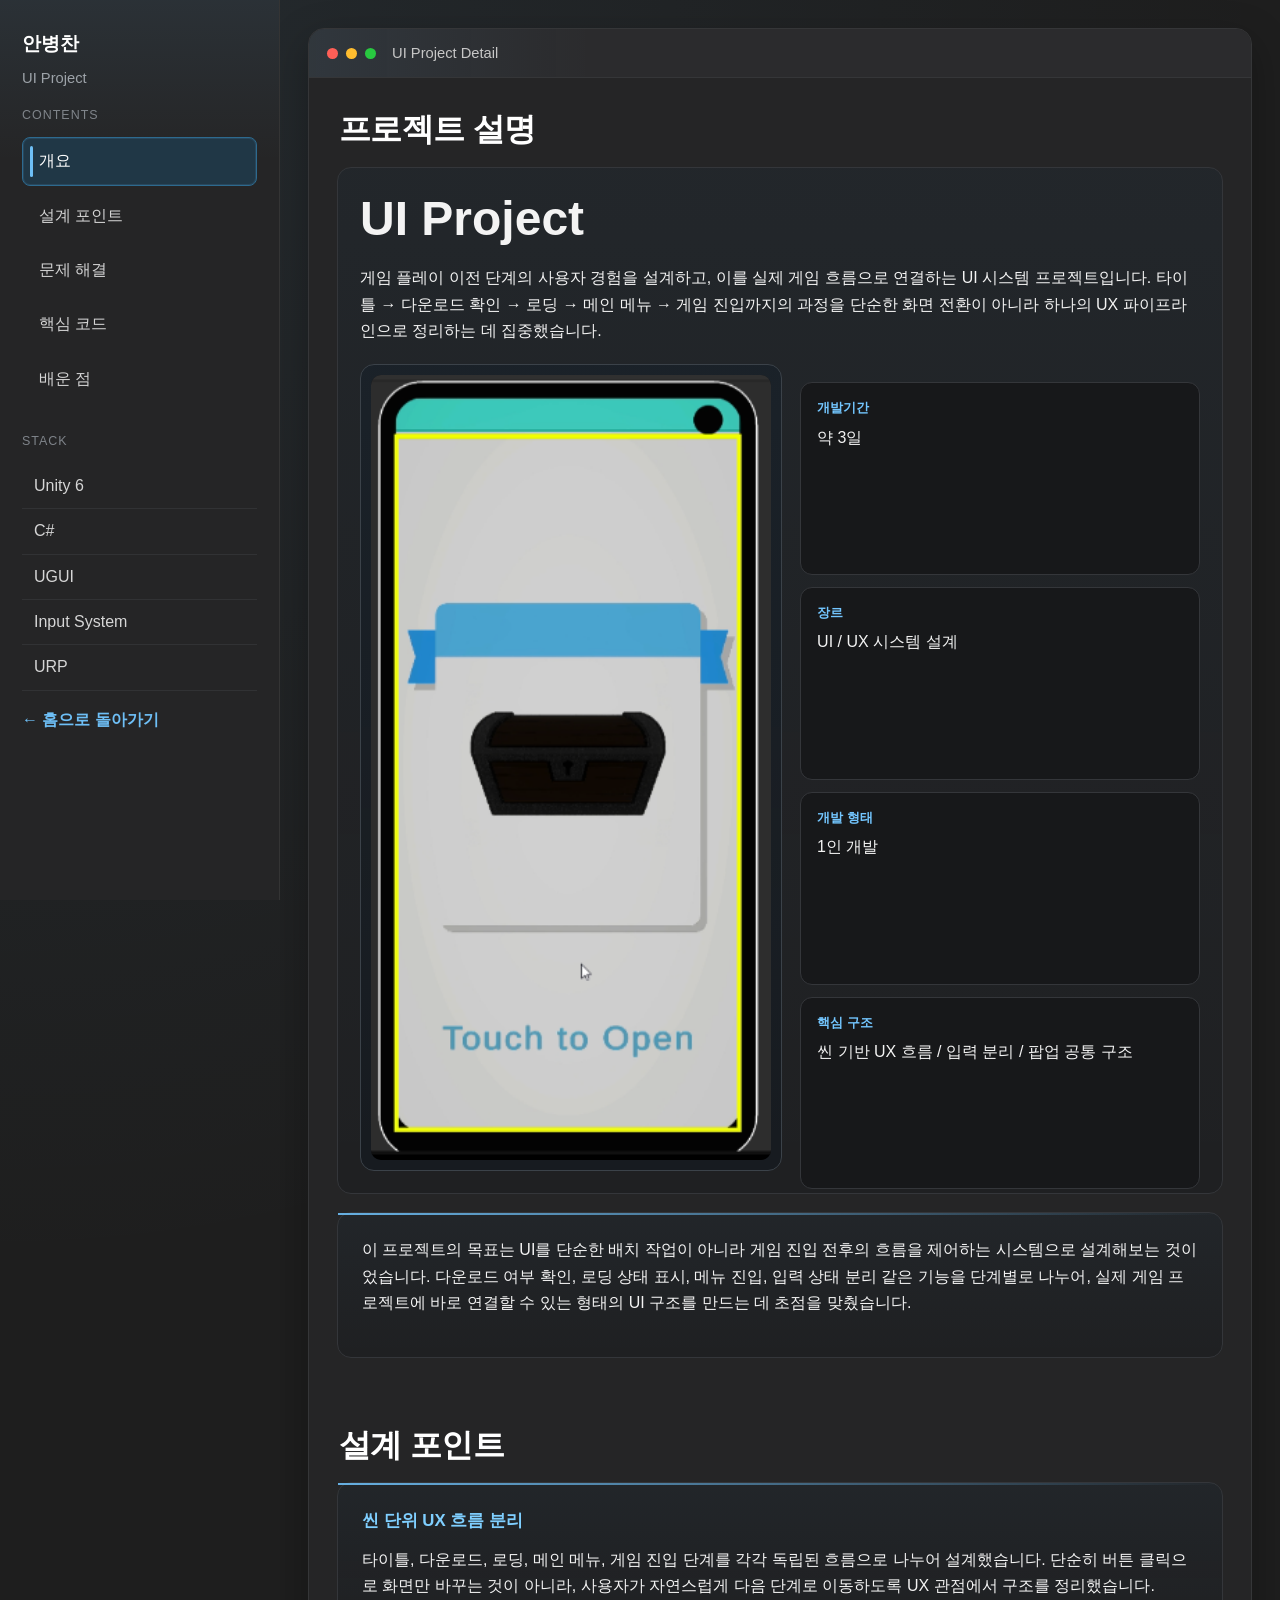
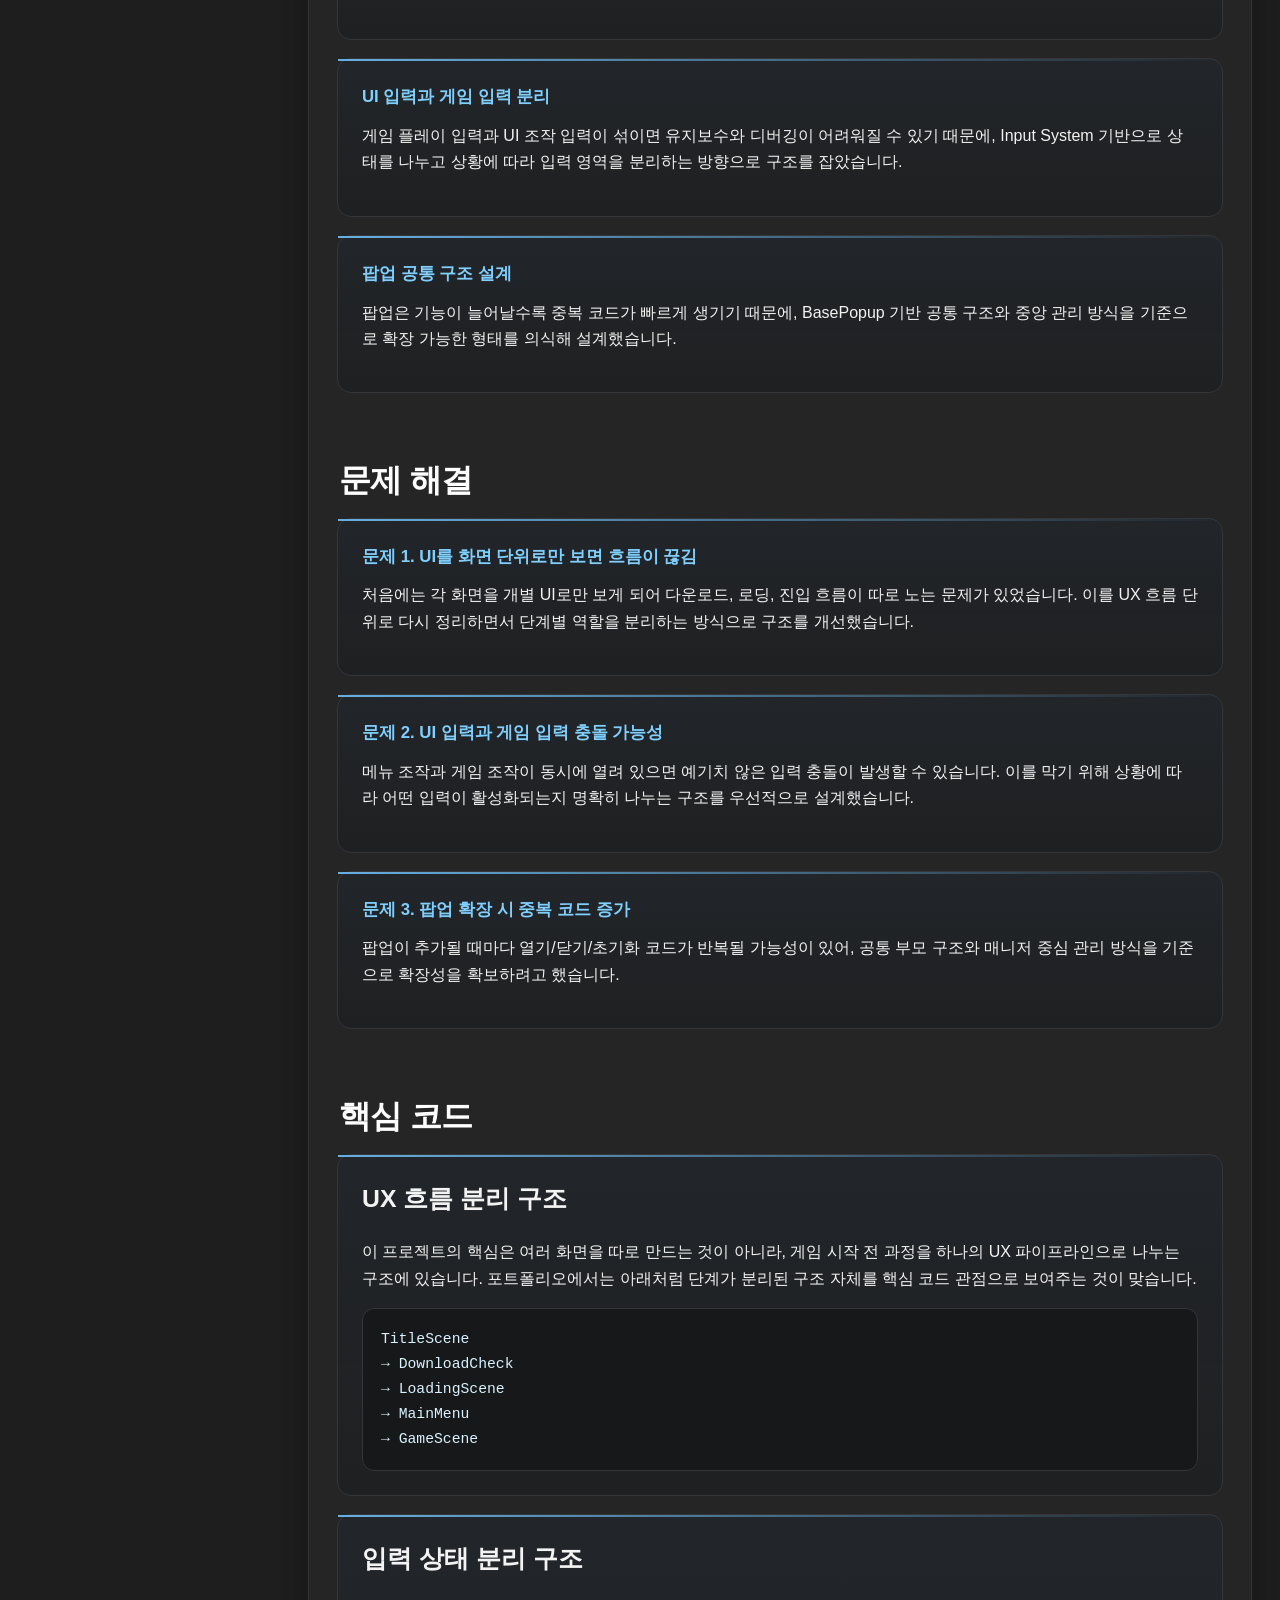
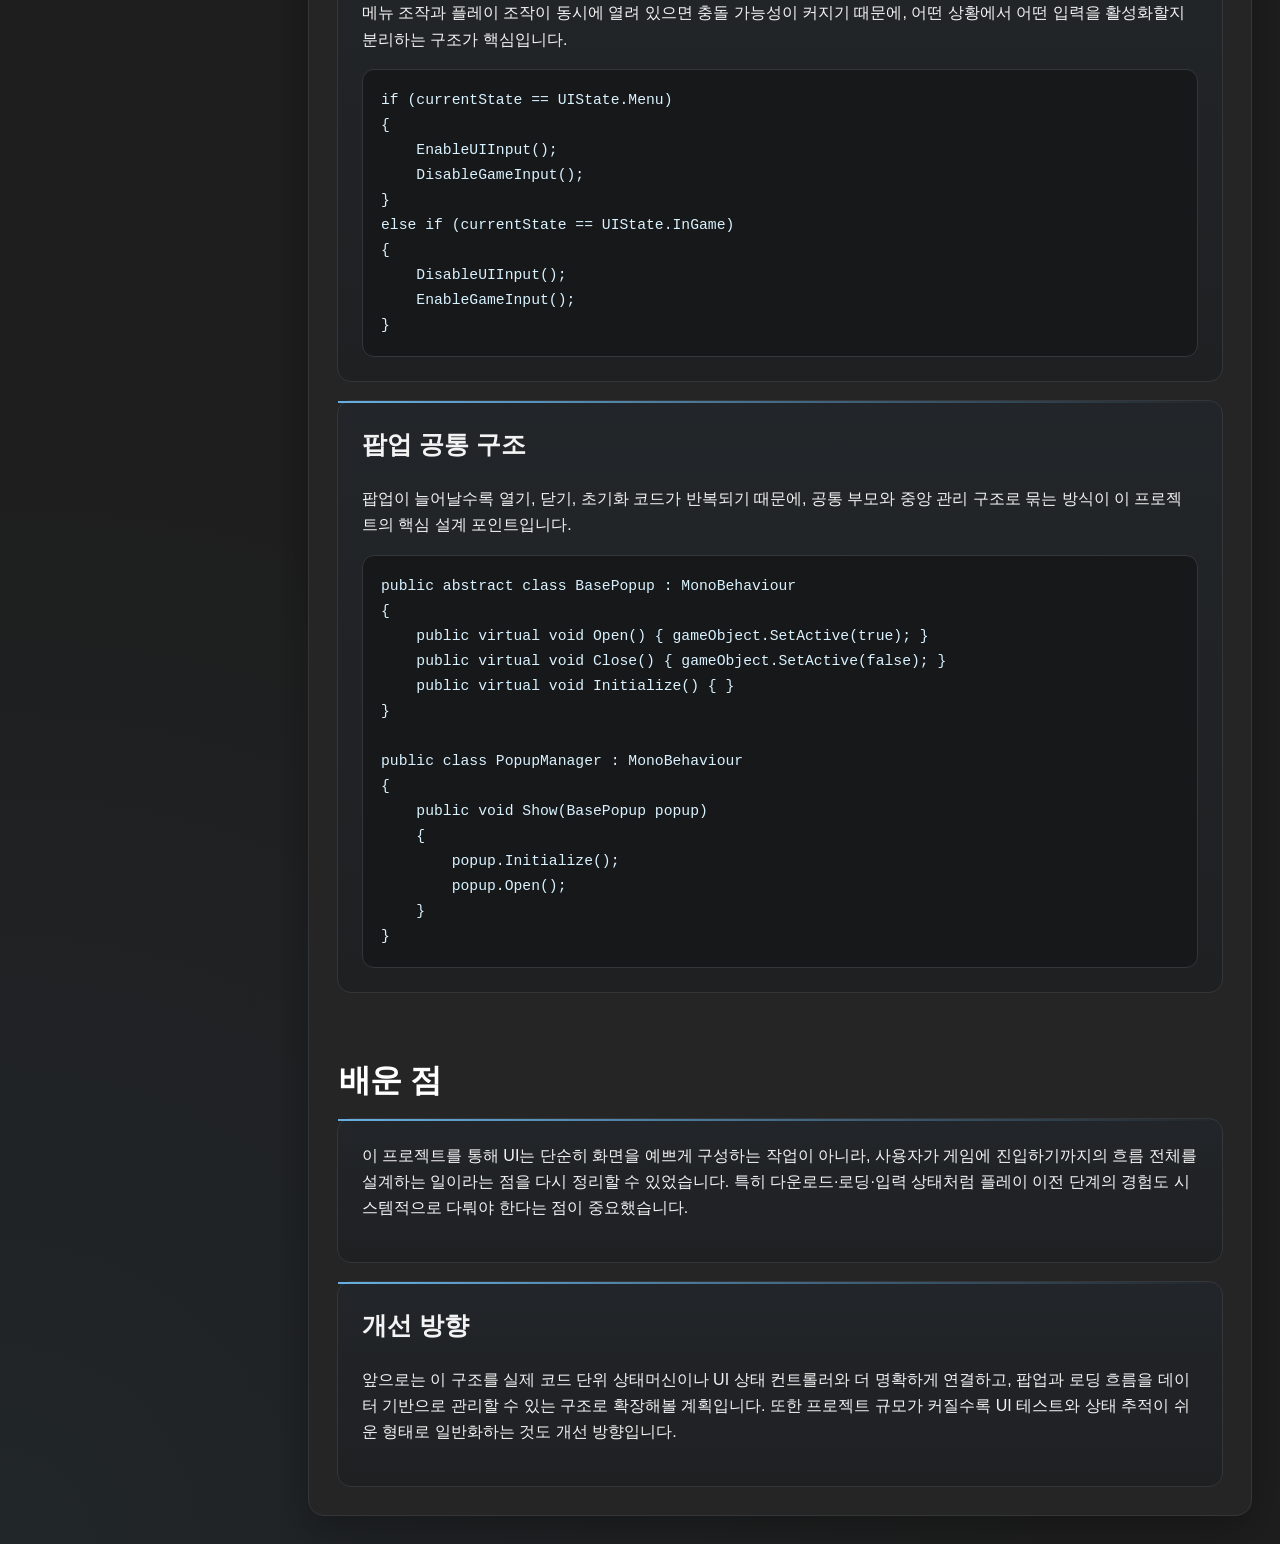
<file: projects/uiproject.html>
<!DOCTYPE html>
<html lang="ko">

<head>
    <meta charset="UTF-8" />
    <meta name="viewport" content="width=device-width, initial-scale=1.0" />
    <title>UI Project | Project Detail</title>
    <meta name="description" content="게임 시작 전 UX 흐름과 UI 시스템 구조를 중심으로 한 UI Project 상세 설명" />
    <link rel="stylesheet" href="../style.css" />

    <style>
        .section-block {
            overflow: visible;
        }

        .tab-panel,
        .tab-panel.active,
        .detail-section,
        .detail-section.active {
            display: block !important;
            opacity: 1 !important;
            visibility: visible !important;
        }

        .tab-panel+.tab-panel,
        .detail-section+.detail-section {
            margin-top: 64px;
        }

        .tab-panel,
        .detail-section {
            scroll-margin-top: 24px;
        }

        .code-block {
            overflow-x: auto;
            overflow-y: hidden;
            -webkit-overflow-scrolling: touch;
        }
    </style>

</head>

<body>
    <div class="project-shell">
        <aside class="project-sidebar">
            <a class="brand" href="../index.html">안병찬</a>
            <p class="brand-role">UI Project</p>

            <nav class="nav-section">
                <p class="nav-title">CONTENTS</p>
                <a href="#overview" class="nav-link active" data-target="overview">개요</a>
                <a href="#architecture" class="nav-link" data-target="architecture">설계 포인트</a>
                <a href="#problem-solving" class="nav-link" data-target="problem-solving">문제 해결</a>
                <a href="#core-code" class="nav-link" data-target="core-code">핵심 코드</a>
                <a href="#retrospective" class="nav-link" data-target="retrospective">배운 점</a>
            </nav>

            <div class="nav-section">
                <p class="nav-title">STACK</p>
                <ul class="stack-list">
                    <li>Unity 6</li>
                    <li>C#</li>
                    <li>UGUI</li>
                    <li>Input System</li>
                    <li>URP</li>
                </ul>
            </div>

            <a class="back-link" href="../index.html">← 홈으로 돌아가기</a>
        </aside>

        <main class="project-main">
            <section class="panel project-layout-single">
                <div class="panel-header">
                    <span class="window-dot red"></span>
                    <span class="window-dot yellow"></span>
                    <span class="window-dot green"></span>
                    <span class="panel-label">UI Project Detail</span>
                </div>

                <div class="section-block">

                    <div id="overview" class="tab-panel detail-section active">
                        <div class="tab-section-title">
                            <h2>프로젝트 설명</h2>
                        </div>

                        <div class="detail-intro">
                            <h1>UI Project</h1>
                            <p>
                                게임 플레이 이전 단계의 사용자 경험을 설계하고,
                                이를 실제 게임 흐름으로 연결하는 UI 시스템 프로젝트입니다.
                                타이틀 → 다운로드 확인 → 로딩 → 메인 메뉴 → 게임 진입까지의 과정을
                                단순한 화면 전환이 아니라 하나의 UX 파이프라인으로 정리하는 데 집중했습니다.
                            </p>

                            <div class="overview-card-layout">
                                <div class="overview-image-box">
                                    <img src="../images/uiproject-main.png" alt="UI Project 메인 화면" />
                                </div>

                                <div class="overview-side-list kv-list compact">
                                    <div class="kv-item">
                                        <strong>개발기간</strong>
                                        약 3일
                                    </div>
                                    <div class="kv-item">
                                        <strong>장르</strong>
                                        UI / UX 시스템 설계
                                    </div>
                                    <div class="kv-item">
                                        <strong>개발 형태</strong>
                                        1인 개발
                                    </div>
                                    <div class="kv-item">
                                        <strong>핵심 구조</strong>
                                        씬 기반 UX 흐름 / 입력 분리 / 팝업 공통 구조
                                    </div>
                                </div>
                            </div>
                        </div>

                        <div class="article-card">
                            <p>
                                이 프로젝트의 목표는 UI를 단순한 배치 작업이 아니라
                                게임 진입 전후의 흐름을 제어하는 시스템으로 설계해보는 것이었습니다.
                                다운로드 여부 확인, 로딩 상태 표시, 메뉴 진입, 입력 상태 분리 같은 기능을 단계별로 나누어,
                                실제 게임 프로젝트에 바로 연결할 수 있는 형태의 UI 구조를 만드는 데 초점을 맞췄습니다.
                            </p>
                        </div>
                    </div>

                    <div id="architecture" class="tab-panel detail-section">
                        <div class="tab-section-title">
                            <h2>설계 포인트</h2>
                        </div>
                        <div class="article-card">
                            <h3>씬 단위 UX 흐름 분리</h3>
                            <p>
                                타이틀, 다운로드, 로딩, 메인 메뉴, 게임 진입 단계를 각각 독립된 흐름으로 나누어 설계했습니다. 단순히 버튼 클릭으로 화면만 바꾸는 것이 아니라, 사용자가
                                자연스럽게 다음 단계로 이동하도록 UX 관점에서 구조를 정리했습니다.
                            </p>
                        </div>

                        <div class="article-card">
                            <h3>UI 입력과 게임 입력 분리</h3>
                            <p>
                                게임 플레이 입력과 UI 조작 입력이 섞이면 유지보수와 디버깅이 어려워질 수 있기 때문에, Input System 기반으로 상태를 나누고 상황에 따라 입력
                                영역을 분리하는 방향으로 구조를 잡았습니다.
                            </p>
                        </div>

                        <div class="article-card">
                            <h3>팝업 공통 구조 설계</h3>
                            <p>
                                팝업은 기능이 늘어날수록 중복 코드가 빠르게 생기기 때문에, BasePopup 기반 공통 구조와 중앙 관리 방식을 기준으로 확장 가능한 형태를 의식해
                                설계했습니다.
                            </p>
                        </div>
                    </div>

                    <div id="problem-solving" class="tab-panel detail-section">
                        <div class="tab-section-title">
                            <h2>문제 해결</h2>
                        </div>
                        <div class="article-card">
                            <h3>문제 1. UI를 화면 단위로만 보면 흐름이 끊김</h3>
                            <p>
                                처음에는 각 화면을 개별 UI로만 보게 되어 다운로드, 로딩, 진입 흐름이 따로 노는 문제가 있었습니다. 이를 UX 흐름 단위로 다시 정리하면서 단계별 역할을
                                분리하는 방식으로 구조를 개선했습니다.
                            </p>
                        </div>

                        <div class="article-card">
                            <h3>문제 2. UI 입력과 게임 입력 충돌 가능성</h3>
                            <p>
                                메뉴 조작과 게임 조작이 동시에 열려 있으면 예기치 않은 입력 충돌이 발생할 수 있습니다. 이를 막기 위해 상황에 따라 어떤 입력이 활성화되는지 명확히 나누는
                                구조를 우선적으로 설계했습니다.
                            </p>
                        </div>

                        <div class="article-card">
                            <h3>문제 3. 팝업 확장 시 중복 코드 증가</h3>
                            <p>
                                팝업이 추가될 때마다 열기/닫기/초기화 코드가 반복될 가능성이 있어, 공통 부모 구조와 매니저 중심 관리 방식을 기준으로 확장성을 확보하려고 했습니다.
                            </p>
                        </div>
                    </div>

                    <div id="core-code" class="tab-panel detail-section">
                        <div class="tab-section-title">
                            <h2>핵심 코드</h2>
                        </div>
                        <div class="article-card">
                            <h2>UX 흐름 분리 구조</h2>
                            <p>
                                이 프로젝트의 핵심은 여러 화면을 따로 만드는 것이 아니라,
                                게임 시작 전 과정을 하나의 UX 파이프라인으로 나누는 구조에 있습니다.
                                포트폴리오에서는 아래처럼 단계가 분리된 구조 자체를 핵심 코드 관점으로 보여주는 것이 맞습니다.
                            </p>

                            <div class="code-block">
                                <pre>TitleScene
→ DownloadCheck
→ LoadingScene
→ MainMenu
→ GameScene</pre>
                            </div>
                        </div>

                        <div class="article-card">
                            <h2>입력 상태 분리 구조</h2>
                            <p>
                                메뉴 조작과 플레이 조작이 동시에 열려 있으면 충돌 가능성이 커지기 때문에,
                                어떤 상황에서 어떤 입력을 활성화할지 분리하는 구조가 핵심입니다.
                            </p>

                            <div class="code-block">
                                <pre>if (currentState == UIState.Menu)
{
    EnableUIInput();
    DisableGameInput();
}
else if (currentState == UIState.InGame)
{
    DisableUIInput();
    EnableGameInput();
}</pre>
                            </div>
                        </div>

                        <div class="article-card">
                            <h2>팝업 공통 구조</h2>
                            <p>
                                팝업이 늘어날수록 열기, 닫기, 초기화 코드가 반복되기 때문에,
                                공통 부모와 중앙 관리 구조로 묶는 방식이 이 프로젝트의 핵심 설계 포인트입니다.
                            </p>

                            <div class="code-block">
                                <pre>public abstract class BasePopup : MonoBehaviour
{
    public virtual void Open() { gameObject.SetActive(true); }
    public virtual void Close() { gameObject.SetActive(false); }
    public virtual void Initialize() { }
}

public class PopupManager : MonoBehaviour
{
    public void Show(BasePopup popup)
    {
        popup.Initialize();
        popup.Open();
    }
}</pre>
                            </div>
                        </div>
                    </div>

                    <div id="retrospective" class="tab-panel detail-section">
                        <div class="tab-section-title">
                            <h2>배운 점</h2>
                        </div>
                        <div class="article-card">
                            <p>
                                이 프로젝트를 통해 UI는 단순히 화면을 예쁘게 구성하는 작업이 아니라, 사용자가 게임에 진입하기까지의 흐름 전체를 설계하는 일이라는 점을 다시 정리할 수
                                있었습니다. 특히 다운로드·로딩·입력 상태처럼 플레이 이전 단계의 경험도 시스템적으로 다뤄야 한다는 점이 중요했습니다.
                            </p>
                        </div>

                        <div class="article-card">
                            <h2>개선 방향</h2>
                            <p>
                                앞으로는 이 구조를 실제 코드 단위 상태머신이나 UI 상태 컨트롤러와 더 명확하게 연결하고, 팝업과 로딩 흐름을 데이터 기반으로 관리할 수 있는 구조로
                                확장해볼 계획입니다. 또한 프로젝트 규모가 커질수록 UI 테스트와 상태 추적이 쉬운 형태로 일반화하는 것도 개선 방향입니다.
                            </p>
                        </div>
                    </div>
                </div>
            </section>
        </main>
    </div>


    <script>
        (function () {
            const navLinks = Array.from(document.querySelectorAll('.project-sidebar .nav-link'));
            const sections = navLinks
                .map(function (link) {
                    const targetId = link.getAttribute('data-target') || link.getAttribute('data-tab') || link.getAttribute('href').replace('#', '');
                    const section = document.getElementById(targetId);

                    if (!section) {
                        return null;
                    }

                    return {
                        link: link,
                        id: targetId,
                        section: section
                    };
                })
                .filter(function (item) {
                    return item !== null;
                });

            const setActiveLink = function (activeId) {
                navLinks.forEach(function (link) {
                    const targetId = link.getAttribute('data-target') || link.getAttribute('data-tab') || link.getAttribute('href').replace('#', '');
                    link.classList.toggle('active', targetId === activeId);
                });

                if (activeId && window.location.hash !== '#' + activeId) {
                    history.replaceState(null, '', '#' + activeId);
                }
            };

            const getCurrentSectionId = function () {
                if (sections.length === 0) {
                    return '';
                }

                const activationLine = window.innerHeight * 0.28;
                let currentId = sections[0].id;
                let bestPassedTop = Number.NEGATIVE_INFINITY;

                sections.forEach(function (item) {
                    const rect = item.section.getBoundingClientRect();

                    if (rect.top <= activationLine && rect.top > bestPassedTop) {
                        bestPassedTop = rect.top;
                        currentId = item.id;
                    }
                });

                const documentBottom = window.scrollY + window.innerHeight;
                const maxBottom = document.documentElement.scrollHeight;

                if (maxBottom - documentBottom <= 4) {
                    currentId = sections[sections.length - 1].id;
                }

                return currentId;
            };

            const updateActiveOnScroll = function () {
                const currentId = getCurrentSectionId();

                if (currentId) {
                    setActiveLink(currentId);
                }
            };

            navLinks.forEach(function (link) {
                link.addEventListener('click', function (event) {
                    event.preventDefault();

                    const targetId = link.getAttribute('data-target') || link.getAttribute('data-tab') || link.getAttribute('href').replace('#', '');
                    const targetSection = document.getElementById(targetId);

                    if (!targetSection) {
                        return;
                    }

                    const targetTop = targetSection.getBoundingClientRect().top + window.scrollY - 24;

                    window.scrollTo({
                        top: targetTop,
                        behavior: 'smooth'
                    });

                    setActiveLink(targetId);
                });
            });

            let ticking = false;

            window.addEventListener('scroll', function () {
                if (ticking) {
                    return;
                }

                ticking = true;

                window.requestAnimationFrame(function () {
                    updateActiveOnScroll();
                    ticking = false;
                });
            }, { passive: true });

            window.addEventListener('resize', updateActiveOnScroll);

            window.addEventListener('hashchange', function () {
                const sectionId = window.location.hash ? window.location.hash.substring(1) : '';
                const section = sectionId ? document.getElementById(sectionId) : null;

                if (!section) {
                    updateActiveOnScroll();
                    return;
                }

                const targetTop = section.getBoundingClientRect().top + window.scrollY - 24;

                window.scrollTo({
                    top: targetTop,
                    behavior: 'auto'
                });

                setActiveLink(sectionId);
            });

            const initialHash = window.location.hash ? window.location.hash.substring(1) : '';
            const initialSection = initialHash ? document.getElementById(initialHash) : null;

            if (initialSection) {
                window.setTimeout(function () {
                    const targetTop = initialSection.getBoundingClientRect().top + window.scrollY - 24;

                    window.scrollTo({
                        top: targetTop,
                        behavior: 'auto'
                    });

                    setActiveLink(initialHash);
                    updateActiveOnScroll();
                }, 0);
            } else {
                updateActiveOnScroll();
            }
        }());
    </script>

</body>

</html>
</file>
<file: style.css>
* {
    box-sizing: border-box;
}

html {
    scroll-behavior: smooth;
}

body {
    margin: 0;
    font-family: "Pretendard", "Noto Sans KR", "Segoe UI", Arial, sans-serif;
    background:
        radial-gradient(circle at top left, rgba(110, 191, 246, 0.08), transparent 26%),
        radial-gradient(circle at bottom left, rgba(82, 184, 255, 0.05), transparent 22%),
        #1e1e1e;
    color: #f3f3f3;
    line-height: 1.65;
}

a {
    color: inherit;
    text-decoration: none;
}

p,
ul,
h1,
h2,
h3,
pre {
    margin-top: 0;
}

.shell,
.project-shell {
    min-height: 100vh;
    display: grid;
    grid-template-columns: 280px minmax(0, 1fr);
}

.sidebar,
.project-sidebar {
    position: sticky;
    top: 0;
    height: 100vh;
    padding: 28px 22px;
    border-right: 1px solid #343434;
    background:
        linear-gradient(180deg, rgba(110, 191, 246, 0.08) 0%, rgba(110, 191, 246, 0) 18%),
        #252526;
    overflow-y: auto;
}

.sidebar-top {
    margin-bottom: 28px;
    padding-bottom: 18px;
    border-bottom: 1px solid rgba(110, 191, 246, 0.16);
}

.brand {
    display: inline-block;
    font-size: 1.2rem;
    font-weight: 700;
    color: #ffffff;
}

.brand-role {
    margin-top: 6px;
    color: #9da3a9;
    font-size: 0.92rem;
}

.nav-section+.nav-section {
    margin-top: 28px;
}

.nav-title {
    margin-bottom: 12px;
    font-size: 0.78rem;
    letter-spacing: 0.08em;
    color: #7f848a;
}

.nav-link {
    position: relative;
    display: block;
    padding: 10px 12px 10px 16px;
    border: 1px solid transparent;
    border-radius: 8px;
    color: #d4d4d4;
    transition: background-color 0.2s ease, border-color 0.2s ease, color 0.2s ease, transform 0.2s ease;
}

.nav-link+.nav-link {
    margin-top: 6px;
}

.nav-link::before {
    content: "";
    position: absolute;
    left: 7px;
    top: 8px;
    bottom: 8px;
    width: 3px;
    border-radius: 999px;
    background: transparent;
    transition: background-color 0.2s ease;
}

.nav-link:hover {
    background: #2f3133;
    border-color: #3e3f42;
    color: #ffffff;
    transform: translateX(2px);
}

.nav-link.active {
    background: #203746;
    border-color: #2d6a8f;
    color: #ffffff;
    box-shadow: inset 0 0 0 1px rgba(110, 191, 246, 0.12);
}

.nav-link.active::before {
    background: #6ebff6;
}

.stack-list {
    margin: 0;
    padding: 0;
    list-style: none;
}

.stack-list li {
    padding: 9px 12px;
    border-bottom: 1px solid #313234;
    color: #d6d6d6;
}

.sidebar-note p {
    margin-bottom: 8px;
    color: #d0d0d0;
}

.main-panel,
.project-main {
    padding: 28px;
    overflow: hidden;
}

.panel {
    background: #252526;
    border: 1px solid #353638;
    border-radius: 16px;
    overflow: hidden;
    box-shadow: 0 14px 40px rgba(0, 0, 0, 0.28);
}

.panel+.panel {
    margin-top: 22px;
}

.panel-header {
    display: flex;
    align-items: center;
    gap: 8px;
    padding: 12px 18px;
    border-bottom: 1px solid #353638;
    background:
        linear-gradient(90deg, rgba(110, 191, 246, 0.08), transparent 30%),
        #2b2b2d;
}

.window-dot {
    width: 11px;
    height: 11px;
    border-radius: 50%;
    display: inline-block;
}

.window-dot.red {
    background: #ff5f57;
}

.window-dot.yellow {
    background: #ffbd2f;
}

.window-dot.green {
    background: #28c840;
}

.panel-label {
    margin-left: 8px;
    font-size: 0.92rem;
    color: #c7c7c7;
}

.section-block {
    padding: 28px;
}

.hero-grid {
    padding: 32px 28px;
    display: grid;
    grid-template-columns: minmax(0, 1.5fr) minmax(320px, 0.9fr);
    gap: 22px;
}

.eyebrow {
    margin-bottom: 10px;
    color: #6ebff6;
    font-size: 0.84rem;
    letter-spacing: 0.08em;
    font-weight: 700;
}

h1 {
    font-size: clamp(2rem, 4vw, 3rem);
    line-height: 1.2;
    margin-bottom: 18px;
}

h2 {
    font-size: 1.55rem;
    margin-bottom: 20px;
}

h3 {
    font-size: 1.05rem;
    margin-bottom: 12px;
    color: #7fcfff;
}

.hero-text {
    max-width: 760px;
    color: #d8d8d8;
    font-size: 1rem;
}

.hero-actions {
    display: flex;
    flex-wrap: wrap;
    gap: 12px;
    margin-top: 24px;
}

.button {
    display: inline-flex;
    align-items: center;
    justify-content: center;
    min-height: 44px;
    padding: 0 18px;
    border-radius: 10px;
    border: 1px solid #45474b;
    background: #2f3133;
    color: #ffffff;
    font-weight: 600;
    transition: transform 0.18s ease, border-color 0.18s ease, background-color 0.18s ease;
}

.button:hover {
    transform: translateY(-1px);
    border-color: #5b5d61;
    background: #36383b;
}

.button.primary {
    background: #0f5f8f;
    border-color: #1677b2;
}

.button.primary:hover {
    background: #1472ab;
}

.summary-box {
    padding: 18px;
    border-radius: 14px;
    background: #1f2022;
    border: 1px solid #34363a;
}

.summary-row+.summary-row {
    margin-top: 14px;
    padding-top: 14px;
    border-top: 1px solid #323438;
}

.summary-key {
    display: block;
    margin-bottom: 6px;
    color: #8f959c;
    font-size: 0.85rem;
}

.summary-value {
    color: #f2f2f2;
    font-weight: 500;
}

.summary-value.accent {
    color: #6ebff6;
}

.info-grid {
    display: grid;
    gap: 18px;
}

.info-grid.two-col {
    grid-template-columns: repeat(2, minmax(0, 1fr));
}

.info-grid.three-col {
    grid-template-columns: repeat(3, minmax(0, 1fr));
}

.info-card {
    padding: 20px;
    border: 1px solid #34363a;
    background: #1f2022;
    border-radius: 14px;
}

.project-list {
    display: grid;
    gap: 18px;
}

.project-card {
    display: block;
    padding: 22px;
    border-radius: 14px;
    border: 1px solid #34363a;
    background: #1f2022;
    transition: transform 0.18s ease, border-color 0.18s ease, background-color 0.18s ease;
}

.project-card:hover {
    transform: translateY(-3px);
    border-color: #4b6f86;
    background: #222427;
}

.project-card-main {
    border-color: #2d6a8f;
    box-shadow: 0 0 0 1px rgba(79, 195, 247, 0.12) inset;
}

.project-topline {
    display: flex;
    justify-content: space-between;
    gap: 16px;
    flex-wrap: wrap;
    margin-bottom: 10px;
    color: #96a0aa;
    font-size: 0.9rem;
}

.project-card h3 {
    font-size: 1.3rem;
    margin-bottom: 10px;
}

.tag-list {
    margin: 16px 0 0;
    padding-left: 18px;
    color: #d7d7d7;
}

.project-link {
    display: inline-block;
    margin-top: 16px;
    color: #6ebff6;
    font-weight: 700;
}

.contact-grid {
    display: grid;
    grid-template-columns: repeat(2, minmax(0, 1fr));
    gap: 16px;
}

.contact-card {
    padding: 20px;
    border-radius: 14px;
    border: 1px solid #34363a;
    background: #1f2022;
}

.contact-label {
    display: block;
    margin-bottom: 8px;
    color: #90969d;
    font-size: 0.84rem;
}

.project-layout-single {
    display: block;
}

.tab-panel {
    display: none;
}

.tab-panel.active {
    display: block;
}

.detail-intro {
    margin-bottom: 18px;
    padding: 22px;
    border: 1px solid #34363a;
    border-radius: 14px;
    background:
        linear-gradient(180deg, rgba(110, 191, 246, 0.04), rgba(0, 0, 0, 0)),
        #1f2022;
}

.detail-intro p:last-child {
    margin-bottom: 0;
}

.kv-list {
    display: grid;
    gap: 12px;
    margin-top: 18px;
}

.kv-item {
    padding: 14px 16px;
    border: 1px solid #34363a;
    border-radius: 12px;
    background: #17181a;
}

.kv-item strong {
    display: block;
    margin-bottom: 5px;
    color: #73c6ff;
    font-size: 0.84rem;
}

.article-card {
    position: relative;
    padding: 24px;
    border: 1px solid #34363a;
    border-radius: 14px;
    background:
        linear-gradient(180deg, rgba(110, 191, 246, 0.035), rgba(0, 0, 0, 0)),
        #1f2022;
}


.article-card::before {
    content: "";
    position: absolute;
    left: 0;
    top: 0;
    width: 100%;
    height: 2px;
    background: linear-gradient(90deg, #6ebff6, rgba(110, 191, 246, 0));
    opacity: 0.9;
}

.article-card+.article-card {
    margin-top: 18px;
}

.code-block {
    margin-top: 16px;
    padding: 18px;
    border: 1px solid #33363a;
    border-radius: 12px;
    background: #17181a;
    overflow-x: auto;
}

.code-block pre {
    margin: 0;
    font-family: "Consolas", "Courier New", monospace;
    font-size: 0.92rem;
    line-height: 1.7;
    color: #d9f2ff;
    white-space: pre;
}

.mini-tags {
    display: flex;
    flex-wrap: wrap;
    gap: 8px;
    margin-top: 14px;
}

.mini-tags span {
    display: inline-flex;
    padding: 6px 10px;
    border-radius: 999px;
    background: #0e3548;
    border: 1px solid #1d5d7b;
    color: #9bdcff;
    font-size: 0.84rem;
}

.back-link {
    display: inline-flex;
    align-items: center;
    margin-top: 16px;
    color: #6ebff6;
    font-weight: 700;
}

@media (max-width: 1100px) {

    .hero-grid,
    .info-grid.two-col,
    .info-grid.three-col,
    .contact-grid {
        grid-template-columns: 1fr;
    }
}

@media (max-width: 860px) {

    .shell,
    .project-shell {
        grid-template-columns: 1fr;
    }

    .sidebar,
    .project-sidebar {
        position: static;
        height: auto;
        border-right: 0;
        border-bottom: 1px solid #343434;
        overflow: visible;
    }

    .sidebar-inner {
        height: auto;
    }

    .main-panel,
    .project-main {
        padding: 18px;
    }

    .section-block,
    .hero-grid,
    .article-card,
    .detail-intro {
        padding: 18px;
    }

    .sidebar-footer-links {
        margin-top: 24px;
    }
}


.tab-section-title {
    margin-bottom: 18px;
    padding: 4px 2px 0;
}

.tab-section-title h2 {
    margin: 0;
    font-size: 2rem;
    line-height: 1.2;
    color: #ffffff;
    letter-spacing: -0.02em;
}

@media (max-width: 860px) {
    .tab-section-title {
        margin-bottom: 14px;
    }

    .tab-section-title h2 {
        font-size: 1.7rem;
    }
}


.overview-card-layout {
    display: grid;
    grid-template-columns: minmax(320px, 0.95fr) minmax(280px, 0.9fr);
    gap: 18px;
    align-items: start;
    margin-top: 20px;
}

.overview-image-box {
    padding: 10px;
    border: 1px solid #3b4249;
    border-radius: 14px;
    background:
        linear-gradient(180deg, rgba(110, 191, 246, 0.04), rgba(0, 0, 0, 0)),
        #171b20;
    overflow: hidden;
}

.overview-image-box img {
    width: 100%;
    height: auto;
    object-fit: contain;
    object-position: center;
    border-radius: 10px;
    display: block;
    background: #0f1216;
}

.overview-side-list {
    height: 100%;
    display: grid;
    gap: 12px;
    align-content: stretch;
}

.overview-side-list .kv-item {
    min-height: 0;
}

@media (max-width: 980px) {
    .overview-card-layout {
        grid-template-columns: 1fr;
    }

    .overview-image-box {
        min-height: 280px;
    }
}


.sidebar-fixed {
    overflow: hidden;
}

.sidebar-inner {
    height: 100%;
    display: flex;
    flex-direction: column;
}

.sidebar-footer-links {
    margin-top: auto;
    padding-top: 18px;
    border-top: 1px solid rgba(110, 191, 246, 0.16);
}

.side-contact-card {
    display: block;
    padding: 12px 12px 12px 14px;
    border: 1px solid #34363a;
    border-radius: 10px;
    background: #1f2022;
    transition: border-color 0.2s ease, transform 0.2s ease, background-color 0.2s ease;
}

.side-contact-card+.side-contact-card {
    margin-top: 10px;
}

.side-contact-card:hover {
    border-color: #3f7da1;
    background: #232629;
    transform: translateY(-1px);
}

.side-contact-label {
    display: block;
    margin-bottom: 4px;
    color: #8ea9b8;
    font-size: 0.78rem;
}

.side-contact-card strong {
    display: block;
    color: #eef7ff;
    font-size: 0.88rem;
    word-break: break-all;
}
/* Core code diagram layout */
.code-with-diagram {
    display: grid;
    grid-template-columns: minmax(280px, 0.72fr) minmax(0, 1.28fr);
    gap: 18px;
    align-items: stretch;
    margin-top: 16px;
}

.code-diagram-box {
    margin: 0;
    padding: 14px;
    border: 1px solid #33363a;
    border-radius: 12px;
    background:
        linear-gradient(180deg, rgba(110, 191, 246, 0.045), rgba(0, 0, 0, 0)),
        #17181a;
    min-height: 340px;
    display: flex;
    align-items: center;
    justify-content: center;
    overflow: hidden;
}

.code-diagram-box img {
    width: 100%;
    height: 100%;
    max-height: 520px;
    object-fit: contain;
    object-position: center;
    display: block;
    border-radius: 10px;
}

.code-with-diagram .code-block {
    margin-top: 0;
    min-width: 0;
    max-height: 560px;
    overflow: auto;
}

.code-with-diagram-tall .code-diagram-box img {
    max-height: 560px;
}

@media (max-width: 1180px) {
    .code-with-diagram {
        grid-template-columns: 1fr;
    }

    .code-diagram-box {
        min-height: 280px;
    }

    .code-with-diagram .code-block {
        max-height: none;
    }
}
</file>
